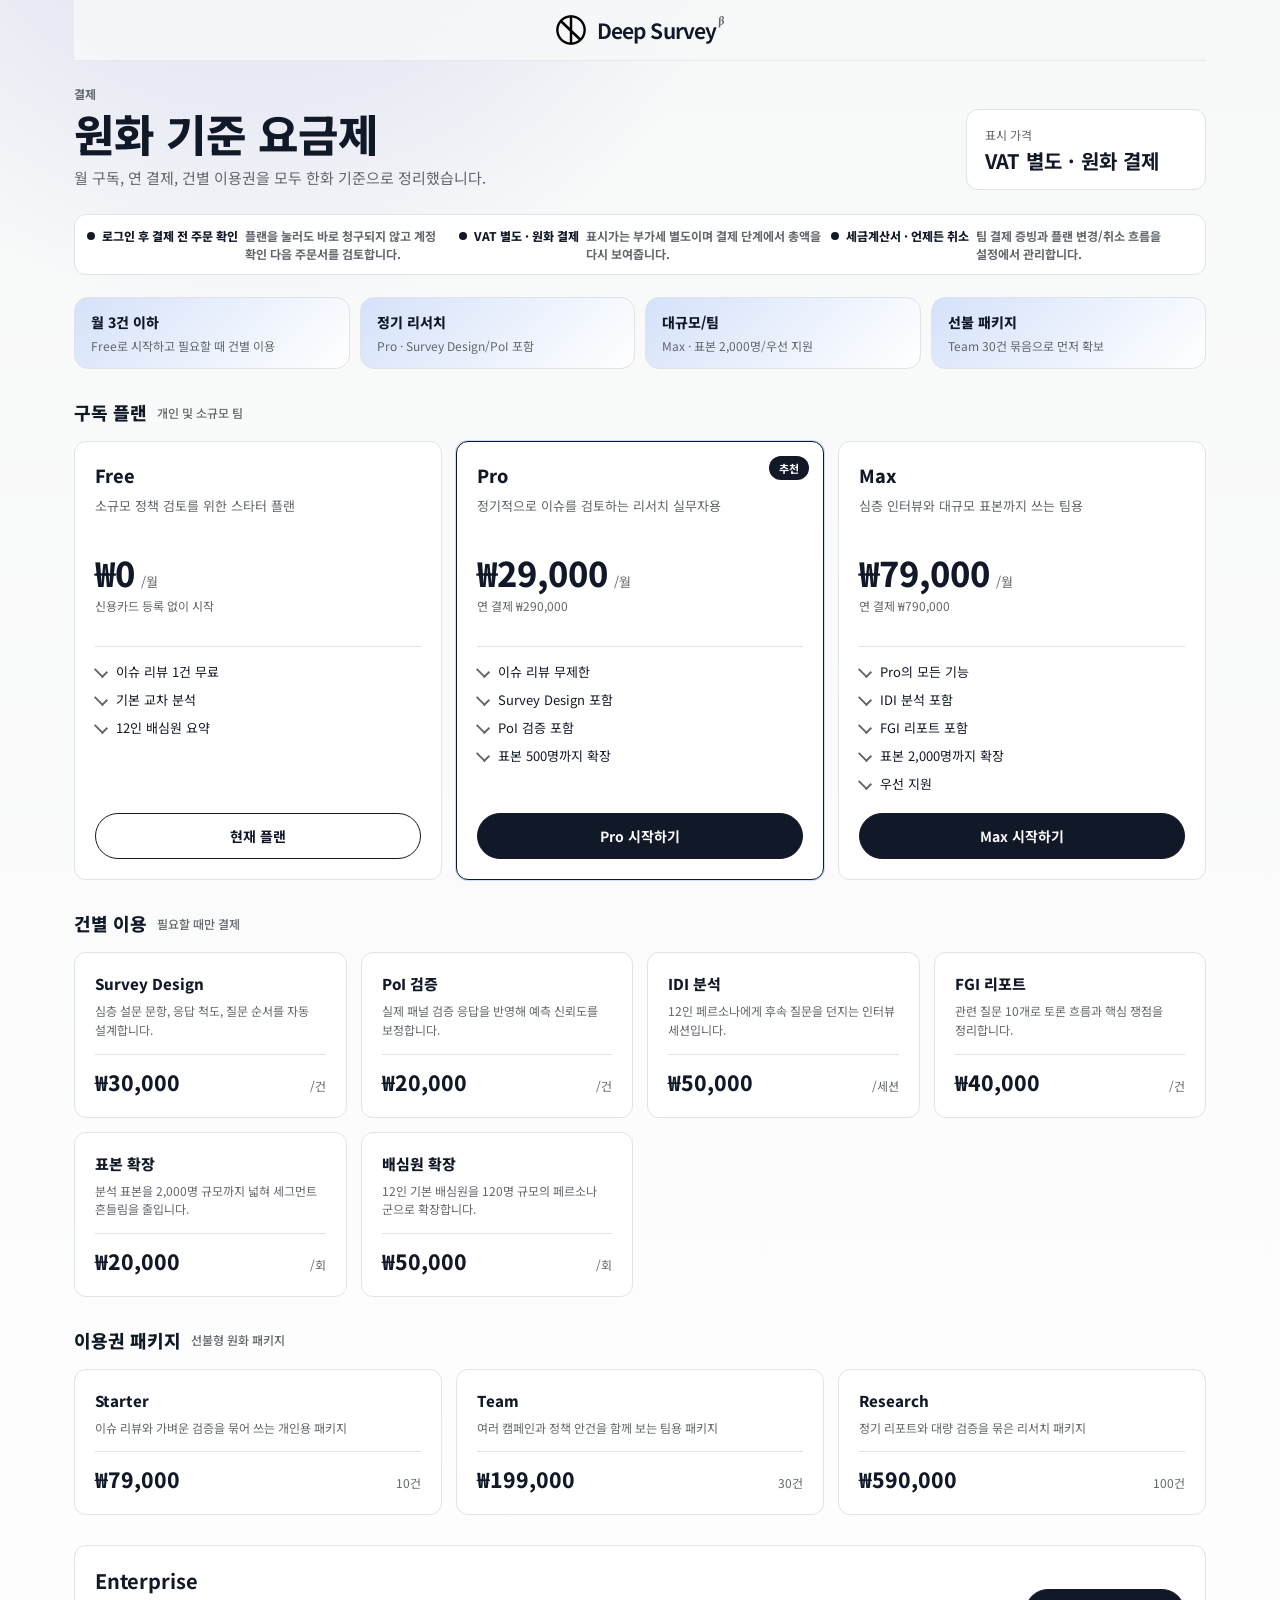
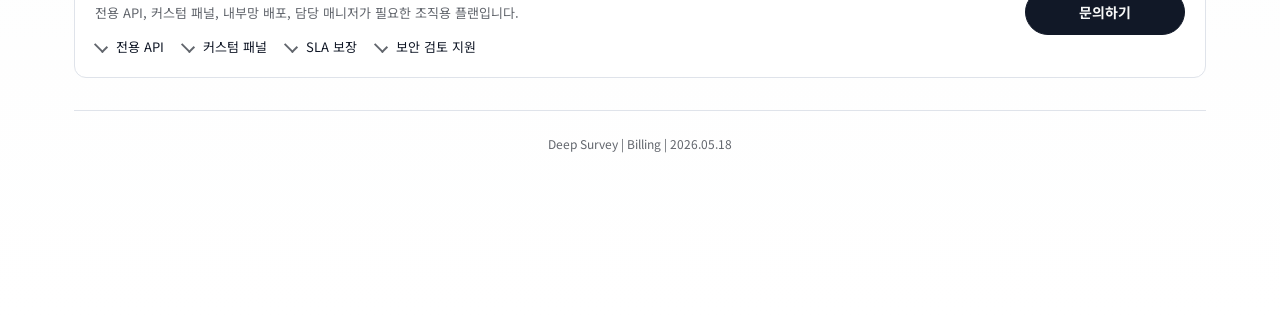
<file: pricing.html>
<!DOCTYPE html>
<html lang="ko" data-theme="light">

<head>
    <meta charset="UTF-8">
    <meta name="viewport" content="width=device-width, initial-scale=1.0">
    <title>Deep Survey - 결제</title>
    <meta name="description" content="로그인 후 주문 확인, 원화/VAT, 세금계산서, 취소 기준을 결제 전 확인하는 Deep Survey 요금제.">
    <meta name="theme-color" content="#ffffff">
    <link rel="icon" href="favicon.ico" sizes="any">
    <link rel="icon" href="favicon.svg" type="image/svg+xml">
    <link rel="icon" href="favicon-32.png" type="image/png" sizes="32x32">
    <link rel="apple-touch-icon" href="apple-touch-icon.png" sizes="180x180">
    <link rel="manifest" href="site.webmanifest">
    <link rel="canonical" href="https://dinoanko.github.io/deep-survey-monitor/pricing.html">
    <meta property="og:type" content="website">
    <meta property="og:site_name" content="Deep Survey">
    <meta property="og:title" content="Deep Survey 요금제 | 원화 결제">
    <meta property="og:description" content="로그인 후 주문 확인, 원화/VAT, 세금계산서, 취소 기준을 결제 전 확인하는 Deep Survey 요금제.">
    <meta property="og:url" content="https://dinoanko.github.io/deep-survey-monitor/pricing.html">
    <meta property="og:image" content="https://dinoanko.github.io/deep-survey-monitor/issue-bg-city.png">
    <meta property="og:image:secure_url" content="https://dinoanko.github.io/deep-survey-monitor/issue-bg-city.png">
    <meta property="og:image:type" content="image/png">
    <meta property="og:image:width" content="1280">
    <meta property="og:image:height" content="720">
    <meta property="og:image:alt" content="Deep Survey 요금제와 결제 전 확인 안내 미리보기">
    <meta name="twitter:card" content="summary_large_image">
    <meta name="twitter:title" content="Deep Survey 요금제 | 원화 결제">
    <meta name="twitter:description" content="플랜 선택 전 주문 확인·원화/VAT·세금계산서·취소 기준을 먼저 확인합니다.">
    <meta name="twitter:image" content="https://dinoanko.github.io/deep-survey-monitor/issue-bg-city.png">
    <link href="https://fonts.googleapis.com/css2?family=Google+Sans:wght@400;500;700&family=Noto+Sans+KR:wght@300;400;500;600;700;800&display=swap" rel="stylesheet">
    <link rel="stylesheet" href="styles.css?v=20260520bb">
    <style>
        .pricing-page {
            padding-bottom: 48px;
        }

        .pricing-overview {
            display: grid;
            grid-template-columns: 1fr auto;
            gap: 20px;
            align-items: end;
            margin-bottom: 24px;
        }

        .pricing-eyebrow {
            font-size: 12px;
            font-weight: 700;
            color: var(--text-secondary);
            margin-bottom: 8px;
        }

        .pricing-overview h1 {
            font-size: clamp(28px, 5vw, 44px);
            line-height: 1.05;
            font-weight: 800;
            margin-bottom: 10px;
            letter-spacing: 0;
        }

        .pricing-overview p {
            color: var(--text-secondary);
            font-size: 15px;
            line-height: 1.6;
        }

        .billing-summary {
            min-width: 240px;
            background: var(--bg-secondary);
            border: 1px solid var(--border-color);
            border-radius: 12px;
            padding: 16px 18px;
        }

        .billing-summary span {
            display: block;
            color: var(--text-secondary);
            font-size: 12px;
            margin-bottom: 6px;
        }

        .billing-summary strong {
            display: block;
            font-size: 20px;
            line-height: 1.2;
        }

        .pricing-checkout-trust {
            display: grid;
            grid-template-columns: repeat(3, minmax(0, 1fr));
            gap: 10px;
            margin: 0 0 22px;
            padding: 12px;
            border: 1px solid var(--border-color);
            border-radius: 12px;
            background: var(--bg-secondary);
        }

        .pricing-checkout-trust span {
            display: flex;
            align-items: flex-start;
            gap: 7px;
            min-width: 0;
            color: var(--text-secondary);
            font-size: 12px;
            font-weight: 700;
            line-height: 1.45;
        }

        .pricing-checkout-trust strong {
            display: block;
            color: var(--text-primary);
            font-size: 12px;
            font-weight: 800;
            white-space: nowrap;
        }

        .pricing-checkout-trust span::before {
            content: '';
            flex: 0 0 8px;
            width: 8px;
            height: 8px;
            margin-top: 5px;
            border-radius: 9999px;
            background: var(--brand-blue);
        }

        .pricing-decision-panel {
            display: grid;
            grid-template-columns: repeat(4, minmax(0, 1fr));
            gap: 10px;
            margin: 0 0 26px;
        }

        .decision-chip {
            min-height: 72px;
            border: 1px solid var(--border-color);
            border-radius: 14px;
            background: linear-gradient(135deg, rgba(0, 82, 255, .14), var(--bg-secondary));
            color: var(--text-primary);
            display: flex;
            flex-direction: column;
            justify-content: center;
            gap: 6px;
            padding: 14px 16px;
            text-decoration: none;
            min-width: 0;
            transition: border-color .15s, transform .15s, background .15s;
        }

        .decision-chip:hover,
        .decision-chip:focus-visible {
            border-color: var(--brand-blue);
            transform: translateY(-1px);
            outline: none;
            background: linear-gradient(135deg, rgba(0, 82, 255, .24), var(--bg-secondary));
        }

        .decision-chip strong {
            font-size: 14px;
            font-weight: 800;
        }

        .decision-chip span {
            color: var(--text-secondary);
            font-size: 12px;
            line-height: 1.35;
        }

        .section-title {
            display: flex;
            align-items: center;
            gap: 10px;
            font-size: 18px;
            font-weight: 800;
            margin: 30px 0 16px;
        }

        .section-title span {
            color: var(--text-secondary);
            font-size: 12px;
            font-weight: 500;
        }

        .plans-grid,
        .feature-grid,
        .package-grid {
            display: grid;
            gap: 14px;
        }

        .plans-grid {
            grid-template-columns: repeat(3, 1fr);
        }

        .feature-grid {
            grid-template-columns: repeat(auto-fit, minmax(260px, 1fr));
        }

        .package-grid {
            grid-template-columns: repeat(3, 1fr);
        }

        .plan-card,
        .feature-card,
        .package-card,
        .enterprise-card {
            background: var(--bg-secondary);
            border: 1px solid var(--border-color);
            border-radius: 12px;
            padding: 20px;
        }

        .plan-card {
            display: flex;
            flex-direction: column;
            min-height: 360px;
            position: relative;
        }

        .plan-card.featured {
            border-color: var(--brand-blue);
            box-shadow: 0 0 0 1px rgba(0, 82, 255, .18);
        }

        .plan-badge {
            position: absolute;
            top: 14px;
            right: 14px;
            background: var(--brand-blue);
            color: #fff;
            border-radius: 9999px;
            padding: 4px 10px;
            font-size: 11px;
            font-weight: 700;
        }

        .plan-name {
            font-size: 18px;
            font-weight: 800;
            margin-bottom: 8px;
        }

        .plan-desc {
            min-height: 42px;
            color: var(--text-secondary);
            font-size: 13px;
            line-height: 1.5;
            margin-bottom: 18px;
        }

        .plan-price {
            display: flex;
            align-items: baseline;
            gap: 6px;
            margin-bottom: 6px;
        }

        .plan-price strong {
            font-size: 34px;
            line-height: 1;
            font-weight: 800;
        }

        .plan-price span {
            color: var(--text-secondary);
            font-size: 13px;
        }

        .annual-price {
            color: var(--text-secondary);
            font-size: 12px;
            margin-bottom: 16px;
        }

        .plan-features {
            display: flex;
            flex-direction: column;
            gap: 9px;
            margin: 16px 0 20px;
            padding-top: 16px;
            border-top: 1px solid var(--border-color);
            flex: 1;
        }

        .plan-feature,
        .enterprise-feature {
            color: var(--text-primary);
            font-size: 13px;
            line-height: 1.45;
        }

        .plan-feature::before,
        .enterprise-feature::before {
            content: '';
            display: inline-block;
            width: 10px;
            height: 6px;
            border-right: 2px solid var(--text-secondary);
            border-bottom: 2px solid var(--text-secondary);
            margin-right: 9px;
            transform: translateY(-2px) rotate(45deg);
        }

        .plan-cta,
        .enterprise-cta {
            width: 100%;
            border: 1px solid var(--text-primary);
            border-radius: 9999px;
            background: var(--text-primary);
            color: var(--bg-primary);
            cursor: pointer;
            font: inherit;
            font-size: 14px;
            font-weight: 700;
            padding: 12px 18px;
            transition: opacity .15s, transform .15s;
        }

        .plan-cta.secondary {
            background: transparent;
            color: var(--text-primary);
        }

        .plan-cta:hover,
        .enterprise-cta:hover {
            opacity: .82;
            transform: translateY(-1px);
        }

        .feature-card h3,
        .package-card h3 {
            font-size: 15px;
            font-weight: 800;
            margin-bottom: 8px;
        }

        .feature-card p,
        .package-card p {
            color: var(--text-secondary);
            font-size: 12px;
            line-height: 1.55;
            margin-bottom: 14px;
        }

        .item-price {
            display: flex;
            align-items: baseline;
            justify-content: space-between;
            gap: 12px;
            border-top: 1px solid var(--border-color);
            padding-top: 12px;
        }

        .item-price strong {
            font-size: 21px;
            font-weight: 800;
        }

        .item-price span {
            color: var(--text-secondary);
            font-size: 12px;
            white-space: nowrap;
        }

        .package-card {
            display: flex;
            flex-direction: column;
        }

        .package-card .item-price {
            margin-top: auto;
        }

        .enterprise-card {
            display: grid;
            grid-template-columns: 1fr auto;
            gap: 20px;
            align-items: center;
            margin-top: 30px;
        }

        .enterprise-card h2 {
            font-size: 20px;
            margin-bottom: 8px;
        }

        .enterprise-card p {
            color: var(--text-secondary);
            font-size: 13px;
            line-height: 1.6;
            margin-bottom: 14px;
        }

        .enterprise-features {
            display: flex;
            flex-wrap: wrap;
            gap: 8px 18px;
        }

        .enterprise-cta {
            min-width: 160px;
        }

        @media (max-width: 900px) {
            .pricing-overview,
            .enterprise-card {
                grid-template-columns: 1fr;
            }

            .pricing-decision-panel {
                grid-template-columns: repeat(2, minmax(0, 1fr));
            }

            .plans-grid,
            .package-grid {
                grid-template-columns: 1fr;
            }
        }

        @media (max-width: 640px) {
            .pricing-checkout-trust,
            .pricing-decision-panel {
                grid-template-columns: 1fr;
                padding: 10px;
            }

            .pricing-checkout-trust strong {
                white-space: normal;
            }
        }
    </style>
</head>

<body>
    <div class="container pricing-page">
        <header class="header">
            <div class="logo">
                <a href="index.html" class="logo-link" aria-label="Deep Survey beta 홈">
                    <img class="brand-logo-icon brand-logo-light" src="logo-icon.png" alt="DS">
                    <img class="brand-logo-icon brand-logo-dark" src="logo-icon-dark.png" alt="DS">
                    <span class="brand-logo-lockup"><span class="brand-logo-name">Deep Survey</span><sup class="brand-beta-mark" aria-label="beta">β</sup></span>
                </a>
            </div>
            <div class="header-actions">
                <a href="index.html" class="nav-tab">← 메인</a>
                <button class="auth-pill account-entry" type="button" id="my-page-button" onclick="openMyPage()" hidden aria-label="내 계정"></button>
                <button class="auth-pill" type="button" id="login-button" onclick="openLogin()">로그인</button>
            </div>
        </header>

        <section class="pricing-overview">
            <div>
                <div class="pricing-eyebrow">결제</div>
                <h1>원화 기준 요금제</h1>
                <p>월 구독, 연 결제, 건별 이용권을 모두 한화 기준으로 정리했습니다.</p>
            </div>
            <div class="billing-summary">
                <span>표시 가격</span>
                <strong>VAT 별도 · 원화 결제</strong>
            </div>
        </section>

        <section class="pricing-checkout-trust" id="pricing-checkout-trust" aria-label="결제 전 확인 안내">
            <span><strong>로그인 후 결제 전 주문 확인</strong>플랜을 눌러도 바로 청구되지 않고 계정 확인 다음 주문서를 검토합니다.</span>
            <span><strong>VAT 별도 · 원화 결제</strong>표시가는 부가세 별도이며 결제 단계에서 총액을 다시 보여줍니다.</span>
            <span><strong>세금계산서 · 언제든 취소</strong>팀 결제 증빙과 플랜 변경/취소 흐름을 설정에서 관리합니다.</span>
        </section>

        <nav class="pricing-decision-panel" aria-label="요금제 빠른 선택">
            <a class="decision-chip" href="#plan-free"><strong>월 3건 이하</strong><span>Free로 시작하고 필요할 때 건별 이용</span></a>
            <a class="decision-chip" href="#plan-pro"><strong>정기 리서치</strong><span>Pro · Survey Design/PoI 포함</span></a>
            <a class="decision-chip" href="#plan-max"><strong>대규모/팀</strong><span>Max · 표본 2,000명/우선 지원</span></a>
            <a class="decision-chip" href="#package-team"><strong>선불 패키지</strong><span>Team 30건 묶음으로 먼저 확보</span></a>
        </nav>

        <section>
            <h2 class="section-title">구독 플랜 <span>개인 및 소규모 팀</span></h2>
            <div class="plans-grid">
                <article class="plan-card" id="plan-free">
                    <div class="plan-name">Free</div>
                    <p class="plan-desc">소규모 정책 검토를 위한 스타터 플랜</p>
                    <div class="plan-price"><strong>₩0</strong><span>/월</span></div>
                    <div class="annual-price">신용카드 등록 없이 시작</div>
                    <div class="plan-features">
                        <div class="plan-feature">이슈 리뷰 1건 무료</div>
                        <div class="plan-feature">기본 교차 분석</div>
                        <div class="plan-feature">12인 배심원 요약</div>
                    </div>
                    <button class="plan-cta secondary">현재 플랜</button>
                </article>

                <article class="plan-card featured" id="plan-pro">
                    <span class="plan-badge">추천</span>
                    <div class="plan-name">Pro</div>
                    <p class="plan-desc">정기적으로 이슈를 검토하는 리서치 실무자용</p>
                    <div class="plan-price"><strong>₩29,000</strong><span>/월</span></div>
                    <div class="annual-price">연 결제 ₩290,000</div>
                    <div class="plan-features">
                        <div class="plan-feature">이슈 리뷰 무제한</div>
                        <div class="plan-feature">Survey Design 포함</div>
                        <div class="plan-feature">PoI 검증 포함</div>
                        <div class="plan-feature">표본 500명까지 확장</div>
                    </div>
                    <button class="plan-cta" aria-describedby="pricing-checkout-trust">Pro 시작하기</button>
                </article>

                <article class="plan-card" id="plan-max">
                    <div class="plan-name">Max</div>
                    <p class="plan-desc">심층 인터뷰와 대규모 표본까지 쓰는 팀용</p>
                    <div class="plan-price"><strong>₩79,000</strong><span>/월</span></div>
                    <div class="annual-price">연 결제 ₩790,000</div>
                    <div class="plan-features">
                        <div class="plan-feature">Pro의 모든 기능</div>
                        <div class="plan-feature">IDI 분석 포함</div>
                        <div class="plan-feature">FGI 리포트 포함</div>
                        <div class="plan-feature">표본 2,000명까지 확장</div>
                        <div class="plan-feature">우선 지원</div>
                    </div>
                    <button class="plan-cta" aria-describedby="pricing-checkout-trust">Max 시작하기</button>
                </article>
            </div>
        </section>

        <section>
            <h2 class="section-title">건별 이용 <span>필요할 때만 결제</span></h2>
            <div class="feature-grid">
                <article class="feature-card">
                    <h3>Survey Design</h3>
                    <p>심층 설문 문항, 응답 척도, 질문 순서를 자동 설계합니다.</p>
                    <div class="item-price"><strong>₩30,000</strong><span>/건</span></div>
                </article>
                <article class="feature-card">
                    <h3>PoI 검증</h3>
                    <p>실제 패널 검증 응답을 반영해 예측 신뢰도를 보정합니다.</p>
                    <div class="item-price"><strong>₩20,000</strong><span>/건</span></div>
                </article>
                <article class="feature-card">
                    <h3>IDI 분석</h3>
                    <p>12인 페르소나에게 후속 질문을 던지는 인터뷰 세션입니다.</p>
                    <div class="item-price"><strong>₩50,000</strong><span>/세션</span></div>
                </article>
                <article class="feature-card">
                    <h3>FGI 리포트</h3>
                    <p>관련 질문 10개로 토론 흐름과 핵심 쟁점을 정리합니다.</p>
                    <div class="item-price"><strong>₩40,000</strong><span>/건</span></div>
                </article>
                <article class="feature-card">
                    <h3>표본 확장</h3>
                    <p>분석 표본을 2,000명 규모까지 넓혀 세그먼트 흔들림을 줄입니다.</p>
                    <div class="item-price"><strong>₩20,000</strong><span>/회</span></div>
                </article>
                <article class="feature-card">
                    <h3>배심원 확장</h3>
                    <p>12인 기본 배심원을 120명 규모의 페르소나 군으로 확장합니다.</p>
                    <div class="item-price"><strong>₩50,000</strong><span>/회</span></div>
                </article>
            </div>
        </section>

        <section>
            <h2 class="section-title">이용권 패키지 <span>선불형 원화 패키지</span></h2>
            <div class="package-grid">
                <article class="package-card">
                    <h3>Starter</h3>
                    <p>이슈 리뷰와 가벼운 검증을 묶어 쓰는 개인용 패키지</p>
                    <div class="item-price"><strong>₩79,000</strong><span>10건</span></div>
                </article>
                <article class="package-card" id="package-team">
                    <h3>Team</h3>
                    <p>여러 캠페인과 정책 안건을 함께 보는 팀용 패키지</p>
                    <div class="item-price"><strong>₩199,000</strong><span>30건</span></div>
                </article>
                <article class="package-card">
                    <h3>Research</h3>
                    <p>정기 리포트와 대량 검증을 묶은 리서치 패키지</p>
                    <div class="item-price"><strong>₩590,000</strong><span>100건</span></div>
                </article>
            </div>
        </section>

        <section class="enterprise-card">
            <div>
                <h2>Enterprise</h2>
                <p>전용 API, 커스텀 패널, 내부망 배포, 담당 매니저가 필요한 조직용 플랜입니다.</p>
                <div class="enterprise-features">
                    <span class="enterprise-feature">전용 API</span>
                    <span class="enterprise-feature">커스텀 패널</span>
                    <span class="enterprise-feature">SLA 보장</span>
                    <span class="enterprise-feature">보안 검토 지원</span>
                </div>
            </div>
            <button class="enterprise-cta">문의하기</button>
        </section>

        <footer class="footer">Deep Survey | Billing | 2026.05.18</footer>
    </div>

    <script src="common-ui.js?v=20260522c"></script>
</body>

</html>
</file>
<file: styles.css>
/* ═══ Coinbase Design System — Deep Survey ═══ */
:root {
  --brand-blue:var(--opinion-agree-strong);
  --bg-primary:#FFFFFF; --bg-secondary:#F9FAFB; --bg-card:#FFFFFF;
  --text-primary:#111827; --text-secondary:#6B7280;
  --opinion-agree:#1597D4; --opinion-agree-strong:#0578B8;
  --opinion-disagree:#D45C4C; --opinion-disagree-strong:#B84C40; --opinion-neutral:#C5CCD6;
  --opinion-agree-soft:rgba(21,151,212,.14); --opinion-agree-glow:rgba(21,151,212,.18); --opinion-disagree-soft:rgba(212,92,76,.15);
  --accent-blue:#111827; --accent-purple:#4B5563; --accent-green:var(--opinion-agree);
  --accent-light-green:var(--opinion-agree); --accent-red:var(--opinion-disagree); --accent-light-red:var(--opinion-disagree);
  --accent-yellow:#4B5563; --accent-orange:#374151; --accent-gray:#D1D5DB;
  --border-color:#E5E7EB;
}
[data-theme="dark"]{
  --bg-primary:#090B0F; --bg-secondary:#11161D; --bg-card:#171F2A;
  --text-primary:#F8FAFC; --text-secondary:#AAB3C0; --border-color:#2B3543;
  --opinion-agree-soft:rgba(21,151,212,.20); --opinion-agree-glow:rgba(21,151,212,.24); --opinion-disagree-soft:rgba(212,92,76,.20);
  --accent-blue:#FFFFFF;
}

*{margin:0;padding:0;box-sizing:border-box}
body{font-family:'Google Sans','Noto Sans KR',-apple-system,sans-serif;background:var(--bg-primary);color:var(--text-primary);min-height:100vh;transition:background .2s,color .2s;word-break:keep-all}
html.audience-b2c{scroll-snap-type:y proximity}

/* Issue detail modal: responsive chart primitives */
.net-opinion-chart,.modal-content,.modal-body,.poll-briefing-card,.detail-analysis-tabs,.analysis-content.active{transition:grid-template-columns .22s ease,width .22s ease,max-width .22s ease,padding .22s ease,border-radius .22s ease,transform .22s ease,opacity .18s ease}
.net-opinion-track{max-width:100%;min-width:0;overflow:hidden}

.mono-icon{--icon-size:1em;--icon-stroke:2px;position:relative;display:inline-block;width:var(--icon-size);height:var(--icon-size);flex:0 0 var(--icon-size);color:var(--text-secondary);vertical-align:-.14em}
.mono-icon::before,.mono-icon::after{content:'';position:absolute;box-sizing:border-box}
.mono-icon-sun::before{inset:18%;border:var(--icon-stroke) solid currentColor;border-radius:50%}
.mono-icon-sun::after{left:50%;top:0;width:var(--icon-stroke);height:100%;background:currentColor;transform:translateX(-50%);box-shadow:calc(var(--icon-size)*.35) 0 0 currentColor,calc(var(--icon-size)*-.35) 0 0 currentColor;opacity:.45}
.mono-icon-moon::before{inset:10%;border-radius:50%;box-shadow:inset calc(var(--icon-size)*-.22) 0 0 currentColor}
.mono-icon-card::before{inset:18% 8%;border:var(--icon-stroke) solid currentColor;border-radius:3px}
.mono-icon-card::after{left:16%;right:16%;top:42%;height:var(--icon-stroke);background:currentColor}
.mono-icon-home::before{left:18%;right:18%;bottom:14%;height:48%;border:var(--icon-stroke) solid currentColor;border-top:0;border-radius:2px}
.mono-icon-home::after{left:22%;top:18%;width:56%;height:56%;border-left:var(--icon-stroke) solid currentColor;border-top:var(--icon-stroke) solid currentColor;transform:rotate(45deg);transform-origin:center}
.mono-icon-hot::before{inset:24%;border-radius:50%;background:currentColor}
.mono-icon-bolt::before{left:36%;top:5%;width:32%;height:90%;background:currentColor;clip-path:polygon(56% 0,100% 0,62% 42%,96% 42%,31% 100%,43% 57%,0 57%)}
.mono-icon-eye::before{inset:24% 4%;border:var(--icon-stroke) solid currentColor;border-radius:50% 50% 46% 46%;transform:rotate(-8deg)}
.mono-icon-eye::after{inset:38%;border-radius:50%;background:currentColor}
.mono-icon-comment::before{inset:16% 8% 24%;border:var(--icon-stroke) solid currentColor;border-radius:4px}
.mono-icon-comment::after{left:28%;bottom:10%;border-style:solid;border-width:calc(var(--icon-size)*.14) calc(var(--icon-size)*.12) 0 0;border-color:currentColor transparent transparent transparent}
.mono-icon-heart::before,.mono-icon-heart::after{top:18%;width:50%;height:70%;border:var(--icon-stroke) solid currentColor;border-bottom:0;border-radius:999px 999px 0 0}
.mono-icon-heart::before{left:9%;transform:rotate(-45deg);transform-origin:50% 70%}
.mono-icon-heart::after{right:9%;transform:rotate(45deg);transform-origin:50% 70%}
.mono-icon-bookmark::before{inset:8% 18%;border:var(--icon-stroke) solid currentColor;border-bottom:0;border-radius:3px 3px 0 0}
.mono-icon-bookmark::after{left:18%;right:18%;bottom:10%;height:35%;background:currentColor;clip-path:polygon(0 0,100% 0,100% 100%,50% 62%,0 100%)}
.mono-icon-share::before{left:18%;bottom:16%;width:54%;height:54%;border-left:var(--icon-stroke) solid currentColor;border-bottom:var(--icon-stroke) solid currentColor}
.mono-icon-share::after{right:10%;top:10%;width:48%;height:48%;border-top:var(--icon-stroke) solid currentColor;border-right:var(--icon-stroke) solid currentColor;transform:rotate(0deg)}
.mono-icon-bars::before{left:14%;bottom:12%;width:10%;height:42%;background:currentColor;box-shadow:calc(var(--icon-size)*.23) calc(var(--icon-size)*-.18) 0 currentColor,calc(var(--icon-size)*.46) calc(var(--icon-size)*-.32) 0 currentColor}
.mono-icon-users::before{left:12%;top:18%;width:34%;height:34%;border:var(--icon-stroke) solid currentColor;border-radius:50%;box-shadow:calc(var(--icon-size)*.36) 0 0 calc(var(--icon-stroke)*-.2) currentColor}
.mono-icon-users::after{left:8%;right:8%;bottom:15%;height:28%;border:var(--icon-stroke) solid currentColor;border-top-left-radius:999px;border-top-right-radius:999px;border-bottom:0}
.mono-icon-clock::before{inset:8%;border:var(--icon-stroke) solid currentColor;border-radius:50%}
.mono-icon-clock::after{left:50%;top:24%;width:var(--icon-stroke);height:32%;background:currentColor;transform-origin:bottom;transform:translateX(-50%) rotate(35deg);box-shadow:calc(var(--icon-size)*.09) calc(var(--icon-size)*.25) 0 currentColor}
.mono-icon-agree::before{left:16%;top:48%;width:28%;height:46%;border:var(--icon-stroke) solid currentColor;border-top:0;border-left:0;transform:rotate(45deg)}
.mono-icon-disagree::before,.mono-icon-disagree::after{left:16%;right:16%;top:48%;height:var(--icon-stroke);background:currentColor;transform:rotate(45deg)}
.mono-icon-disagree::after{transform:rotate(-45deg)}
.mono-icon-neutral::before{left:16%;right:16%;top:48%;height:var(--icon-stroke);background:currentColor}
.mono-icon-target::before{inset:8%;border:var(--icon-stroke) solid currentColor;border-radius:50%;box-shadow:inset 0 0 0 calc(var(--icon-size)*.18) var(--bg-card)}
.mono-icon-target::after{inset:42%;border-radius:50%;background:currentColor}
.mono-icon-risk::before{left:50%;top:6%;transform:translateX(-50%);border-left:calc(var(--icon-size)*.43) solid transparent;border-right:calc(var(--icon-size)*.43) solid transparent;border-bottom:calc(var(--icon-size)*.78) solid currentColor;opacity:.82}
.mono-icon-risk::after{left:50%;top:35%;width:var(--icon-stroke);height:28%;background:var(--bg-card);transform:translateX(-50%);box-shadow:0 calc(var(--icon-size)*.26) 0 var(--bg-card)}
.mono-icon-alert::before{inset:10%;border:var(--icon-stroke) solid currentColor;border-radius:50%}
.mono-icon-alert::after{left:50%;top:25%;width:var(--icon-stroke);height:34%;background:currentColor;transform:translateX(-50%);box-shadow:0 calc(var(--icon-size)*.42) 0 currentColor}
.mono-icon-map::before{inset:12% 28% 30%;border:var(--icon-stroke) solid currentColor;border-radius:50% 50% 50% 0;transform:rotate(-45deg)}
.mono-icon-map::after{left:39%;top:24%;width:22%;height:22%;border-radius:50%;background:currentColor}
.mono-icon-chart::before{left:12%;right:12%;bottom:14%;height:var(--icon-stroke);background:currentColor}
.mono-icon-chart::after{left:20%;bottom:22%;width:12%;height:34%;background:currentColor;box-shadow:calc(var(--icon-size)*.24) calc(var(--icon-size)*-.12) 0 currentColor,calc(var(--icon-size)*.48) calc(var(--icon-size)*-.28) 0 currentColor}
.mono-icon-lock::before{left:22%;right:22%;bottom:12%;height:46%;border:var(--icon-stroke) solid currentColor;border-radius:3px}
.mono-icon-lock::after{left:31%;right:31%;top:8%;height:44%;border:var(--icon-stroke) solid currentColor;border-bottom:0;border-radius:999px 999px 0 0}
.mono-icon-person::before{left:33%;top:14%;width:34%;height:34%;border:var(--icon-stroke) solid currentColor;border-radius:50%}
.mono-icon-person::after{left:20%;right:20%;bottom:12%;height:34%;border:var(--icon-stroke) solid currentColor;border-bottom:0;border-radius:999px 999px 0 0}
.mono-icon-ruler::before{inset:20% 6%;border:var(--icon-stroke) solid currentColor;border-radius:2px;transform:rotate(-22deg)}
.mono-icon-ruler::after{left:26%;top:43%;width:5%;height:var(--icon-stroke);background:currentColor;box-shadow:calc(var(--icon-size)*.14) 0 0 currentColor,calc(var(--icon-size)*.28) 0 0 currentColor,calc(var(--icon-size)*.42) 0 0 currentColor}
.mono-icon-down::before{left:16%;top:20%;width:68%;height:48%;border-left:var(--icon-stroke) solid currentColor;border-bottom:var(--icon-stroke) solid currentColor;transform:rotate(-45deg)}
.mono-icon-refresh::before{inset:14%;border:var(--icon-stroke) solid currentColor;border-left-color:transparent;border-radius:50%}
.mono-icon-refresh::after{right:8%;top:20%;border-left:calc(var(--icon-size)*.16) solid currentColor;border-top:calc(var(--icon-size)*.1) solid transparent;border-bottom:calc(var(--icon-size)*.1) solid transparent}
.mono-icon-bot::before{left:18%;right:18%;bottom:16%;height:54%;border:var(--icon-stroke) solid currentColor;border-radius:5px}
.mono-icon-bot::after{left:30%;top:34%;width:10%;height:10%;border-radius:50%;background:currentColor;box-shadow:calc(var(--icon-size)*.3) 0 0 currentColor}
.mono-icon-idea::before{left:26%;top:10%;width:48%;height:48%;border:var(--icon-stroke) solid currentColor;border-radius:50%}
.mono-icon-idea::after{left:34%;right:34%;bottom:14%;height:22%;border-top:var(--icon-stroke) solid currentColor;border-bottom:var(--icon-stroke) solid currentColor}
.mono-icon-check::before{left:15%;top:46%;width:28%;height:45%;border:var(--icon-stroke) solid currentColor;border-top:0;border-left:0;transform:rotate(45deg)}
.mono-icon-gear::before{inset:14%;border:var(--icon-stroke) solid currentColor;border-radius:50%;box-shadow:0 calc(var(--icon-size)*-.22) 0 calc(var(--icon-stroke)*-.2) currentColor,0 calc(var(--icon-size)*.22) 0 calc(var(--icon-stroke)*-.2) currentColor,calc(var(--icon-size)*.22) 0 0 calc(var(--icon-stroke)*-.2) currentColor,calc(var(--icon-size)*-.22) 0 0 calc(var(--icon-stroke)*-.2) currentColor}
.mono-icon-gear::after{inset:39%;border-radius:50%;background:currentColor}
.mono-icon-news::before{inset:10%;border:var(--icon-stroke) solid currentColor;border-radius:2px}
.mono-icon-news::after{left:24%;right:20%;top:32%;height:var(--icon-stroke);background:currentColor;box-shadow:0 calc(var(--icon-size)*.18) 0 currentColor,0 calc(var(--icon-size)*.36) 0 currentColor}
.mono-icon-tag::before{inset:16% 12% 18% 18%;border:var(--icon-stroke) solid currentColor;border-radius:3px;transform:rotate(-18deg)}
.mono-icon-tag::after{left:31%;top:28%;width:13%;height:13%;border-radius:50%;background:currentColor}
.mono-icon-inline{--icon-size:14px;margin-right:5px}
.theme-toggle .mono-icon,.nav-tab .mono-icon{--icon-size:14px}
.hot-card .fire .mono-icon{--icon-size:16px}
.stats .mono-icon,.issue-meta .mono-icon,.quick-stat .mono-icon{--icon-size:13px;margin-right:4px}
.sr-only{position:absolute;width:1px;height:1px;padding:0;margin:-1px;overflow:hidden;clip:rect(0,0,0,0);white-space:nowrap;border:0}

.container{max-width:1280px;margin:0 auto;padding:0 20px}

/* Header */
.header{position:sticky;top:0;z-index:1000;display:grid;grid-template-columns:minmax(0,1fr) auto minmax(0,1fr);align-items:center;padding:14px 0;border-bottom:1px solid var(--border-color);margin-bottom:18px;gap:10px;background:var(--bg-primary);background:color-mix(in srgb,var(--bg-primary) 94%,transparent);backdrop-filter:blur(14px);transform:translateY(0);opacity:1;transition:padding .2s ease,box-shadow .2s ease,background .2s ease,transform .22s ease,opacity .18s ease}
.header.is-compact{padding:8px 0;box-shadow:0 10px 28px rgba(17,24,39,.08)}
.header.is-hidden{transform:translateY(calc(-100% - 18px));opacity:0;pointer-events:none}
.header-user-actions{grid-column:1;display:flex;align-items:center;justify-content:flex-start;gap:10px;min-width:0}
.logo{grid-column:2;display:flex;align-items:center;justify-content:center;gap:6px}
.logo-link{display:flex;align-items:center;gap:10px;text-decoration:none;color:inherit}
.brand-logo-icon{width:42px;height:42px;object-fit:contain;display:block;transition:width .2s ease,height .2s ease}
.brand-logo-lockup{display:inline-flex;align-items:flex-start;gap:3px;white-space:nowrap}
.brand-logo-name{font-size:26px;font-weight:900;line-height:1;color:var(--text-primary);white-space:nowrap;transition:font-size .2s ease}
.brand-beta-mark{font-family:Georgia,'Times New Roman',serif;font-size:12px;font-style:italic;font-weight:850;line-height:1;color:var(--text-secondary);letter-spacing:-.02em;transform:translateY(-.42em) rotate(-8deg);transform-origin:left bottom;text-shadow:0 1px 0 color-mix(in srgb,var(--bg-primary) 82%,transparent)}
.header.is-compact .brand-logo-icon{width:34px;height:34px}
.header.is-compact .brand-logo-name{font-size:23px}
.header.is-compact .brand-beta-mark{font-size:10px}
.brand-logo-wordmark{height:32px;width:auto;display:block}
.brand-logo-dark{display:none}
[data-theme="dark"] .brand-logo-light{display:none}
[data-theme="dark"] .brand-logo-dark{display:block}
.logo-icon{width:44px;height:44px;background:var(--brand-blue);border-radius:50%;display:flex;align-items:center;justify-content:center;font-size:22px;color:#fff}
.logo-text h1{font-size:20px;font-weight:700;color:var(--brand-blue)}
.logo-text p{font-size:13px;color:var(--text-secondary)}
.header-actions{grid-column:3;display:flex;align-items:center;justify-content:flex-end;gap:12px;min-width:0;opacity:1;visibility:visible;pointer-events:auto;transform:none}
.header-action-pill{background:transparent;border:1px solid var(--border-color);padding:8px 16px;border-radius:9999px;display:flex;align-items:center;gap:6px;font-size:13px;height:40px;color:var(--text-primary)}
.header-action-pill strong{font-weight:600}
.header-action-pill span{color:var(--text-secondary)}
.audience-switcher{display:flex;align-items:center;gap:4px;border:1px solid var(--border-color);border-radius:9999px;padding:4px;background:var(--bg-card)}
.audience-mode{min-height:36px;border:0;background:transparent;color:var(--text-secondary);border-radius:9999px;padding:7px 12px;font-family:inherit;font-size:13px;font-weight:800;cursor:pointer;display:inline-flex;align-items:center;justify-content:center;gap:7px;transition:background .15s,color .15s}
.audience-mode.active{background:var(--text-primary);color:var(--bg-primary)}
.audience-home{width:40px;padding-inline:0}
.audience-home .mono-icon{--icon-size:16px;--icon-stroke:2.2px;color:currentColor}
.audience-ds-logo{position:relative;width:17px;height:17px;display:inline-grid;place-items:center;flex:0 0 17px}
.audience-ds-icon{position:absolute;inset:0;width:17px;height:17px;object-fit:contain}
.audience-ds-icon-dark{display:none}
.audience-mode.active .audience-ds-icon-light{display:none}
.audience-mode.active .audience-ds-icon-dark{display:block}
[data-theme="dark"] .audience-mode:not(.active) .audience-ds-icon-light{display:none}
[data-theme="dark"] .audience-mode:not(.active) .audience-ds-icon-dark{display:block}
[data-theme="dark"] .audience-mode.active .audience-ds-icon-light{display:block}
[data-theme="dark"] .audience-mode.active .audience-ds-icon-dark{display:none}
.theme-toggle{background:transparent;border:1px solid var(--text-primary);border-radius:9999px;padding:8px 16px;cursor:pointer;display:flex;align-items:center;gap:6px;font-size:13px;font-weight:600;color:var(--text-primary);transition:all .15s}
.theme-toggle:hover{background:var(--bg-secondary)}

.nav-tabs{display:flex;gap:8px;margin-bottom:24px;flex-wrap:wrap}
.nav-tab{padding:8px 24px;background:var(--bg-primary);border:1px solid var(--text-primary);border-radius:9999px;cursor:pointer;display:flex;align-items:center;gap:6px;color:var(--text-primary);font-size:14px;font-weight:600;transition:all .15s;text-decoration:none;height:40px;line-height:1.43}
.nav-tab[hidden]{display:none}
.nav-tab.active{background:var(--text-primary);border-color:var(--text-primary);color:var(--bg-primary)}
.auth-pill{height:40px;padding:8px 16px;border:1px solid var(--text-primary);border-radius:9999px;background:var(--bg-primary);color:var(--text-primary);font-family:inherit;font-size:14px;font-weight:700;line-height:1;cursor:pointer;transition:background .15s,color .15s,transform .15s}
.auth-pill[hidden]{display:none}
.auth-pill:hover{background:var(--bg-secondary);transform:translateY(-1px)}
.auth-pill.signed-in{background:var(--text-primary);color:var(--bg-primary)}
.auth-pill.signed-in{display:inline-flex;align-items:center;gap:7px;padding:6px 10px 6px 6px}
.auth-context-note{max-width:150px;color:var(--text-secondary);font-size:11px;font-weight:850;line-height:1.25;letter-spacing:-.02em}
.account-avatar-button{width:28px;height:28px;border-radius:9999px;background:var(--text-primary);color:var(--bg-primary);display:inline-flex;align-items:center;justify-content:center;font-size:12px;font-weight:950;line-height:1}
.auth-pill.signed-in .account-avatar-button{background:var(--bg-primary);color:var(--text-primary)}
.account-plan-badge{display:inline-flex;align-items:center;justify-content:center;min-width:34px;min-height:20px;padding:3px 7px;border-radius:9999px;border:1px solid color-mix(in srgb,var(--text-primary) 22%,transparent);background:var(--bg-secondary);color:var(--text-secondary);font-size:10px;font-weight:950;letter-spacing:.04em;line-height:1}
.account-plan-pro{color:var(--opinion-agree-strong);background:var(--opinion-agree-soft)}
.account-plan-max{color:var(--opinion-disagree-strong);background:var(--opinion-disagree-soft)}
.settings-wrap{position:relative}
.header-actions .settings-wrap{margin-left:auto}
.settings-toggle{width:40px;height:40px;border:1px solid var(--text-primary);border-radius:9999px;background:var(--bg-primary);color:var(--text-primary);display:flex;align-items:center;justify-content:center;cursor:pointer;transition:background .15s,transform .15s}
.settings-toggle:hover,.settings-toggle[aria-expanded="true"]{background:var(--bg-secondary);transform:translateY(-1px)}
.settings-toggle .mono-icon{--icon-size:16px}
.settings-popover{position:absolute;right:0;top:calc(100% + 8px);z-index:1200;width:min(380px,calc(100vw - 32px));max-height:min(720px,calc(100vh - 88px));overflow:auto;padding:14px;background:var(--bg-card);border:1px solid var(--border-color);border-radius:10px;box-shadow:0 18px 44px rgba(17,24,39,.16)}
.header-user-actions .settings-popover{left:0;right:auto}
.settings-popover[hidden]{display:none}
.settings-title-row{display:flex;align-items:center;justify-content:space-between;gap:10px;margin-bottom:12px}
.settings-title{font-size:13px;font-weight:900;margin-bottom:12px}
.settings-title-row .settings-title{margin-bottom:0}
.settings-badge{border:1px solid var(--border-color);border-radius:9999px;background:var(--bg-secondary);color:var(--text-secondary);font-size:10px;font-weight:900;padding:4px 7px;white-space:nowrap}
.settings-group{border-top:1px solid var(--border-color);padding-top:12px;margin-top:12px}
.settings-group:first-of-type{border-top:0;margin-top:0;padding-top:0}
.settings-group > span{display:block;color:var(--text-secondary);font-size:11px;font-weight:900;margin-bottom:8px}
.settings-subtext{display:inline-block;margin-left:6px;font-style:normal;font-weight:800;color:var(--text-secondary);opacity:.72}
.settings-segmented{display:grid;grid-template-columns:1fr 1fr;gap:4px;border:1px solid var(--border-color);border-radius:9999px;padding:4px;background:var(--bg-secondary)}
.settings-segmented-theme{grid-template-columns:1fr 1fr 1fr}
.settings-segmented button{border:0;border-radius:9999px;background:transparent;color:var(--text-secondary);font-family:inherit;font-size:12px;font-weight:900;padding:8px;cursor:pointer}
.settings-segmented button.active{background:var(--text-primary);color:var(--bg-primary)}
.settings-account-stats{display:grid;grid-template-columns:1fr 1fr;gap:7px;margin-top:10px}
.settings-account-stats span{border:1px solid var(--border-color);border-radius:8px;background:var(--bg-primary);padding:8px;color:var(--text-secondary);font-size:11px;font-weight:850;text-align:center}
.settings-account-stats strong{display:block;color:var(--text-primary);font-size:15px}
.settings-actions{display:flex;gap:8px;margin-top:10px;flex-wrap:wrap}
.settings-actions button,.settings-login-btn{border:1px solid var(--text-primary);border-radius:9999px;background:var(--bg-primary);color:var(--text-primary);font-family:inherit;font-size:12px;font-weight:900;padding:9px 12px;cursor:pointer}
.settings-actions button:first-child,.settings-login-btn{background:var(--text-primary);color:var(--bg-primary)}
@media(max-width:720px){.auth-context-note{display:none}}

.change-up{color:#05B16C}
.change-down{color:#FA3737}

/* Pulse */
.pulse{position:relative;display:inline-flex;align-items:center;justify-content:center;width:13px;height:13px;flex:0 0 13px;border-radius:999px;background:transparent}
.pulse::before{content:'';width:7px;height:7px;border-radius:999px;background:#ef4444;box-shadow:0 0 0 2px rgba(239,68,68,.16),0 0 12px rgba(239,68,68,.75);animation:radarLightBlink 1.08s ease-in-out infinite}
.pulse::after{content:'';position:absolute;inset:0;border:1px solid rgba(239,68,68,.52);border-radius:999px;animation:radarLightRing 1.08s ease-out infinite}
@keyframes radarLightBlink{0%,100%{opacity:1;transform:scale(1)}50%{opacity:.42;transform:scale(.78)}}
@keyframes radarLightRing{0%{opacity:.8;transform:scale(.72)}100%{opacity:0;transform:scale(1.7)}}

/* Trending */
.trending-section{--ticker-row-height:44px;order:-2;display:grid;grid-template-columns:minmax(148px,auto) minmax(0,1fr);align-items:stretch;background:var(--bg-secondary);border:1px solid var(--border-color);border-radius:10px;margin:0 0 14px;overflow:hidden;transition:border-color .15s,box-shadow .15s}
.trending-section:hover,.trending-section:focus-within{border-color:var(--text-primary);box-shadow:0 8px 24px rgba(0,0,0,.08)}
.trending-header{display:flex;justify-content:flex-start;align-items:center;min-height:var(--ticker-row-height);padding:0 14px;border-right:1px solid var(--border-color);cursor:pointer;gap:10px}
.trending-header h3{font-size:13px;display:flex;align-items:center;gap:8px;white-space:nowrap}
.trend-refresh-status{display:flex;align-items:center;justify-content:flex-start;gap:7px;flex:1 1 auto;min-width:0;color:var(--text-secondary);font-size:10px;font-weight:800;white-space:nowrap}
.trend-refresh-status #trend-refresh-status{display:block;overflow:hidden;text-overflow:ellipsis}
.trend-powered{color:color-mix(in srgb,var(--text-secondary) 72%,var(--bg-card));font-weight:800;letter-spacing:0;text-transform:none}
.trend-powered-header{display:inline-flex;flex:0 0 auto;margin-left:auto;font-size:10.5px;white-space:nowrap}
.trend-refresh-control{width:44px;height:44px;flex:0 0 44px;display:inline-flex;align-items:center;justify-content:center;border:1px solid var(--border-color);border-radius:999px;background:var(--bg-card);color:var(--text-primary);font-family:inherit;line-height:1;padding:0;cursor:pointer;white-space:nowrap}
.trend-refresh-control:hover,.trend-refresh-control:focus-visible{border-color:var(--text-primary);outline:0;box-shadow:0 0 0 2px color-mix(in srgb,var(--text-primary) 14%,transparent)}
.trend-control-icon{position:relative;display:block;width:14px;height:14px;color:currentColor}
.trend-control-icon.is-pause::before,.trend-control-icon.is-pause::after{content:'';position:absolute;top:2px;bottom:2px;width:3px;border-radius:2px;background:currentColor}
.trend-control-icon.is-pause::before{left:3px}
.trend-control-icon.is-pause::after{right:3px}
.trend-control-icon.is-play::before{content:'';position:absolute;left:4px;top:2px;border-left:9px solid currentColor;border-top:5px solid transparent;border-bottom:5px solid transparent}
.trending-header::after{display:none}
.trending-list{display:block;height:var(--ticker-row-height);overflow:hidden;background:var(--bg-card);scrollbar-width:none}
.trending-list::-webkit-scrollbar{display:none}
.trending-track{display:flex;flex-direction:column;will-change:transform;transition:transform .42s cubic-bezier(.2,.8,.2,1)}
.trending-list.is-paused .trending-track{transition:none}
.trending-item{height:var(--ticker-row-height);padding:0 12px;display:flex;align-items:center;gap:7px;cursor:pointer;transition:background .15s,color .15s;border-top:1px solid var(--border-color);background:transparent;min-width:0}
.trending-item:first-child{border-top:0}
.trending-item:nth-child(n+12){display:none}
.trending-item:hover{background:var(--bg-secondary)}
.trending-item:focus-visible{outline:2px solid var(--text-primary);outline-offset:-3px;background:var(--bg-secondary);box-shadow:inset 0 0 0 2px color-mix(in srgb,var(--text-primary) 18%,transparent)}
.trending-section.is-vertical{grid-template-columns:1fr;align-items:stretch}
.trending-section.is-vertical .trending-header{border-right:0;border-bottom:1px solid var(--border-color)}
.trending-section.is-vertical .trending-list{height:auto;overflow:visible}
.trending-section.is-vertical .trending-track{transform:none!important;transition:none}
.trending-section.is-vertical .trending-item{display:grid;grid-template-columns:34px minmax(0,1fr) max-content;width:100%;height:auto;min-height:var(--ticker-row-height);padding:8px 12px;align-items:center}
.trending-section.is-vertical .trending-item[aria-hidden="true"]{display:none}

@media(max-width:760px){.trending-section{grid-template-columns:1fr}.trending-header{flex-wrap:nowrap;border-right:0;border-bottom:1px solid var(--border-color);padding-block:0}.trend-refresh-status{width:auto;justify-content:flex-start}.trend-refresh-status #trend-refresh-status{white-space:nowrap}}
@keyframes issueTicker{to{transform:translateY(var(--ticker-offset))}}
.trend-rank{font-size:13px;font-weight:900;width:30px;flex:0 0 30px;color:var(--text-primary)}
.trend-rank.gold{color:#fbbf24}.trend-rank.silver{color:#94a3b8}.trend-rank.bronze{color:#f97316}
.trend-info{display:flex;flex:1;flex-direction:column;align-items:flex-start;justify-content:center;gap:1px;min-width:0}
.trend-name{font-size:12px;font-weight:900;line-height:1.15;max-width:100%;min-width:0;overflow:hidden;text-overflow:ellipsis;white-space:nowrap}
.trending-section.is-vertical .trend-info{width:100%;min-width:0}
.trending-section.is-vertical .trend-name{display:block;max-width:none;overflow:visible;text-overflow:clip;white-space:normal;line-height:1.3;overflow-wrap:anywhere;word-break:keep-all}

.trend-change{font-size:11px;font-weight:900;padding:2px 6px;border-radius:9999px;margin-left:auto;white-space:nowrap}
.trending-section.is-vertical .trend-change{justify-self:end;margin-left:0}
.trend-up{color:#05B16C;background:rgba(5,177,108,.12)}
.trend-new{color:var(--opinion-agree-strong);background:var(--opinion-agree-soft)}
.trend-score{color:var(--text-secondary);background:var(--bg-secondary);border:1px solid var(--border-color)}

/* Hot Section */
.hot-section{margin-bottom:24px}
.hot-header{display:flex;justify-content:space-between;align-items:center;margin-bottom:14px}
.hot-header h3{font-size:16px;display:flex;align-items:center;gap:8px}
.live-feed-meta{font-size:11px;color:var(--text-secondary);white-space:nowrap}
.hot-badge{background:#FA3737;color:#fff;padding:3px 8px;border-radius:9999px;font-size:10px;font-weight:700}
@keyframes glow{0%,100%{box-shadow:0 0 5px rgba(250,55,55,.3)}50%{box-shadow:0 0 12px rgba(250,55,55,.5)}}
.hot-carousel{display:grid;grid-template-columns:repeat(auto-fill,minmax(240px,1fr));gap:12px}
.hot-card{background:var(--bg-card);border:1px solid var(--border-color);border-radius:12px;padding:16px;cursor:pointer;transition:all .15s}
.hot-card:hover{transform:translateY(-3px);border-color:var(--opinion-agree)}
.hot-card:focus-visible{outline:2px solid var(--text-primary);outline-offset:3px;border-color:var(--text-primary);box-shadow:0 0 0 4px color-mix(in srgb,var(--text-primary) 18%,transparent)}
.hot-card-header{display:flex;justify-content:space-between;align-items:flex-start;margin-bottom:10px}
.hot-card .cat{font-size:10px;padding:3px 8px;border-radius:9999px;background:var(--opinion-agree-soft);color:var(--opinion-agree-strong)}
.hot-card .fire{display:inline-flex;align-items:center;color:var(--text-secondary)}
.hot-card h4{font-size:15px;font-weight:600;margin-bottom:8px;line-height:1.4}
.hot-card .stats{display:flex;gap:12px;font-size:13px;color:var(--text-secondary)}
.hot-card-trust{display:inline-flex;align-items:center;gap:6px;width:max-content;max-width:100%;margin:0 0 9px;padding:4px 8px;border:1px solid var(--border-color);border-radius:999px;background:var(--bg-secondary);color:var(--text-secondary);font-size:11px;font-weight:850;line-height:1.25;letter-spacing:-.01em}
.hot-card-trust::before{content:'출처';flex:0 0 auto;border-radius:999px;background:var(--opinion-agree-soft);color:var(--opinion-agree-strong);padding:2px 6px;font-size:9px;font-weight:950;letter-spacing:.04em}
@media(max-width:640px){.hot-card-trust{display:flex;width:100%;white-space:normal;align-items:flex-start}.hot-card-trust::before{margin-top:-1px}}

/* Issue Grid */
.issue-section{margin-bottom:24px}
.issue-grid{display:grid;grid-template-columns:repeat(auto-fill,minmax(300px,1fr));gap:16px;margin-bottom:32px}
@media(max-width:640px){.issue-grid{grid-template-columns:1fr}}
.issue-card{background:var(--bg-secondary);border:1px solid var(--border-color);border-radius:12px;overflow:hidden;transition:all .15s;cursor:pointer;position:relative;min-width:0}
.issue-card:hover{border-color:var(--opinion-agree);transform:translateY(-2px)}
.issue-card:focus-visible{outline:3px solid color-mix(in srgb,var(--opinion-agree) 70%,#fff);outline-offset:3px;border-color:var(--opinion-agree)}
.issue-card.hot::before,.issue-card.new::before{display:none}
.issue-card-header{position:relative;isolation:isolate;overflow:hidden;padding:16px;border-bottom:1px solid var(--border-color);background:#111827;background-image:linear-gradient(90deg,rgba(9,14,24,.9) 0%,rgba(9,14,24,.72) 45%,rgba(9,14,24,.38) 100%),var(--issue-bg-image,linear-gradient(135deg,#111827,#374151));background-size:cover;background-position:center;color:#fff}
.issue-card-header::after{content:'';position:absolute;inset:0;z-index:-1;background:linear-gradient(180deg,rgba(255,255,255,.06),rgba(0,0,0,.18));pointer-events:none}
.issue-card-header > *{position:relative;z-index:1}

.issue-card.is-previewing .issue-category,
.issue-card.is-previewing .issue-meta,
.issue-card.is-previewing .issue-share-actions{display:none}
.issue-category{display:inline-block;padding:3px 8px;font-size:10px;font-weight:800;border-radius:9999px;margin-bottom:8px;background:rgba(255,255,255,.16);border:1px solid rgba(255,255,255,.28);color:rgba(255,255,255,.92);backdrop-filter:blur(8px)}
.cat-economy,.cat-welfare,.cat-politics,.cat-industry{background:rgba(255,255,255,.16);color:rgba(255,255,255,.92)}
.issue-title{font-size:16px;font-weight:600;line-height:1.4;margin-bottom:6px;color:#fff;text-shadow:0 2px 14px rgba(0,0,0,.42)}
.issue-meta{font-size:13px;color:rgba(255,255,255,.82);display:flex;gap:10px;text-shadow:0 1px 10px rgba(0,0,0,.34)}




.issue-meta .mono-icon{color:currentColor}
.issue-card-body{padding:16px}
.issue-card-preview{position:relative;display:flex;align-items:center;justify-content:center;min-height:170px;background:#111827;background-image:linear-gradient(120deg,rgba(8,12,20,.88),rgba(8,12,20,.38)),var(--issue-preview-image,linear-gradient(135deg,#111827,#374151));background-size:cover;background-position:center;overflow:hidden}
.issue-card-preview::after{content:'';position:absolute;inset:18%;border:1px solid rgba(255,255,255,.14);transform:skewX(-12deg);pointer-events:none}
[data-theme="dark"] .issue-card-preview{background-color:var(--bg-primary)}
.issue-card-preview-mark{width:84px;height:84px;border:2px solid rgba(255,255,255,.66);border-radius:50%;position:relative;box-shadow:0 0 32px rgba(34,134,165,.28)}
.issue-card-preview-mark::before,.issue-card-preview-mark::after{content:'';position:absolute;background:rgba(255,255,255,.66);left:50%;top:14%;bottom:14%;width:2px;transform:translateX(-50%)}
.issue-card-preview-mark::after{top:23%;bottom:23%;transform:translateX(-50%) rotate(-45deg)}
.issue-card.show-chart .issue-card-poll{animation:card-chart-in .24s ease-out both}
@keyframes card-chart-in{from{opacity:0;transform:translateY(6px)}to{opacity:1;transform:translateY(0)}}
.scale-bar{display:flex;height:8px;border-radius:9999px;overflow:hidden;margin-bottom:10px}
.scale-strongly-agree{background:var(--opinion-agree-strong)}
.scale-agree{background:var(--opinion-agree)}
.scale-disagree{background:var(--opinion-disagree)}
.scale-strongly-disagree{background:var(--opinion-disagree-strong)}
.scale-unsure{background:var(--opinion-neutral)}
.quick-stats{display:flex;justify-content:space-between;font-size:13px}
.quick-stat{display:flex;align-items:center;gap:4px}
.issue-share-actions{display:flex;align-items:center;justify-content:flex-end;gap:10px;margin-top:14px;padding-top:12px;border-top:1px solid var(--border-color);flex-wrap:wrap;position:relative}
.issue-share-btn{border:1px solid var(--border-color);background:var(--bg-card);color:var(--text-primary);border-radius:9999px;padding:7px 10px;font-family:inherit;font-size:12px;font-weight:700;line-height:1;cursor:pointer;transition:border-color .15s,background .15s,transform .15s}
.issue-share-btn:hover{border-color:var(--text-primary);background:var(--bg-secondary);transform:translateY(-1px)}
.issue-share-btn.primary{background:var(--text-primary);border-color:var(--text-primary);color:var(--bg-primary)}
.issue-action-btn,.issue-action-stat{border:0;background:transparent;color:var(--text-secondary);font-family:inherit;font-size:14px;font-weight:800;line-height:1;display:inline-flex;align-items:center;gap:6px;min-height:36px;padding:4px 3px}
.issue-action-btn{cursor:pointer;transition:color .15s,transform .15s}
.issue-action-btn:hover{color:var(--text-primary);transform:translateY(-1px)}
.issue-action-btn.active{color:var(--text-primary)}
.issue-vote-surface{display:flex;align-items:center;flex:1 1 420px;min-width:280px;max-width:560px;margin-right:auto}
.issue-vote-scale{display:flex;align-items:center;gap:10px;flex:1 1 340px;min-width:280px;max-width:460px;margin-right:auto}
.issue-vote-scale-label{flex:0 0 auto;color:var(--text-secondary);font-size:13px;font-weight:900;line-height:1;letter-spacing:0;white-space:nowrap}
.issue-vote-scale-label.agree{color:var(--opinion-agree-strong)}
.issue-vote-scale-label.disagree{color:var(--opinion-disagree-strong)}
.issue-vote-options{--vote-dot-max:44px;--vote-dot-mid:26.4px;--vote-dot-min:15.84px;display:flex;align-items:center;justify-content:space-between;gap:10px;flex:1;min-width:0}
.issue-vote-dot{--dot-size:var(--vote-dot-max);--dot-hit-size:44px;--vote-color:var(--opinion-agree);--vote-color-strong:var(--opinion-agree-strong);position:relative;display:inline-grid;place-items:center;width:var(--dot-hit-size);height:var(--dot-hit-size);min-width:var(--dot-hit-size);min-height:var(--dot-hit-size);padding:0;border:0;border-radius:50%;background:transparent;color:var(--vote-color-strong);box-shadow:none;transition:color .15s,transform .15s}
.issue-vote-dot::before{content:'';width:var(--dot-size);height:var(--dot-size);border:2.5px solid var(--vote-color);border-radius:50%;background:var(--bg-card);box-shadow:0 0 0 1px color-mix(in srgb,var(--text-primary) 16%,transparent),0 7px 18px rgba(15,23,42,.12),inset 0 0 0 2px color-mix(in srgb,var(--bg-card) 72%,transparent);transition:background .15s,border-color .15s,box-shadow .15s,transform .15s}
.issue-vote-dot:hover::before{border-color:var(--vote-color-strong);background:var(--bg-secondary);box-shadow:0 0 0 2px color-mix(in srgb,var(--vote-color-strong) 24%,transparent),0 9px 22px rgba(15,23,42,.16),inset 0 0 0 2px color-mix(in srgb,var(--bg-card) 64%,transparent)}
.issue-vote-dot-strong-agree{--dot-size:var(--vote-dot-max);--vote-color:var(--opinion-agree-strong);--vote-color-strong:var(--opinion-agree-strong)}
.issue-vote-dot-agreeish{--dot-size:var(--vote-dot-mid);--vote-color:var(--opinion-agree);--vote-color-strong:var(--opinion-agree-strong)}
.issue-vote-dot-unsure{--dot-size:var(--vote-dot-min);--vote-color:#8b95a1;--vote-color-strong:#4b5563;color:#4b5563}
.issue-vote-dot-disagreeish{--dot-size:var(--vote-dot-mid);--vote-color:var(--opinion-disagree);--vote-color-strong:var(--opinion-disagree-strong)}
.issue-vote-dot-strong-disagree{--dot-size:var(--vote-dot-max);--vote-color:var(--opinion-disagree-strong);--vote-color-strong:var(--opinion-disagree-strong)}
.issue-vote-dot.active,.issue-vote-dot.is-selected{background:transparent;color:#fff;box-shadow:none}
.issue-vote-dot.active::before,.issue-vote-dot.is-selected::before{border-color:var(--vote-color);background:var(--vote-color);box-shadow:0 0 0 4px color-mix(in srgb,var(--vote-color) 18%,transparent)}
.issue-vote-dot.active::after,.issue-vote-dot.is-selected::after{content:'';position:absolute;left:50%;top:50%;width:calc(var(--dot-size) * .22);height:calc(var(--dot-size) * .34);border:solid #fff;border-width:0 2px 2px 0;transform:translate(-50%,-56%) rotate(45deg)}
.issue-vote-dot-unsure.active::after,.issue-vote-dot-unsure.is-selected::after{content:'?';width:auto;height:auto;border:0;color:#fff;font-size:clamp(9px,calc(var(--dot-size) * .55),18px);font-weight:950;line-height:1;transform:translate(-50%,-50%)}
.issue-vote-result{display:grid;grid-template-columns:minmax(120px,1fr);align-items:center;gap:7px 10px;width:100%;min-width:0}
.issue-result-bars{grid-column:1/-1;display:flex;width:100%;height:13px;overflow:hidden;border:1px solid var(--border-color);border-radius:999px;background:var(--bg-secondary)}
.issue-result-bars span{display:block;height:100%}
.issue-result-bar-agree{background:var(--opinion-agree)}
.issue-result-bar-disagree{background:var(--opinion-disagree)}
.issue-result-bar-unsure{background:var(--opinion-neutral)}
.issue-result-metrics{display:flex;align-items:center;gap:6px;min-width:0;overflow-x:auto;scrollbar-width:none;color:var(--text-secondary);font-size:11px;font-weight:900;white-space:nowrap}
.issue-result-metrics::-webkit-scrollbar{display:none}
.issue-result-metrics span{display:inline-flex;align-items:center;gap:3px}
.issue-result-metrics strong{color:var(--text-primary);font-weight:950}
.issue-vote-complete{display:flex;align-items:center;justify-content:space-between;gap:10px;width:100%;min-height:44px;color:var(--text-primary);font-size:12px;font-weight:950;animation:issueVoteCompleteIn .28s ease both}
.issue-vote-complete-mark{display:inline-grid;place-items:center;width:30px;height:30px;border-radius:50%;background:var(--text-primary);color:var(--bg-primary);font-size:17px;font-weight:950;line-height:1;box-shadow:0 0 0 5px color-mix(in srgb,var(--text-primary) 10%,transparent)}
.issue-vote-complete-actions{display:inline-flex;align-items:center;justify-content:flex-end;gap:6px;min-width:0}
.issue-vote-retry-btn,.issue-vote-result-btn{flex:0 0 auto;min-height:36px;padding:0 12px;border:1px solid var(--text-primary);border-radius:999px;font-family:inherit;font-size:12px;font-weight:950;line-height:1;cursor:pointer}
.issue-vote-retry-btn{background:transparent;color:var(--text-primary)}
.issue-vote-result-btn{background:var(--text-primary);color:var(--bg-primary)}
@keyframes issueVoteCompleteIn{0%{opacity:0;transform:scale(.82)}60%{opacity:1;transform:scale(1.06)}100%{opacity:1;transform:scale(1)}}
.issue-action-btn .mono-icon,.issue-action-stat .mono-icon{--icon-size:1em;--icon-stroke:2px;color:currentColor;opacity:.92}
.issue-action-glyph{width:1em;height:1em;display:inline-flex;align-items:center;justify-content:center;color:currentColor;font-family:'Google Sans','Noto Sans KR',sans-serif;font-size:1em;font-weight:900;line-height:1;opacity:.92}

.issue-action-share::before{content:'↗';font-size:1em;transform:none}
.issue-action-like::before{content:'♡';font-size:1em;font-weight:800}
.issue-action-btn.active .issue-action-like::before{content:'♥'}
.issue-action-btn.icon-only{min-width:28px;justify-content:center}
.issue-more-wrap{position:relative;margin-left:0}
.issue-more-trigger{min-width:28px;font-size:inherit;letter-spacing:0;line-height:1}
.issue-more-menu{position:absolute;right:0;bottom:calc(100% + 8px);z-index:40;display:none;min-width:144px;padding:6px;background:var(--bg-card);border:1px solid var(--border-color);border-radius:8px;box-shadow:0 16px 34px rgba(17,24,39,.14)}
.issue-more-wrap.open .issue-more-menu{display:flex;flex-direction:column;gap:4px}
.issue-more-menu button{width:100%;border:0;background:transparent;color:var(--text-primary);font-family:inherit;font-size:13px;font-weight:700;text-align:left;border-radius:6px;padding:9px 10px;cursor:pointer}
.issue-more-menu button:hover{background:var(--bg-secondary)}
.issue-card.is-shared-target{box-shadow:0 0 0 2px var(--opinion-agree),0 16px 34px var(--opinion-agree-glow)}
.share-toast{position:fixed;left:50%;bottom:22px;z-index:2000;transform:translate(-50%,18px);background:var(--text-primary);color:var(--bg-primary);border-radius:9999px;padding:10px 16px;font-size:13px;font-weight:700;opacity:0;pointer-events:none;transition:opacity .18s,transform .18s}
.share-toast.show{opacity:1;transform:translate(-50%,0)}
.account-overlay{position:fixed;inset:0;z-index:2400;display:flex;align-items:center;justify-content:center;padding:20px;background:rgba(15,23,42,.62);backdrop-filter:blur(18px) saturate(.78);-webkit-backdrop-filter:blur(18px) saturate(.78)}
.account-overlay[hidden]{display:none}
.account-modal{width:min(520px,100%);max-height:calc(100vh - 40px);overflow:auto;background:#fff;color:#111827;border:1px solid rgba(15,23,42,.18);border-radius:8px;box-shadow:0 30px 90px rgba(0,0,0,.36),0 0 0 1px rgba(255,255,255,.46)}
.account-modal-header{display:flex;align-items:center;justify-content:space-between;gap:12px;padding:18px 20px;border-bottom:1px solid var(--border-color)}
.account-modal-title{font-size:18px;font-weight:900;letter-spacing:0}
.account-modal-title-profile{display:flex;align-items:center;gap:10px;min-width:0}
.account-title-avatar{width:42px;height:42px;border:1px solid var(--text-primary);border-radius:50%;display:inline-flex;align-items:center;justify-content:center;background:var(--bg-card);color:var(--text-primary);font-size:16px;font-weight:950;line-height:1;flex:0 0 auto}
.account-title-copy{display:flex;flex-direction:column;gap:2px;min-width:0}
.account-title-copy span{color:var(--text-secondary);font-size:12px;font-weight:850;line-height:1.2}
.account-title-copy strong{color:var(--text-primary);font-size:16px;font-weight:950;line-height:1.25;white-space:nowrap;overflow:hidden;text-overflow:ellipsis}
.account-modal-close{width:44px;height:44px;flex:0 0 44px;border:1px solid var(--border-color);border-radius:9999px;background:var(--bg-card);color:var(--text-primary);font-family:inherit;font-size:20px;font-weight:800;line-height:1;cursor:pointer}
.account-modal-body{padding:18px 20px 20px}
.auth-message{margin-bottom:14px;color:var(--text-secondary);font-size:13px;line-height:1.5}
.auth-provider-list{display:flex;flex-direction:column;gap:10px}
.auth-provider-btn{--brand-soft:var(--bg-primary);--brand-border:var(--text-primary);width:100%;min-height:52px;border:1px solid var(--brand-border);border-radius:8px;background:linear-gradient(0deg,var(--brand-soft),var(--brand-soft)),var(--bg-primary);color:var(--text-primary);font-family:inherit;font-size:15px;font-weight:900;cursor:pointer;transition:background .15s,transform .15s,border-color .15s;display:grid;grid-template-columns:34px 1fr 34px;align-items:center;gap:10px;padding:8px 14px;text-align:center}
.auth-provider-btn.google{--brand-soft:rgba(66,133,244,.08);--brand-border:rgba(66,133,244,.38)}
.auth-provider-btn.kakao{--brand-soft:rgba(254,229,0,.18);--brand-border:rgba(60,30,30,.28)}
.auth-provider-btn.naver{--brand-soft:rgba(3,199,90,.1);--brand-border:rgba(3,199,90,.36)}
.auth-provider-btn:hover{background:linear-gradient(0deg,var(--brand-soft),var(--brand-soft)),var(--bg-secondary);transform:translateY(-1px);border-color:var(--text-primary)}
.auth-provider-icon{width:28px;height:28px;border:1.8px solid currentColor;border-radius:50%;display:inline-flex;align-items:center;justify-content:center;color:var(--text-primary);font-size:13px;font-weight:900;line-height:1;justify-self:start;background:rgba(255,255,255,.35)}
.auth-provider-icon.kakao{border-radius:45% 45% 45% 18%;font-size:12px}
.auth-provider-icon.naver{border-radius:4px}
[data-theme="dark"] .account-overlay{background:rgba(0,0,0,.78)}
[data-theme="dark"] .account-modal{background:#111827;color:#f8fafc;border-color:#334155;box-shadow:0 34px 100px rgba(0,0,0,.62),0 0 0 1px rgba(148,163,184,.10)}
[data-theme="dark"] .account-modal-close{background:#172033;color:#f8fafc;border-color:#334155}
[data-theme="dark"] .auth-provider-btn{background:linear-gradient(0deg,var(--brand-soft),var(--brand-soft)),#0f172a;color:#f8fafc}
.account-user-line{display:flex;align-items:center;justify-content:space-between;gap:12px;margin-bottom:16px;padding-bottom:14px;border-bottom:1px solid var(--border-color)}
.account-user-line span{color:var(--text-secondary);font-size:12px;font-weight:700}
.account-user-line strong{font-size:14px}
.persona-profile{display:grid;grid-template-columns:46px minmax(0,1fr);gap:12px;border:1px solid var(--border-color);border-radius:10px;background:var(--bg-secondary);padding:12px;margin-bottom:14px}
.persona-profile.compact{grid-template-columns:38px minmax(0,1fr);padding:10px;margin-bottom:0;background:var(--bg-primary)}
.persona-avatar{width:46px;height:46px;border:1px solid var(--text-primary);border-radius:50%;display:flex;align-items:center;justify-content:center;font-size:18px;font-weight:900;color:var(--text-primary);background:var(--bg-card)}
.persona-profile.compact .persona-avatar{width:38px;height:38px;font-size:15px}
.persona-profile-body{min-width:0}
.persona-profile-body span{display:block;color:var(--text-secondary);font-size:11px;font-weight:900;margin-bottom:3px}
.persona-profile-body strong{display:block;font-size:16px;line-height:1.25;margin-bottom:5px}
.persona-profile.compact .persona-profile-body strong{font-size:13px}
.persona-profile-body p{color:var(--text-secondary);font-size:12px;line-height:1.45;margin-bottom:8px}
.persona-profile.compact .persona-profile-body p{display:none}
.persona-tags{display:flex;flex-wrap:wrap;gap:5px}
.persona-tags em{font-style:normal;border:1px solid var(--border-color);border-radius:9999px;background:var(--bg-card);color:var(--text-secondary);font-size:10px;font-weight:900;padding:4px 7px}
.saved-issue-list{display:flex;flex-direction:column;gap:10px}
.saved-issue-card{border:1px solid var(--border-color);border-radius:8px;padding:12px;background:var(--bg-secondary)}
.saved-issue-card span{display:inline-block;color:var(--opinion-agree-strong);font-size:11px;font-weight:900;margin-bottom:6px}
.saved-issue-card strong{display:block;font-size:15px;line-height:1.35;margin-bottom:8px}
.saved-issue-card small{display:block;color:var(--text-secondary);font-size:11px;margin-bottom:10px}
.saved-issue-actions{display:flex;gap:8px}
.saved-issue-actions button,.logout-btn{border:1px solid var(--text-primary);border-radius:9999px;background:var(--bg-primary);color:var(--text-primary);font-family:inherit;font-size:12px;font-weight:800;padding:8px 12px;cursor:pointer}
.saved-issue-actions button.primary{background:var(--text-primary);color:var(--bg-primary)}
.saved-empty{border:1px dashed var(--border-color);border-radius:8px;padding:22px;text-align:center;color:var(--text-secondary);font-size:13px}
.account-tabs{display:grid;grid-template-columns:repeat(auto-fit,minmax(72px,1fr));gap:6px;margin-bottom:14px;border:1px solid var(--border-color);border-radius:8px;background:var(--bg-secondary);padding:5px}
.account-tabs button{border:0;border-radius:6px;background:transparent;color:var(--text-secondary);font-family:inherit;font-size:12px;font-weight:900;padding:9px 6px;cursor:pointer}
.account-tabs button.active{background:var(--text-primary);color:var(--bg-primary)}
.account-view{display:flex;flex-direction:column;gap:14px}
.account-metrics{display:grid;grid-template-columns:repeat(4,1fr);gap:8px}
.account-metric{border:1px solid var(--border-color);border-radius:8px;background:var(--bg-secondary);padding:11px;min-width:0}
.account-metric span,.account-metric small{display:block;color:var(--text-secondary);font-size:11px;font-weight:800;line-height:1.35}
.account-metric strong{display:block;margin:6px 0 3px;font-size:18px;font-weight:950;color:var(--text-primary);white-space:nowrap;overflow:hidden;text-overflow:ellipsis}
.account-rank-card{display:flex;flex-direction:column;gap:8px;border:1px solid var(--text-primary);border-radius:10px;background:var(--text-primary);color:var(--bg-primary);padding:17px 16px;box-shadow:0 16px 34px rgba(15,23,42,.14);order:-1}
.account-rank-card span{font-size:11px;font-weight:900;opacity:.72}
.account-rank-card strong{font-size:24px;font-weight:950;line-height:1.15}
.account-rank-card small{font-size:11px;font-weight:800;line-height:1.45;opacity:.76}
.taste-hero{display:grid;gap:9px;border:1px solid var(--text-primary);border-radius:10px;background:var(--bg-primary);color:var(--text-primary);padding:18px}
.taste-hero span{font-size:11px;font-weight:950;color:var(--text-secondary);letter-spacing:.06em;text-transform:uppercase}
.taste-hero strong{font-size:24px;font-weight:950;line-height:1.16;letter-spacing:0}
.taste-hero p{margin:0;color:var(--text-secondary);font-size:12px;font-weight:850;line-height:1.45}
.taste-hero button{justify-self:start;border:1px solid var(--text-primary);border-radius:9999px;background:var(--text-primary);color:var(--bg-primary);font-family:inherit;font-size:12px;font-weight:950;padding:9px 13px;cursor:pointer}
.taste-axis-grid{display:grid;grid-template-columns:repeat(2,minmax(0,1fr));gap:9px}
.taste-axis-card{border:1px solid var(--border-color);border-radius:8px;background:var(--bg-secondary);padding:12px;min-width:0}
.taste-axis-label{display:flex;align-items:center;justify-content:space-between;gap:8px;margin-bottom:10px;color:var(--text-secondary);font-size:11px;font-weight:950}
.taste-axis-label em{font-style:normal;border:1px solid var(--border-color);border-radius:9999px;background:var(--bg-primary);padding:3px 7px;white-space:nowrap}
.taste-axis-card strong{display:block;font-size:15px;font-weight:950;line-height:1.25;margin-bottom:7px}
.taste-axis-card p,.taste-growth-card p{margin:0;color:var(--text-secondary);font-size:12px;font-weight:750;line-height:1.48}
.taste-growth-card > strong{display:block;font-size:18px;font-weight:950;margin-bottom:7px}
.taste-scorebar{height:8px;border-radius:9999px;background:var(--border-color);overflow:hidden;margin:12px 0 8px}
.taste-scorebar span{display:block;height:100%;border-radius:9999px;background:var(--text-primary)}
.taste-growth-card small{display:block;color:var(--text-secondary);font-size:11px;font-weight:850}
.taste-evidence-grid{display:grid;grid-template-columns:repeat(3,minmax(0,1fr));gap:7px}
.taste-evidence-grid span{border:1px solid var(--border-color);border-radius:8px;background:var(--bg-secondary);padding:9px;color:var(--text-secondary);font-size:11px;font-weight:850;line-height:1.35}
.taste-evidence-grid strong{display:block;color:var(--text-primary);font-size:16px;font-weight:950;margin-top:3px}
.account-section{border:1px solid var(--border-color);border-radius:8px;background:var(--bg-primary);padding:12px}
.account-section-head,.account-section-head-top{display:flex;align-items:center;justify-content:space-between;gap:10px;margin-bottom:10px}
.account-section-head strong,.account-section-head-top strong{font-size:14px;font-weight:950}
.account-section-head span{color:var(--text-secondary);font-size:12px;font-weight:850}
.account-section-head button,.account-section-head-top button{border:1px solid var(--border-color);border-radius:9999px;background:var(--bg-card);color:var(--text-primary);font-family:inherit;font-size:11px;font-weight:900;padding:7px 10px;cursor:pointer}
.account-checklist{display:flex;flex-direction:column;gap:7px}
.account-check-row{display:grid;grid-template-columns:24px minmax(82px,.45fr) minmax(0,1fr);gap:9px;align-items:center;border:1px solid var(--border-color);border-radius:8px;background:var(--bg-secondary);padding:9px}
.account-check-row > span{width:22px;height:22px;border-radius:50%;display:inline-flex;align-items:center;justify-content:center;background:rgba(212,92,76,.14);color:#b42318;font-size:12px;font-weight:950}
.account-check-row.ok > span{background:var(--opinion-agree-soft);color:var(--opinion-agree-strong)}
.account-check-row strong{font-size:12px;font-weight:950}
.account-check-row small{color:var(--text-secondary);font-size:11px;font-weight:750;line-height:1.4}
.account-activity-list{display:flex;flex-direction:column;gap:7px}
.account-activity-item{display:grid;grid-template-columns:70px minmax(0,1fr) minmax(72px,96px);gap:8px;align-items:center;border-bottom:1px solid var(--border-color);padding:8px 0;min-width:0}
.account-activity-item:last-child{border-bottom:0}
.account-activity-item span{color:var(--opinion-agree-strong);font-size:11px;font-weight:950}
.account-activity-item strong{font-size:12px;font-weight:850;white-space:nowrap;overflow:hidden;text-overflow:ellipsis}
.account-activity-item small{min-width:0;color:var(--text-secondary);font-size:11px;text-align:right;white-space:nowrap;overflow:hidden;text-overflow:ellipsis}
.account-pref-grid{display:grid;grid-template-columns:repeat(2,1fr);gap:8px}
.account-pref-button{border:1px solid var(--border-color);border-radius:8px;background:var(--bg-secondary);color:var(--text-primary);font-family:inherit;text-align:left;padding:12px;cursor:pointer;min-height:74px}
.account-pref-button span,.account-pref-button strong{display:block}
.account-pref-button span{font-size:12px;font-weight:950;margin-bottom:9px}
.account-pref-button strong{color:var(--text-secondary);font-size:11px;font-weight:900}
.account-pref-button.active{border-color:var(--text-primary);background:var(--text-primary);color:var(--bg-primary)}
.account-pref-button.active strong{color:var(--bg-primary);opacity:.78}
.account-segmented{display:grid;grid-template-columns:1fr 1fr;gap:5px;border:1px solid var(--border-color);border-radius:8px;background:var(--bg-secondary);padding:5px}
.account-segmented-quad{grid-template-columns:repeat(4,minmax(0,1fr))}
.account-segmented-trio{grid-template-columns:repeat(3,minmax(0,1fr))}
.account-segmented button{border:0;border-radius:6px;background:transparent;color:var(--text-secondary);font-family:inherit;font-size:12px;font-weight:950;padding:10px;cursor:pointer}
.account-segmented button.active{background:var(--text-primary);color:var(--bg-primary)}
.account-data-table{border:1px solid var(--border-color);border-radius:8px;overflow:hidden}
.account-data-row{display:grid;grid-template-columns:minmax(0,1fr) 64px minmax(0,1.4fr);gap:10px;align-items:center;padding:11px 12px;border-bottom:1px solid var(--border-color);background:var(--bg-secondary);min-width:0}
.account-data-row:last-child{border-bottom:0}
.account-data-row span{font-size:12px;font-weight:950}
.account-data-row strong{font-size:15px;font-weight:950;text-align:right}
.account-data-row small{min-width:0;color:var(--text-secondary);font-size:11px;text-align:right;white-space:nowrap;overflow:hidden;text-overflow:ellipsis}
.account-vote-row{grid-template-columns:minmax(0,1fr) minmax(64px,90px) auto}
.account-vote-row button{border:1px solid var(--text-primary);border-radius:9999px;background:var(--bg-primary);color:var(--text-primary);font-family:inherit;font-size:11px;font-weight:900;padding:7px 10px;cursor:pointer;white-space:nowrap}
.account-data-actions{display:flex;flex-wrap:wrap;gap:8px}
.account-data-actions button{border:1px solid var(--text-primary);border-radius:9999px;background:var(--bg-primary);color:var(--text-primary);font-family:inherit;font-size:12px;font-weight:900;padding:9px 12px;cursor:pointer}
.account-data-actions button.primary{background:var(--text-primary);color:var(--bg-primary)}
.account-data-actions button.danger{border-color:#b42318;color:#b42318;background:rgba(180,35,24,.05)}
.account-billing-card{border:1px solid var(--text-primary);border-radius:10px;background:var(--bg-secondary);padding:16px;display:grid;grid-template-columns:minmax(0,1fr) auto;gap:7px 12px;align-items:center}
.account-billing-card span{grid-column:1/-1;color:var(--text-secondary);font-size:11px;font-weight:900}
.account-billing-card strong{font-size:24px;font-weight:950;color:var(--text-primary)}
.account-billing-card p{grid-column:1;color:var(--text-secondary);font-size:12px;line-height:1.45;margin:0}
.account-billing-card button{grid-column:2;grid-row:2/4;align-self:center;border:1px solid var(--text-primary);border-radius:9999px;background:var(--text-primary);color:var(--bg-primary);font-family:inherit;font-size:12px;font-weight:900;padding:10px 13px;cursor:pointer;white-space:nowrap}
html.account-evidence-first .custom-sampling-audit{order:-1}
html.account-compact-ui body.audience-b2c .issue-card{min-height:min(560px,calc(100vh - 132px))}
html.account-compact-ui body.audience-b2c .issue-card-header{padding-top:48px}
html.account-compact-ui body.audience-b2c .issue-card-body{padding-top:16px;padding-bottom:16px}
html.account-compact-ui body.audience-b2c .quick-stats{font-size:15px}
html.account-reduce-motion *,html.account-reduce-motion *::before,html.account-reduce-motion *::after{animation-duration:.001ms!important;animation-iteration-count:1!important;scroll-behavior:auto!important;transition-duration:.001ms!important}
@media(max-width:640px){.account-metrics,.account-pref-grid,.taste-axis-grid{grid-template-columns:1fr 1fr}.account-segmented-quad{grid-template-columns:repeat(2,minmax(0,1fr))}.account-segmented-trio{grid-template-columns:1fr}.account-check-row{grid-template-columns:24px minmax(0,1fr)}.account-check-row small{grid-column:2}.account-data-row{grid-template-columns:1fr 44px}.account-data-row small{grid-column:1/-1;text-align:left}.account-tabs button{font-size:11px;padding-inline:3px}.taste-evidence-grid{grid-template-columns:repeat(2,minmax(0,1fr))}}
@media(max-width:430px){.account-metrics,.account-pref-grid,.taste-axis-grid,.taste-evidence-grid{grid-template-columns:1fr}.account-tabs{grid-template-columns:repeat(2,1fr)}.account-activity-item{grid-template-columns:60px minmax(0,1fr)}.account-activity-item small{grid-column:2;text-align:left}}
.comment-thread{display:flex;flex-direction:column;gap:12px}
.comment-thread-title{font-size:14px;font-weight:900;line-height:1.35;color:var(--text-primary)}
 .comment-list{display:flex;flex-direction:column;gap:10px;max-height:260px;overflow:auto}
.comment-item{border:1px solid var(--border-color);border-radius:12px;background:var(--bg-secondary);padding:12px;display:grid;grid-template-columns:38px minmax(0,1fr) auto;gap:12px;align-items:start}
.comment-avatar{width:38px;height:38px;border-radius:9999px;border:1px solid var(--border-color);background:var(--bg-primary);display:flex;align-items:center;justify-content:center;overflow:hidden;flex:0 0 auto}
.comment-avatar-img{width:100%;height:100%;object-fit:cover;display:block}
.comment-avatar-blank{width:16px;height:16px;border-radius:9999px;border:2px solid var(--text-secondary);opacity:.55;display:block}
.comment-body{min-width:0}
.comment-meta{display:flex;justify-content:space-between;gap:10px;margin-bottom:6px;font-size:11px;color:var(--text-secondary)}
.comment-meta strong{color:var(--text-primary);font-size:13px}
.comment-item p{font-size:13px;line-height:1.5;color:var(--text-primary);margin:0;word-break:break-word}
.comment-empty{border:1px dashed var(--border-color);border-radius:8px;padding:18px;text-align:center;color:var(--text-secondary);font-size:13px}
.comment-form{display:flex;flex-direction:column;gap:10px;border:1px solid var(--border-color);border-radius:12px;background:var(--bg-primary);padding:12px}
.comment-form textarea,.comment-form input{border:1px solid var(--border-color);border-radius:8px;background:var(--bg-primary);color:var(--text-primary);font-family:inherit;font-size:13px;line-height:1.5;padding:10px}
.comment-form textarea{width:100%;resize:vertical;min-height:92px}
.comment-form button{align-self:flex-end;min-height:44px;height:48px;min-width:88px;width:96px;border:1px solid var(--text-primary);border-radius:9999px;background:var(--text-primary);color:var(--bg-primary);font-family:inherit;font-size:12px;font-weight:900;padding:10px 16px;cursor:pointer}
.comment-form-note{font-size:11px;line-height:1.45;color:var(--text-secondary);margin:0}
.modal-comment-footer{display:flex;align-items:center;justify-content:space-between;gap:10px;min-width:0}
.modal-comment-count{flex:0 0 auto;font-size:11px;font-weight:900;color:var(--text-secondary);white-space:nowrap}
.modal-comment-count.is-limit-near{color:#b42318}
.modal-comment-status{min-height:16px;color:var(--text-secondary);font-size:11px;font-weight:800;line-height:1.35}
.modal-comment-status.is-error{color:#b42318}
.modal-comment-topline{display:flex;align-items:center;justify-content:space-between;gap:10px}
.modal-comment-author{display:flex;align-items:center;gap:8px;font-size:13px;font-weight:900;color:var(--text-primary);white-space:nowrap}
.modal-comment-author em{font-style:normal;border:1px solid var(--border-color);border-radius:9999px;padding:5px 9px;color:var(--text-secondary);font-size:11px;background:var(--bg-secondary)}
.modal-comment-password-inline{width:min(260px,52%)}
.comment-actions{display:flex;flex-direction:column;align-items:flex-end;justify-content:space-between;gap:12px;min-height:74px;margin-left:4px}
.comment-actions-top{display:flex;align-items:center;justify-content:flex-end;gap:6px}
.comment-action-btn{min-height:44px;height:48px;min-width:44px;border:1px solid var(--border-color);border-radius:9999px;background:var(--bg-primary);color:var(--text-secondary);font-family:inherit;font-size:11px;font-weight:800;padding:10px 12px;cursor:pointer;white-space:nowrap}
.comment-action-btn.recommend{border-color:var(--text-primary);color:var(--text-primary)}
.comment-action-btn.active{border-color:var(--text-primary);color:var(--text-primary);background:var(--bg-secondary)}
.comment-action-btn:focus-visible{outline:2px solid var(--accent-blue);outline-offset:2px}
.comment-action-btn.danger{color:#b42318}
.comment-edited{margin-left:6px;color:var(--text-secondary);font-size:10px}
.modal-comment-edit-form{grid-column:1/-1;display:flex;flex-direction:column;gap:8px;border-top:1px solid var(--border-color);padding-top:10px;min-width:0}
.modal-comment-edit-form textarea{width:100%;min-height:88px;resize:vertical;border:1px solid var(--border-color);border-radius:10px;background:var(--bg-primary);color:var(--text-primary);font-family:inherit;font-size:13px;line-height:1.5;padding:10px}
.modal-comment-edit-actions{display:flex;justify-content:flex-end;gap:8px;flex-wrap:wrap}
.modal-comment-delete-confirm{grid-column:1/-1;display:flex;align-items:center;justify-content:space-between;gap:10px;border-top:1px solid var(--border-color);padding-top:10px;min-width:0;color:var(--text-secondary);font-size:12px;font-weight:850}
.modal-comment-delete-actions{display:flex;justify-content:flex-end;gap:8px;flex-wrap:wrap}
@media (max-width:560px){.modal-comment-topline{align-items:stretch;flex-direction:column}.modal-comment-footer{align-items:flex-start;flex-direction:column}.modal-comment-password-inline{width:100%}.comment-item{grid-template-columns:34px minmax(0,1fr);position:relative}.comment-actions{grid-column:2;min-height:auto;flex-direction:row-reverse;flex-wrap:wrap;gap:8px;align-items:center;justify-content:flex-start;margin-left:0}.comment-actions-top{margin-left:auto;gap:8px}.comment-avatar{width:34px;height:34px}.modal-comment-delete-confirm{align-items:flex-start;flex-direction:column}.modal-comment-delete-actions{justify-content:flex-start}}

body.audience-b2c .custom-sim-section,
body.audience-b2c .hot-section,
body.audience-b2c .forecast-vote-section{display:none}
body.audience-b2c .issue-section{order:-1;width:100%;min-width:0;max-width:640px;margin:0 auto 36px}
body.audience-b2c .issue-grid{display:flex;flex-direction:column;gap:16px;width:100%;min-width:0;margin-bottom:40px;counter-reset:issue-brief}
body.audience-b2c .issue-card{counter-increment:issue-brief;min-height:min(640px,calc(100vh - 132px));display:flex;flex-direction:column;justify-content:space-between;background:linear-gradient(180deg,#fff 0%,#fff 66%,#f8fafc 66%,#f8fafc 100%);border:1px solid #111827;border-radius:2px;box-shadow:none}
body.audience-b2c .issue-card.is-previewing{background:#fff}
html.audience-b2c body.audience-b2c .issue-card{scroll-snap-align:start;scroll-margin-top:58px}
body.audience-b2c .issue-card::after{display:none}
body.audience-b2c .issue-card:hover{transform:none}
body.audience-b2c .issue-card-header{padding:64px 28px 18px;border-bottom:0;display:flex;flex:1;flex-direction:column;justify-content:center;gap:12px;min-width:0;background-image:linear-gradient(90deg,rgba(7,12,22,.92) 0%,rgba(7,12,22,.72) 48%,rgba(7,12,22,.32) 100%),var(--issue-bg-image,linear-gradient(135deg,#111827,#374151))}
body.audience-b2c .issue-category{display:none}
body.audience-b2c .issue-title{font-size:clamp(30px,4.8vw,48px);font-weight:900;line-height:1.06;margin:0;letter-spacing:0;color:#fff;text-shadow:0 3px 22px rgba(0,0,0,.48)}
body.audience-b2c .issue-card.is-previewing .issue-title{width:100%;min-width:0;max-width:100%;white-space:nowrap;overflow:hidden;text-overflow:clip;font-size:42px}
body.audience-b2c .issue-meta{font-size:13px;gap:14px;flex-wrap:wrap;color:rgba(255,255,255,.84);text-shadow:0 1px 10px rgba(0,0,0,.36)}
body.audience-b2c .issue-meta span{font-weight:800}
body.audience-b2c .issue-card-body{padding:20px 28px 22px;border-top:1px solid #111827;background:#fff}
body.audience-b2c .issue-card.is-previewing .issue-card-body{flex:1;display:flex;align-items:center;justify-content:center;border-top:0;padding-top:0}
body.audience-b2c .issue-card.is-previewing .issue-card-preview{width:100%;min-height:260px}
body.audience-b2c .scale-bar{height:12px;margin-bottom:18px;border-radius:0;background:#e5e7eb}
body.audience-b2c .quick-stats{display:grid;grid-template-columns:repeat(3,1fr);gap:10px;font-size:18px}
body.audience-b2c .quick-stat{justify-content:center;min-height:52px;padding:10px;border:1px solid #d1d5db;background:#f9fafb;font-weight:900}
body.audience-b2c .issue-card-poll{gap:10px}
body.audience-b2c .issue-card-poll-lead{font-size:18px;color:#111827}
body.audience-b2c .issue-card-poll .net-opinion-chart{grid-template-columns:minmax(92px,auto) 82px minmax(170px,1fr)}
body.audience-b2c .issue-card-poll .net-opinion-value{font-size:20px}
body.audience-b2c .issue-card-poll .net-opinion-track{height:18px}
body.audience-b2c .poll-sample-note{align-self:flex-start;margin-top:2px;font-family:'Google Sans','Noto Sans KR',sans-serif;font-size:10px;font-weight:800;color:#9ca3af}
body.audience-b2c .issue-card-poll .poll-mini-grid{grid-template-columns:repeat(3,1fr);gap:9px}
body.audience-b2c .issue-card-poll .poll-mini-section{border-top-color:#111827}
body.audience-b2c .issue-card-poll .poll-mini-head h4{color:#111827}
body.audience-b2c .issue-card-poll .poll-mini-insight{color:#4b5563}
body.audience-b2c .issue-card-poll .poll-mini-label{color:#111827}
body.audience-b2c .issue-card-poll .poll-mini-value{color:#4b5563}
body.audience-b2c .issue-share-actions{justify-content:flex-end;gap:12px;margin-top:12px;padding-top:12px;border-top:1px solid #111827;flex-wrap:nowrap}
body.audience-b2c .issue-share-btn{font-size:12px;padding:9px 11px;border-radius:2px}
body.audience-b2c .issue-action-btn,body.audience-b2c .issue-action-stat{font-size:13px;color:#6b7280}
body.audience-b2c .issue-action-btn:hover,body.audience-b2c .issue-action-btn.active{color:#111827}
body.audience-b2c .issue-action-btn .mono-icon,body.audience-b2c .issue-action-stat .mono-icon{--icon-size:1em}
body.audience-b2c .issue-action-glyph{width:1em;height:1em}
body.audience-b2c .issue-more-menu{border-color:#111827;border-radius:2px}
body.audience-b2c .issue-more-menu button{border-radius:2px}
body.audience-b2b .issue-section{max-width:none}
[data-theme="dark"] body.audience-b2c .issue-card{background:linear-gradient(180deg,var(--bg-card) 0%,var(--bg-card) 66%,var(--bg-secondary) 66%,var(--bg-secondary) 100%);border-color:var(--border-color)}
[data-theme="dark"] body.audience-b2c .issue-card.is-previewing{background:var(--bg-card)}
[data-theme="dark"] body.audience-b2c .issue-card-body{background:var(--bg-card);border-top-color:var(--border-color)}
[data-theme="dark"] body.audience-b2c .issue-card-preview{background-color:var(--bg-card)}
[data-theme="dark"] body.audience-b2c .scale-bar{background:var(--bg-secondary)}
[data-theme="dark"] body.audience-b2c .quick-stat{background:var(--bg-secondary);border-color:var(--border-color);color:var(--text-primary)}
[data-theme="dark"] body.audience-b2c .issue-card-poll-lead,
[data-theme="dark"] body.audience-b2c .issue-card-poll .poll-mini-head h4,
[data-theme="dark"] body.audience-b2c .issue-card-poll .poll-mini-label{color:var(--text-primary)}
[data-theme="dark"] body.audience-b2c .issue-card-poll .poll-mini-insight,
[data-theme="dark"] body.audience-b2c .issue-card-poll .poll-mini-value,
[data-theme="dark"] body.audience-b2c .issue-action-btn,
[data-theme="dark"] body.audience-b2c .issue-action-stat{color:var(--text-secondary)}
[data-theme="dark"] body.audience-b2c .issue-card-poll .poll-mini-section,
[data-theme="dark"] body.audience-b2c .issue-share-actions{border-top-color:var(--border-color)}
[data-theme="dark"] body.audience-b2c .issue-action-btn:hover,
[data-theme="dark"] body.audience-b2c .issue-action-btn.active{color:var(--text-primary)}
[data-theme="dark"] body.audience-b2c .issue-more-menu{background:var(--bg-card);border-color:var(--border-color)}
@media(max-width:1040px){.header{grid-template-columns:minmax(0,1fr) auto}.logo{grid-column:1}.header-user-actions{grid-column:1/-1;justify-content:flex-start;min-width:0}.header-actions{grid-column:2;min-width:0}.audience-switcher{min-width:0;overflow-x:auto}.settings-wrap{flex:0 0 auto}}
@media(max-width:760px){.header{grid-template-columns:1fr;row-gap:12px}.logo,.header-actions,.header-user-actions{grid-column:1}.logo{grid-row:1}.header-actions{grid-row:2}.header-user-actions{grid-row:3}.brand-logo-icon{width:38px;height:38px}.brand-logo-name{font-size:23px}.header-actions,.header-user-actions{width:100%;justify-content:center;flex-wrap:wrap}.audience-switcher{order:0;margin-right:0}.audience-mode{padding:7px 10px;font-size:12px}.audience-home{width:38px;padding-inline:0}.header-user-actions .settings-popover{left:50%;right:auto;transform:translateX(-50%)}}
@media(max-width:560px){html.audience-b2c,body.audience-b2c{padding-inline:0}body.audience-b2c .container{width:100%;max-width:none;margin-inline:0;padding-inline:6px}body.audience-b2c .trending-section,body.audience-b2c .hot-section,body.audience-b2c .forecast-vote-section{margin-left:0;margin-right:0}body.audience-b2c .issue-section{max-width:none}body.audience-b2c .issue-card{min-height:calc(100vh - 118px)}body.audience-b2c .issue-card-header{padding:54px 18px 16px}body.audience-b2c .issue-card-body{padding:16px 18px 18px}body.audience-b2c .issue-card.is-previewing .issue-card-body{padding:0 18px 22px}body.audience-b2c .issue-card.is-previewing .issue-card-preview{min-height:220px}body.audience-b2c .issue-title{font-size:clamp(26px,8vw,38px)}body.audience-b2c .quick-stats{font-size:15px}body.audience-b2c .issue-share-actions{justify-content:flex-end;gap:8px;overflow-x:visible;padding-bottom:2px;flex-wrap:wrap}body.audience-b2c .issue-action-btn,body.audience-b2c .issue-action-stat{font-size:12px;min-width:max-content;min-height:40px}body.audience-b2c .issue-action-btn .mono-icon,body.audience-b2c .issue-action-stat .mono-icon{--icon-size:1em}body.audience-b2c .issue-action-glyph{width:1em;height:1em}.auth-pill,.nav-tab{padding-inline:12px}.settings-toggle{width:38px;height:38px}}
@media(max-width:700px){body.audience-b2c .issue-card-poll .poll-mini-grid{grid-template-columns:1fr}}

/* B2C issue library board */
.issue-board-head{display:none}
html.audience-b2c{scroll-snap-type:none}
body.audience-b2c .issue-section{order:-1;width:min(100%,1040px);min-width:0;max-width:1040px;margin:0 auto 30px;padding:0}
body.audience-b2c .issue-board-head{display:grid;grid-template-columns:minmax(0,auto) minmax(280px,430px);align-items:end;justify-content:space-between;gap:4px 16px;margin:2px 0 10px;padding:0 2px}
body.audience-b2c .issue-board-head span{display:block;margin-bottom:4px;color:var(--text-secondary);font-size:10px;font-weight:900;letter-spacing:.12em;text-transform:uppercase}
body.audience-b2c .issue-board-head strong{display:block;color:var(--text-primary);font-size:22px;font-weight:900;line-height:1.15;letter-spacing:0}
body.audience-b2c .issue-board-head p{max-width:430px;margin:0;color:var(--text-secondary);font-size:12px;font-weight:700;line-height:1.45;text-align:right}
body.audience-b2c .issue-board-head .issue-board-breakdown-note{grid-column:2;justify-self:end;width:100%;margin-top:2px;padding:7px 10px;border:1px solid var(--border-color);border-radius:8px;background:var(--bg-secondary);color:var(--text-primary);font-size:11px;font-weight:900;line-height:1.35}
body.audience-b2c .issue-board-breakdown-note::before{content:'상세 근거';display:inline-block;margin-right:6px;border-radius:999px;background:var(--opinion-agree-soft);color:var(--opinion-agree-strong);padding:2px 6px;font-size:9px;font-weight:950;letter-spacing:.04em}
body.audience-b2b .issue-board-head{display:none!important}
body.audience-b2c .issue-grid{display:flex;flex-direction:column;gap:0;width:100%;min-width:0;margin:0 0 28px;border:1px solid var(--border-color);border-radius:10px;background:var(--bg-card);box-shadow:0 10px 28px rgba(15,23,42,.04);overflow:hidden;counter-reset:issue-brief}
body.audience-b2c .issue-card{counter-increment:issue-brief;min-height:0;display:grid;grid-template-columns:minmax(0,1fr) minmax(250px,auto);align-items:center;gap:0;background:transparent!important;border:0;border-bottom:1px solid var(--border-color);border-radius:0;box-shadow:none;overflow:visible}
body.audience-b2c .issue-card:last-child{border-bottom:0}
body.audience-b2c .issue-card:hover{background:var(--bg-secondary)!important;border-color:var(--border-color);transform:none}
html.audience-b2c body.audience-b2c .issue-card{scroll-snap-align:none;scroll-margin-top:0}
body.audience-b2c .issue-card::after,
body.audience-b2c .issue-card.hot::before,
body.audience-b2c .issue-card.new::before{display:none}
body.audience-b2c .issue-card-header{position:relative;display:grid;grid-template-columns:minmax(44px,auto) minmax(0,1fr);grid-template-areas:"rank category" "rank title";align-items:center;column-gap:12px;row-gap:5px;min-height:0;padding:14px 16px;border-bottom:0;background:none!important;color:var(--text-primary)!important;isolation:auto;overflow:visible}
body.audience-b2c .issue-card-header::before{content:counter(issue-brief);grid-area:rank;display:flex;align-items:center;justify-content:center;width:34px;height:34px;border:1px solid var(--border-color);border-radius:8px;background:var(--bg-secondary);color:var(--text-secondary);font-size:13px;font-weight:900}
body.audience-b2c .issue-card-header::after{display:none}
body.audience-b2c .issue-card-header > *{position:static;z-index:auto}
body.audience-b2c .issue-category{grid-area:category;display:inline-flex!important;align-self:start;justify-self:start;margin:0;padding:4px 8px;border:1px solid var(--border-color);border-radius:999px;background:var(--bg-secondary);color:var(--text-secondary);font-size:11px;font-weight:800;line-height:1;backdrop-filter:none}
body.audience-b2c .issue-title,
body.audience-b2c .issue-card.is-previewing .issue-title{grid-area:title;display:-webkit-box;width:100%;min-width:0;max-width:100%;margin:0;color:var(--text-primary)!important;text-shadow:none;font-size:17px;font-weight:900;line-height:1.32;letter-spacing:0;white-space:normal;overflow:hidden;text-overflow:ellipsis;-webkit-line-clamp:1;-webkit-box-orient:vertical}
body.audience-b2c .issue-meta{grid-area:meta;display:none!important;gap:10px;flex-wrap:wrap;margin:0;color:var(--text-secondary)!important;text-shadow:none;font-size:12px;line-height:1.2}
body.audience-b2c .issue-card.is-previewing .issue-meta{display:none!important}
body.audience-b2c .issue-meta span{display:inline-flex;align-items:center;gap:4px;font-weight:700}
body.audience-b2c .issue-row-metrics{display:none!important}
body.audience-b2b .issue-row-metrics{grid-area:agreement;display:flex;flex-direction:column;justify-content:center;gap:4px;width:100%;min-width:150px}
body.audience-b2c .issue-row-bar,body.audience-b2b .issue-row-bar{display:flex;width:100%;height:10px;overflow:hidden;border:1px solid var(--border-color);border-radius:999px;background:var(--bg-secondary)}
body.audience-b2c .issue-row-bar span,body.audience-b2b .issue-row-bar span{display:block;height:100%}
body.audience-b2c .issue-row-bar-agree,body.audience-b2b .issue-row-bar-agree{background:var(--opinion-agree)}
body.audience-b2c .issue-row-bar-disagree,body.audience-b2b .issue-row-bar-disagree{background:var(--opinion-disagree)}
body.audience-b2c .issue-row-bar-unsure,body.audience-b2b .issue-row-bar-unsure{background:var(--accent-gray)}
body.audience-b2c .issue-row-bar-labels,body.audience-b2b .issue-row-bar-labels{display:flex;align-items:center;justify-content:space-between;gap:6px;color:var(--text-secondary);font-size:10px;font-weight:900;line-height:1;white-space:nowrap}
body.audience-b2c .issue-card-body,
body.audience-b2c .issue-card.is-previewing .issue-card-body{display:flex;align-items:center;justify-content:flex-end;min-width:0;padding:12px 14px;border-top:0;background:transparent;flex:0 0 auto}
body.audience-b2c .issue-card .issue-card-preview,
body.audience-b2c .issue-card .scale-bar,
body.audience-b2c .issue-card .quick-stats,
body.audience-b2c .issue-card .issue-card-poll{display:none!important}
body.audience-b2c .issue-share-actions,
body.audience-b2c .issue-card.is-previewing .issue-share-actions{display:flex!important;align-items:center;justify-content:flex-end;gap:8px;margin:0;padding:0;border-top:0;flex-wrap:nowrap}
body.audience-b2c .issue-action-btn,
body.audience-b2c .issue-action-stat{min-width:44px;min-height:44px;padding:8px 8px;border:0;background:transparent;color:var(--text-secondary);font-size:12px;font-weight:800;gap:4px;justify-content:center}
body.audience-b2c .issue-vote-btn{min-width:60px;min-height:44px}

body.audience-b2c .issue-vote-surface{flex:1 1 390px;min-width:300px;max-width:470px}
body.audience-b2c .issue-vote-scale{flex:1 1 360px;min-width:300px;max-width:430px;gap:8px;display:grid;grid-template-columns:42px minmax(244px,1fr) 42px;align-items:center}
body.audience-b2c .issue-vote-options{display:grid;grid-template-columns:repeat(5,44px);justify-content:center;justify-items:center;align-items:center;gap:8px}
body.audience-b2c .issue-vote-scale-label{display:flex;align-items:center;justify-content:center;min-width:0;width:100%;text-align:center;overflow:hidden;text-overflow:ellipsis;font-size:12px}
body.audience-b2c .issue-vote-dot{--dot-hit-size:44px;width:var(--dot-hit-size);height:var(--dot-hit-size);min-width:var(--dot-hit-size);min-height:var(--dot-hit-size);padding:0;background:transparent}
body.audience-b2c .issue-vote-dot::before{border-width:2.5px;background:var(--bg-primary);box-shadow:0 0 0 1px color-mix(in srgb,var(--text-primary) 20%,transparent),0 8px 20px rgba(15,23,42,.14),inset 0 0 0 2px color-mix(in srgb,var(--bg-card) 70%,transparent)}
body.audience-b2c .issue-card.show-chart .issue-share-actions{display:none!important}
body.audience-b2c .issue-vote-result{gap:6px 8px}
body.audience-b2c .issue-result-bars{height:11px}
body.audience-b2c .issue-result-metrics{font-size:10.5px}
body.audience-b2c .issue-action-btn:hover,
body.audience-b2c .issue-action-btn.active{color:var(--text-primary);background:var(--bg-secondary)}
body.audience-b2c .issue-vote-dot:hover{color:var(--vote-color-strong)}
body.audience-b2c .issue-vote-dot:hover::before{border-color:var(--vote-color-strong);background:var(--bg-secondary)}
body.audience-b2c .issue-vote-dot.active,body.audience-b2c .issue-vote-dot.is-selected{background:transparent;color:#fff}
body.audience-b2c .issue-vote-dot.active::before,body.audience-b2c .issue-vote-dot.is-selected::before{border-color:var(--vote-color);background:var(--vote-color)}
body.audience-b2c .issue-action-btn .mono-icon,
body.audience-b2c .issue-action-stat .mono-icon{--icon-size:1em}
body.audience-b2c .issue-action-glyph{width:1em;height:1em}
body.audience-b2c .issue-more-menu{border-color:var(--border-color);border-radius:8px}
body.audience-b2c .issue-more-menu button{border-radius:6px}
[data-theme="dark"] body.audience-b2c .issue-grid{box-shadow:none}
[data-theme="dark"] body.audience-b2c .issue-card:hover{background:rgba(255,255,255,.035)!important}
@media(max-width:840px){body.audience-b2c .issue-board-head{align-items:start;grid-template-columns:1fr;gap:4px}body.audience-b2c .issue-board-head p{max-width:none;text-align:left}body.audience-b2c .issue-board-head .issue-board-breakdown-note{grid-column:1;justify-self:stretch}body.audience-b2c .issue-card{grid-template-columns:1fr}body.audience-b2c .issue-card-header{grid-template-columns:minmax(44px,auto) minmax(0,1fr);grid-template-areas:"rank category" "rank title"}body.audience-b2c .issue-card-body,body.audience-b2c .issue-card.is-previewing .issue-card-body{justify-content:flex-start;padding:0 16px 12px}body.audience-b2c .issue-share-actions,body.audience-b2c .issue-card.is-previewing .issue-share-actions{justify-content:flex-start;max-width:100%;min-width:0;overflow-x:hidden}}
@media(max-width:640px){body.audience-b2c .issue-board-breakdown-note{font-size:10.5px;padding:8px 9px}}
@media(max-width:560px){body.audience-b2c .issue-section{width:100%;max-width:100%;margin-bottom:24px}body.audience-b2c .issue-grid{border-radius:8px}body.audience-b2c .issue-card{min-height:0}body.audience-b2c .issue-card-header{padding:13px 12px;grid-template-columns:minmax(38px,auto) minmax(0,1fr);column-gap:10px}body.audience-b2c .issue-card-header::before{width:30px;height:30px;border-radius:7px;font-size:12px}body.audience-b2c .issue-title,body.audience-b2c .issue-card.is-previewing .issue-title{font-size:15px;-webkit-line-clamp:2}body.audience-b2c .issue-meta{font-size:11px}body.audience-b2c .issue-row-metrics{min-width:0}body.audience-b2c .issue-card-body,body.audience-b2c .issue-card.is-previewing .issue-card-body{padding:0 12px 12px}body.audience-b2c .issue-action-btn,body.audience-b2c .issue-action-stat{font-size:11px}body.audience-b2c .issue-vote-surface,body.audience-b2c .issue-vote-scale{flex:1 1 100%;min-width:0;max-width:100%;gap:4px}body.audience-b2c .issue-vote-options{--vote-dot-max:34px;--vote-dot-mid:22px;--vote-dot-min:12px;gap:4px;min-width:0}}
@media(max-width:520px){body.audience-b2c .issue-share-actions{gap:4px;flex-wrap:wrap}body.audience-b2c .issue-vote-scale-label{font-size:11px}}

/* Panel Info */
.panel-content{display:none}
.panel-content.active{display:block}
#survey-content.panel-content.active{display:flex;flex-direction:column}
.forecast-vote-section{margin:0 0 24px;border:1px solid var(--border-color);border-radius:16px;background:linear-gradient(180deg,var(--bg-card),color-mix(in srgb,var(--bg-secondary) 82%,transparent));box-shadow:0 16px 52px rgba(0,0,0,.08);overflow:hidden}
.forecast-vote-header{display:flex;align-items:center;justify-content:space-between;gap:12px;padding:16px 18px;border-bottom:1px solid var(--border-color)}
.forecast-vote-kicker{display:block;margin-bottom:4px;color:var(--opinion-agree-strong);font:900 10px/1 'JetBrains Mono',monospace;letter-spacing:.08em}
.forecast-vote-header h3{margin:0;color:var(--text-primary);font-size:18px;font-weight:900;letter-spacing:-.01em}
.forecast-vote-badge{border:1px solid color-mix(in srgb,var(--opinion-agree) 36%,var(--border-color));border-radius:999px;background:var(--opinion-agree-soft);color:var(--opinion-agree-strong);padding:7px 10px;font-size:11px;font-weight:900;white-space:nowrap}
.forecast-vote-shell{display:grid;grid-template-columns:minmax(220px,.72fr) minmax(0,1.28fr);min-height:420px}
.forecast-market-list{border-right:1px solid var(--border-color);background:color-mix(in srgb,var(--bg-secondary) 88%,transparent);padding:10px;display:flex;flex-direction:column;gap:8px}
.forecast-market-item{width:100%;border:1px solid var(--border-color);border-radius:12px;background:var(--bg-card);color:var(--text-primary);font-family:inherit;text-align:left;padding:11px;cursor:pointer;display:grid;gap:7px;transition:border-color .16s,background .16s,transform .16s}
.forecast-market-item:hover,.forecast-market-item.active{border-color:var(--opinion-agree);background:linear-gradient(135deg,var(--bg-card),rgba(20,184,166,.08));transform:translateY(-1px)}
.forecast-market-item-top{display:flex;align-items:center;justify-content:space-between;gap:8px}
.forecast-market-item-top span{color:var(--text-secondary);font-size:10px;font-weight:900}
.forecast-market-item-top strong{color:var(--opinion-agree-strong);font-size:12px;font-weight:950}
.forecast-market-item h4{margin:0;font-size:13px;line-height:1.35;font-weight:850;color:var(--text-primary)}
.forecast-market-item small{color:var(--text-secondary);font-size:11px;line-height:1.35}
.forecast-market-detail{padding:16px;display:flex;flex-direction:column;gap:14px}
.forecast-detail-head{display:flex;justify-content:space-between;gap:14px;align-items:flex-start}
.forecast-detail-head h4{margin:0;color:var(--text-primary);font-size:20px;line-height:1.25;font-weight:950;letter-spacing:-.015em}
.forecast-detail-meta{display:flex;gap:7px;flex-wrap:wrap;margin-top:8px}
.forecast-detail-meta span{border:1px solid var(--border-color);border-radius:999px;background:var(--bg-secondary);color:var(--text-secondary);font-size:10px;font-weight:900;padding:5px 8px}
.forecast-leading-pill{min-width:120px;border:1px solid rgba(20,184,166,.34);border-radius:14px;background:linear-gradient(180deg,rgba(20,184,166,.14),rgba(14,165,233,.06));padding:10px;text-align:right}
.forecast-leading-pill span{display:block;color:var(--text-secondary);font-size:10px;font-weight:900}
.forecast-leading-pill strong{display:block;color:var(--opinion-agree-strong);font-size:24px;font-weight:950;line-height:1.1}
.forecast-options{display:grid;gap:8px}
.forecast-option{border:1px solid var(--border-color);border-radius:12px;background:var(--bg-card);padding:9px;display:grid;grid-template-columns:minmax(0,1fr) 68px;align-items:center;gap:10px}
.forecast-option-select{min-width:0;min-height:44px;border:0;background:transparent;color:inherit;font-family:inherit;padding:0;display:grid;grid-template-columns:minmax(84px,.38fr) minmax(0,1fr);align-items:center;gap:10px;text-align:left;cursor:pointer}
.forecast-option-select:focus-visible{outline:2px solid var(--opinion-agree);outline-offset:3px;border-radius:9px}
.forecast-option-name{min-width:0;color:var(--text-primary);font-size:12px;font-weight:900;overflow:hidden;text-overflow:ellipsis;white-space:nowrap}
.forecast-option-track{height:13px;border-radius:999px;background:color-mix(in srgb,var(--border-color) 62%,transparent);overflow:hidden}
.forecast-option-fill{display:block;height:100%;border-radius:inherit;background:linear-gradient(90deg,#0ea5a3,#28b8d6)}
.forecast-option.is-user-vote .forecast-option-fill{background:linear-gradient(90deg,#eab308,#22c55e)}
.forecast-option-action{min-height:44px;border:1px solid var(--border-color);border-radius:999px;background:var(--bg-secondary);color:var(--text-primary);font-family:inherit;font-size:11px;font-weight:950;padding:7px 8px;cursor:pointer}
.forecast-option-action:hover,.forecast-option.is-user-vote .forecast-option-action{border-color:#eab308;background:rgba(234,179,8,.16);color:var(--text-primary)}
.forecast-option-pct{font:900 11px/1 'JetBrains Mono',monospace;color:var(--text-secondary)}
.forecast-option-name em{font-style:normal;margin-left:6px}
.forecast-chart-panel{border:1px solid var(--border-color);border-radius:14px;background:var(--bg-card);padding:12px;display:grid;gap:10px}
.forecast-chart-head{display:flex;justify-content:space-between;align-items:center;gap:10px}
.forecast-chart-head strong{font-size:12px;color:var(--text-primary)}
.forecast-chart-head span{font-size:10px;color:var(--text-secondary);font-weight:800;text-align:right}
.forecast-chart-source-pill{border:1px solid color-mix(in srgb,var(--opinion-agree) 32%,var(--border-color));border-radius:999px;background:var(--opinion-agree-soft);color:var(--opinion-agree-strong);padding:5px 8px;white-space:nowrap}
.forecast-chart{width:100%;height:178px;display:block}
.forecast-chart .axis{stroke:color-mix(in srgb,var(--border-color) 82%,transparent);stroke-width:1}
.forecast-chart .grid{stroke:color-mix(in srgb,var(--border-color) 54%,transparent);stroke-width:1;stroke-dasharray:3 5}
.forecast-chart .axis-label{fill:var(--text-secondary);font-size:11px;font-weight:900;pointer-events:none}
.forecast-chart .line{fill:none;stroke:#13b7c8;stroke-width:3;stroke-linecap:round;stroke-linejoin:round}
.forecast-chart .area{fill:url(#forecastVoteArea)}
.forecast-chart .point{fill:#f1c232;stroke:var(--bg-card);stroke-width:2}
.forecast-context{display:grid;grid-template-columns:1fr 1fr;gap:10px}
.forecast-context-card{border:1px solid var(--border-color);border-radius:12px;background:var(--bg-secondary);padding:10px}
.forecast-context-card span{display:block;margin-bottom:5px;color:var(--text-secondary);font-size:10px;font-weight:900}
.forecast-context-card p{margin:0;color:var(--text-primary);font-size:12px;line-height:1.5}
[data-theme="light"] .forecast-vote-section{background:#fff;border-color:#e1e5ec}
@media(max-width:860px){.forecast-vote-shell{grid-template-columns:1fr}.forecast-market-list{border-right:0;border-bottom:1px solid var(--border-color);display:grid;grid-auto-flow:column;grid-auto-columns:minmax(220px,1fr);overflow-x:auto}.forecast-context{grid-template-columns:1fr}}
@media(max-width:560px){.forecast-vote-header,.forecast-detail-head{flex-direction:column;align-items:stretch}.forecast-vote-badge,.forecast-leading-pill{text-align:left;width:max-content;max-width:100%}.forecast-option{grid-template-columns:1fr;gap:7px}.forecast-option-name{white-space:normal}.forecast-option-action{width:100%}.forecast-chart-head{align-items:flex-start}.forecast-chart-head{flex-direction:column}.forecast-chart-source-pill{white-space:normal;text-align:left}}
.panel-grid{display:grid;grid-template-columns:repeat(auto-fill,minmax(280px,1fr));gap:16px}
.panel-card{background:var(--bg-card);border:1px solid var(--border-color);border-radius:12px;padding:18px}
.panel-card h4{font-size:13px;font-weight:600;margin-bottom:14px;display:flex;align-items:center;gap:8px}
.panel-stat-row{display:flex;justify-content:space-between;padding:8px 0;border-bottom:1px solid var(--border-color);font-size:14px}
.panel-stat-row:last-child{border-bottom:none}
.panel-stat-row .label{color:var(--text-secondary)}
.panel-stat-row .value{font-weight:600}
.panel-bar{height:6px;background:var(--bg-secondary);border-radius:9999px;margin-top:6px;overflow:hidden}
.panel-bar-fill{height:100%;border-radius:9999px}

/* Custom Sim */
.custom-sim-section{background:var(--bg-secondary);border:1px solid var(--border-color);border-radius:16px;padding:20px;margin-bottom:24px;box-shadow:0 18px 60px rgba(0,0,0,.08)}
.custom-sim-header{display:flex;justify-content:space-between;align-items:center;margin-bottom:14px;flex-wrap:wrap;gap:8px}
.custom-sim-header h3{font-size:14px;letter-spacing:-.01em}
.design-method-link{border:1px solid var(--border-color);border-radius:999px;padding:6px 10px;color:var(--text-secondary);background:var(--bg-card);font-size:11px;font-weight:800;letter-spacing:.01em}
.design-doctrine-strip{display:grid;grid-template-columns:repeat(4,minmax(0,1fr));gap:8px;margin:0 0 12px}
.design-doctrine-card{position:relative;overflow:hidden;background:var(--bg-card);border:1px solid var(--border-color);border-radius:14px;padding:12px;min-height:116px;display:flex;flex-direction:column;gap:7px;transition:transform .16s ease,border-color .16s ease,box-shadow .16s ease}
.design-doctrine-card::after{content:'';position:absolute;inset:auto -20% -55% -20%;height:74%;background:radial-gradient(circle at 30% 0,rgba(21,151,212,.14),transparent 58%);pointer-events:none}
.design-doctrine-card:hover{transform:translateY(-1px);border-color:rgba(21,151,212,.35);box-shadow:0 14px 36px rgba(0,0,0,.10)}
.design-doctrine-card.primary{border-color:rgba(21,151,212,.44);background:linear-gradient(145deg,var(--bg-card),rgba(21,151,212,.10))}
.design-doctrine-card span{width:max-content;border-radius:999px;padding:3px 7px;background:var(--opinion-agree-soft);color:var(--opinion-agree-strong);font-size:10px;font-weight:900;font-family:'JetBrains Mono',monospace;letter-spacing:.04em}
.design-doctrine-card strong{font-size:13px;color:var(--text-primary);letter-spacing:-.01em}
.design-doctrine-card p{margin:0;color:var(--text-secondary);font-size:11px;line-height:1.45}
@media(max-width:980px){.design-doctrine-strip{grid-template-columns:repeat(2,minmax(0,1fr))}}
@media(max-width:560px){.design-doctrine-strip{grid-template-columns:1fr}.design-doctrine-card{min-height:auto}}
.custom-sim-tabs{display:flex;gap:6px;margin-bottom:0;flex-wrap:wrap}
.custom-sim-tab{border:1px solid var(--border-color);background:var(--bg-card);color:var(--text-secondary);border-radius:8px;padding:8px 12px;font-size:12px;font-weight:600;cursor:pointer;font-family:inherit;transition:all .15s}
.custom-sim-tab:hover{border-color:color-mix(in srgb,var(--text-primary) 32%,var(--border-color));color:var(--text-primary)}
.custom-sim-tab.active{background:var(--text-primary);border-color:var(--text-primary);color:var(--bg-primary)}
.custom-sim-form{display:flex;flex-direction:column;gap:10px}
.document-intake-panel{display:grid;grid-template-columns:minmax(220px,.75fr) minmax(280px,1.25fr);gap:12px;align-items:stretch;background:linear-gradient(135deg,rgba(21,151,212,.13),rgba(34,197,94,.07));border:1px solid rgba(21,151,212,.28);border-radius:16px;padding:14px;box-shadow:inset 0 1px 0 rgba(255,255,255,.04)}
.document-intake-panel.simple-intake{grid-template-columns:1fr;background:linear-gradient(180deg,rgba(21,151,212,.08),rgba(34,197,94,.04));gap:10px}
.document-intake-copy{display:flex;flex-direction:column;gap:6px;justify-content:center}
.document-intake-kicker{width:max-content;border-radius:999px;padding:4px 8px;background:var(--opinion-agree-soft);color:var(--opinion-agree-strong);font-size:10px;font-weight:900;text-transform:uppercase;letter-spacing:.04em}
.document-intake-copy strong{font-size:15px;line-height:1.35;color:var(--text-primary)}
.document-intake-copy p{margin:0;color:var(--text-secondary);font-size:12px;line-height:1.5}
.document-intake-box{background:var(--bg-card);border:1px solid var(--border-color);border-radius:14px;padding:12px;display:flex;flex-direction:column;gap:8px;box-shadow:0 10px 28px rgba(0,0,0,.08)}
.document-intake-box.prompt-like-box{position:relative;border:2px solid rgba(21,151,212,.42);border-radius:22px;padding:18px 16px 12px;background:linear-gradient(180deg,var(--bg-primary),rgba(21,151,212,.035));box-shadow:0 16px 42px rgba(21,151,212,.13),0 2px 0 rgba(255,255,255,.8) inset}
.document-intake-box.prompt-like-box::before{content:"기사·질문 입력";position:absolute;top:-11px;left:18px;border:1px solid rgba(21,151,212,.32);border-radius:999px;background:var(--bg-primary);color:var(--opinion-agree-strong);font-size:11px;font-weight:900;padding:3px 9px;letter-spacing:-.01em}
.document-intake-box:focus-within{border-color:var(--opinion-agree);box-shadow:0 0 0 4px var(--opinion-agree-glow),0 20px 46px rgba(21,151,212,.18)}
.document-intake-text{width:100%;min-height:108px;max-height:260px;resize:vertical;border:0;outline:none;background:transparent;color:var(--text-primary);font-family:inherit;font-size:15px;font-weight:650;line-height:1.65;letter-spacing:-.015em}
.document-intake-text::placeholder{color:color-mix(in srgb,var(--text-secondary) 72%,transparent);font-weight:800}
.document-intake-text.has-preset-placeholder::placeholder{color:color-mix(in srgb,var(--text-secondary) 88%,transparent);font-weight:850}
.document-intake-text:focus::placeholder,.document-intake-text.is-preset-hidden::placeholder{color:transparent}
.document-intake-actions{display:flex;align-items:center;justify-content:flex-end;gap:8px;flex-wrap:wrap;border-top:1px dashed var(--border-color);padding-top:8px}
.document-intake-actions.prompt-actions{justify-content:flex-end;border-top:0;padding-top:0}.prompt-actions .document-intake-feedback{margin-right:auto}.sim-settings-btn{border:2px solid color-mix(in srgb,var(--opinion-agree-strong) 34%,var(--border-color));border-radius:12px;background:linear-gradient(180deg,var(--bg-card),rgba(21,151,212,.06));color:var(--opinion-agree-strong);font-family:inherit;font-size:12px;font-weight:900;min-height:44px;padding:11px 13px;cursor:pointer;display:inline-flex;align-items:center;gap:6px;box-shadow:0 8px 22px rgba(21,151,212,.12)}.sim-settings-btn[aria-expanded="true"],.sim-settings-btn:hover{border-color:color-mix(in srgb,var(--opinion-agree-strong) 62%,var(--border-color));background:color-mix(in srgb,var(--opinion-agree-strong) 10%,var(--bg-card));box-shadow:0 12px 28px rgba(21,151,212,.18);transform:translateY(-1px)}
.document-file-pill,.document-ghost-btn,.document-primary-btn{border:1px solid var(--border-color);border-radius:999px;padding:8px 12px;font-size:12px;font-weight:800;font-family:inherit;cursor:pointer;white-space:nowrap}
.document-file-pill{position:relative;overflow:hidden;background:var(--bg-secondary);color:var(--text-primary)}
.document-file-pill input{position:absolute;inset:0;opacity:0;cursor:pointer}
.document-ghost-btn{background:var(--bg-secondary);color:var(--text-primary)}
.document-primary-btn{border-color:var(--text-primary);background:var(--text-primary);color:var(--bg-primary);min-height:38px;box-shadow:0 8px 20px rgba(0,0,0,.12)}
.document-primary-btn:not(:disabled):hover{transform:translateY(-1px);box-shadow:0 12px 28px rgba(0,0,0,.16)}
.document-primary-btn:focus-visible,.document-file-pill:focus-within,.document-ghost-btn:focus-visible{outline:3px solid color-mix(in srgb,var(--text-primary) 22%,transparent);outline-offset:2px}
.document-primary-btn:disabled{opacity:.42;cursor:not-allowed;box-shadow:none}
.document-intake-feedback{grid-column:1/-1;display:flex;gap:6px;flex-wrap:wrap}
.prompt-actions .document-intake-feedback{grid-column:auto;align-items:center}
.document-intake-feedback span{border:1px solid var(--border-color);border-radius:999px;background:var(--bg-card);color:var(--text-secondary);font-size:10px;font-weight:800;padding:5px 8px}
.document-intake-feedback.is-ready span:first-child,.document-intake-feedback.is-applied span{border-color:var(--opinion-agree);color:var(--opinion-agree-strong);background:var(--opinion-agree-soft)}
.document-intake-insights{grid-column:1/-1;display:grid;grid-template-columns:1.1fr .9fr;gap:8px}
.simulation-detail-options{border:1px solid var(--border-color);border-radius:14px;background:var(--bg-card);overflow:hidden}
.simulation-detail-options summary{list-style:none;cursor:pointer;display:flex;align-items:center;justify-content:space-between;gap:10px;padding:11px 12px;font-size:12px;font-weight:900;color:var(--text-primary)}
.simulation-detail-options summary::-webkit-details-marker{display:none}
.simulation-detail-options summary::after{content:'';display:none}
.simulation-detail-options[open] summary::after{content:''}
.simulation-detail-options summary small{font-size:10px;color:var(--text-secondary);font-weight:700;text-align:right}
.merged-sim-options{grid-column:1/-1;background:var(--bg-card)}
.merged-sim-grid{display:grid;grid-template-columns:minmax(240px,.9fr) minmax(300px,1.1fr);gap:10px;padding:0 12px 12px}
.sampling-options-popout{grid-column:1/-1;background:var(--bg-secondary);border:1px solid var(--border-color);border-radius:14px;padding:12px;box-shadow:0 18px 44px rgba(15,23,42,.12);animation:settings-pop .18s ease-out both}
.sampling-options-head{display:flex;align-items:center;justify-content:space-between;margin-bottom:10px;font-size:12px}.sampling-options-head strong{font-size:13px}.sampling-options-head span{color:var(--text-secondary);font-size:10px;font-weight:800}
.sampling-options-popout .custom-sim-controls{padding:0}
@keyframes settings-pop{from{opacity:0;transform:translateY(-6px)}to{opacity:1;transform:translateY(0)}}
.document-insight-card{background:var(--bg-card);border:1px solid var(--border-color);border-radius:10px;padding:10px;display:flex;flex-direction:column;gap:6px}
.document-insight-card span{font-size:10px;font-weight:900;color:var(--opinion-agree-strong);text-transform:uppercase;letter-spacing:.03em}
.document-insight-card strong{font-size:13px;line-height:1.35;color:var(--text-primary)}
.document-insight-card p{margin:0;font-size:11px;line-height:1.45;color:var(--text-secondary)}
.document-chip-row{display:flex;gap:6px;flex-wrap:wrap}
.document-chip{border:1px solid var(--border-color);border-radius:999px;padding:5px 8px;font-size:10px;font-weight:800;color:var(--text-secondary);background:var(--bg-secondary)}
.document-chip.warn{border-color:#f59e0b;color:#b45309;background:rgba(245,158,11,.10)}
@media(max-width:860px){.document-intake-panel,.document-intake-insights,.merged-sim-grid{grid-template-columns:1fr}.document-intake-actions{justify-content:stretch}.document-file-pill,.document-ghost-btn,.document-primary-btn{flex:1;text-align:center}}
.issue-briefing-panel{background:var(--bg-card);border:1px solid var(--border-color);border-radius:8px;padding:10px}
.issue-briefing-header{display:flex;justify-content:space-between;align-items:center;gap:8px;margin-bottom:8px}
.issue-briefing-header.compact{margin-bottom:7px}
.issue-briefing-header.ranking-topbar{align-items:center;margin-bottom:10px}
.issue-briefing-header h4{font-size:12px;font-weight:800}
.issue-briefing-header.ranking-topbar h4{margin:0;color:var(--text-primary);font-size:15px;font-weight:950;letter-spacing:-.01em}
.issue-briefing-header span{font-size:10px;color:var(--text-secondary);text-align:right}
.ranking-topbar-actions{display:inline-flex;align-items:center;justify-content:flex-end;gap:8px;margin-left:auto;min-width:0}
.issue-briefing-header .feed-sync-status{display:inline-flex;align-items:center;gap:6px;white-space:nowrap;color:var(--text-secondary)}
.issue-briefing-header .feed-sync-status::before{content:"";width:7px;height:7px;border-radius:999px;background:var(--text-primary);box-shadow:0 0 0 0 color-mix(in srgb,var(--text-primary) 30%,transparent);animation:feed-live-blink 1.05s ease-in-out infinite}
@keyframes feed-live-blink{0%,100%{opacity:.34;box-shadow:0 0 0 0 color-mix(in srgb,var(--text-primary) 16%,transparent)}50%{opacity:1;box-shadow:0 0 0 4px color-mix(in srgb,var(--text-primary) 14%,transparent)}}
.article-list{display:block;max-height:none;max-width:100%;min-width:0;overflow:visible;scrollbar-width:thin}
.top-ranking-panel{grid-column:1/-1;min-width:0;max-width:100%;padding:12px;background:linear-gradient(135deg,rgba(21,151,212,.08),rgba(255,255,255,.02));border-radius:14px;overflow:hidden}
.ranking-shell{display:flex;flex-direction:column;gap:10px;width:100%;max-width:100%;min-width:0}.ranking-shell.expanded .ranking-viewport{display:none}.ranking-compact-head,.ranking-expanded-head{display:flex;align-items:center;justify-content:space-between;gap:8px;min-width:0}.ranking-expanded-head{justify-content:flex-end}.ranking-compact-head span{font-size:11px;font-weight:900;color:var(--text-secondary)}.ranking-expand-btn,.ranking-expanded-head button{border:1px solid var(--border-color);border-radius:999px;background:var(--bg-card);color:var(--text-primary);font-family:inherit;font-size:11px;font-weight:900;padding:6px 10px;cursor:pointer;white-space:nowrap}.ranking-expand-btn:hover,.ranking-expanded-head button:hover{border-color:color-mix(in srgb,var(--text-primary) 38%,var(--border-color));background:color-mix(in srgb,var(--text-primary) 8%,transparent)}.ranking-viewport{height:auto;max-width:100%;min-width:0;overflow:visible;position:relative;border-radius:12px}.ranking-track{display:grid;gap:5px;animation:none;will-change:opacity,transform;transition:opacity .16s ease,transform .16s ease}.ranking-track.is-switching{opacity:.24;transform:translateY(-4px)}
.ranking-expanded-panel[hidden],.sampling-options-popout[hidden]{display:none!important}.ranking-expanded-panel{display:flex;flex-direction:column;gap:10px;width:100%;max-width:100%;min-width:0}.ranking-carousel{display:flex;width:100%;max-width:100%;min-width:0;overflow-x:auto;overflow-y:hidden;scroll-snap-type:x mandatory;scrollbar-width:none;border-radius:14px}.ranking-carousel::-webkit-scrollbar{display:none}.ranking-page{flex:0 0 100%;min-width:0;max-width:100%;scroll-snap-align:start;display:grid;grid-template-columns:repeat(2,minmax(0,1fr));grid-auto-rows:minmax(34px,auto);gap:6px;background:var(--bg-card);border:1px solid var(--border-color);border-radius:14px;padding:8px}.ranking-dots{display:flex;justify-content:center;gap:6px}.ranking-dot{width:7px;height:7px;border:0;border-radius:999px;background:var(--border-color);cursor:pointer;padding:0}.ranking-dot.active{width:18px;background:var(--text-primary)}
.article-brief{min-width:0;background:var(--bg-secondary);border:1px solid var(--border-color);border-radius:9px;padding:7px 8px;text-align:left;cursor:pointer;color:var(--text-primary);font-family:inherit;display:grid;grid-template-columns:28px minmax(0,1fr) auto;align-items:center;gap:7px;min-height:34px;transition:transform .16s,border-color .16s,background .16s}
.article-brief:hover,.article-brief.active{border-color:color-mix(in srgb,var(--text-primary) 36%,var(--border-color));background:color-mix(in srgb,var(--text-primary) 8%,transparent);transform:translateX(2px)}
.ranking-rank{font:900 12px 'JetBrains Mono',monospace;color:var(--opinion-agree-strong)}
.article-brief-category{display:none}
.article-brief strong{font-size:12px;line-height:1.25;white-space:nowrap;overflow:hidden;text-overflow:ellipsis}
.article-brief em{color:var(--text-secondary);font-size:11px;font-style:normal;font-weight:850;white-space:nowrap}
.empty-article-state{font-size:12px;color:var(--text-secondary);padding:12px;border:1px dashed var(--border-color);border-radius:8px}
@media(max-width:460px){.issue-briefing-header.ranking-topbar{align-items:flex-start;flex-direction:column}.ranking-topbar-actions{width:100%;justify-content:space-between}.issue-briefing-header.ranking-topbar h4{font-size:14px}}
.custom-input,.custom-textarea{background:var(--bg-primary);border:1px solid var(--border-color);border-radius:8px;padding:10px 14px;font-size:14px;color:var(--text-primary);font-family:inherit;width:100%}
.custom-input:focus,.custom-textarea:focus{outline:none;border-color:var(--opinion-agree);box-shadow:0 0 0 2px var(--opinion-agree-glow)}
.custom-textarea{resize:vertical}
.custom-sim-controls{display:flex;gap:14px;flex-wrap:wrap;align-items:stretch}
.sampling-control-panel{align-items:stretch}
.sampling-option-section{min-width:280px;display:flex;flex-direction:column;gap:10px;background:var(--bg-card);border:1px solid var(--border-color);border-radius:10px;padding:12px}
.sampling-execution-section{flex:1.25 1 420px}
.sampling-precision-section{flex:1 1 340px}
.sampling-section-title{display:flex;align-items:baseline;justify-content:space-between;gap:10px;padding-bottom:8px;border-bottom:1px solid var(--border-color)}
.sampling-section-title strong{font-size:13px;font-weight:900;color:var(--text-primary)}
.sampling-section-title span{font-size:10px;font-weight:800;color:var(--text-secondary);text-align:right}
.sample-size-control,.sampling-frame-card,.sampling-mode-card{min-width:260px;flex:1 1 300px;background:var(--bg-card);border:1px solid var(--border-color);border-radius:8px;padding:10px 12px}
.sampling-mode-card{flex:1 1 100%;display:flex;align-items:center;justify-content:space-between;gap:10px;flex-wrap:wrap}
.sampling-option-section .sample-size-control,.sampling-option-section .sampling-mode-card,.sampling-option-section .sampling-frame-card{min-width:0;flex:0 0 auto;background:var(--bg-secondary)}
.sampling-mode-card>span{color:var(--text-secondary);font-size:12px;font-weight:900}
.sampling-mode-card small{font-size:10px;opacity:.82}
.sampling-frame-card-wide{flex:2 1 520px}
.sampling-confidence-card{max-width:360px}
.sampling-precision-section .sampling-confidence-card{max-width:none}
.sampling-audit-preview{max-width:420px}
.sample-size-header{display:flex;justify-content:space-between;align-items:center;font-size:12px;margin-bottom:8px;gap:10px}
.sample-size-header span{color:var(--text-secondary)}
.sample-size-header strong{font-size:14px;text-align:right}
.sample-size-control input[type="range"],.sampling-frame-card input[type="range"]{width:100%;accent-color:var(--opinion-agree)}
.sample-size-ticks{display:flex;justify-content:space-between;font-size:10px;color:var(--text-secondary)}
.sample-range-control input[type="range"]{margin:2px 0 3px}
.sample-size-ticks-wide span{min-width:34px;text-align:center}
.sample-size-presets{display:grid;grid-template-columns:repeat(4,minmax(0,1fr));gap:6px}
.sample-size-preset{border:1px solid var(--border-color);background:var(--bg-primary);color:var(--text-primary);border-radius:8px;min-height:38px;font-family:inherit;font-size:12px;font-weight:900;cursor:pointer;transition:background .15s,border-color .15s,transform .15s}
.sample-size-preset:hover{border-color:var(--text-primary);transform:translateY(-1px)}
.sample-size-preset.active{background:var(--text-primary);border-color:var(--text-primary);color:var(--bg-primary)}
.sampling-frame-grid{display:grid;grid-template-columns:repeat(2,minmax(0,1fr));gap:10px;margin-bottom:12px}
.sampling-frame-grid.single{grid-template-columns:minmax(180px,320px)}
.sampling-field{display:flex;flex-direction:column;gap:5px;color:var(--text-secondary);font-size:11px;font-weight:800}
.sampling-field input,.sampling-field select{width:100%;background:var(--bg-primary);border:1px solid var(--border-color);color:var(--text-primary);border-radius:8px;padding:8px 10px;font-family:inherit}
.sampling-chip-group{margin-top:10px}
.sampling-chip-label{display:flex;align-items:baseline;gap:6px;color:var(--text-primary);font-size:12px;font-weight:900;margin-bottom:6px}
.sampling-chip-label small{color:var(--text-secondary);font-weight:700}
.sampling-chips{display:flex;flex-wrap:wrap;gap:6px}
.sampling-chip{border:1px solid var(--border-color);background:var(--bg-primary);color:var(--text-secondary);border-radius:999px;padding:6px 9px;font-size:11px;font-weight:800;cursor:pointer}
.sampling-chip.active{border-color:var(--text-primary);background:var(--text-primary);color:var(--bg-primary)}
.sampling-helper,.sampling-summary{margin:8px 0 0;color:var(--text-secondary);font-size:11px;line-height:1.45}
.sampling-sub-control{margin-top:12px;padding-top:12px;border-top:1px dashed var(--border-color)}
.sampling-metric-list{display:grid;gap:7px;margin-top:10px}
.sampling-metric-list div{display:flex;justify-content:space-between;gap:10px;border-bottom:1px dashed var(--border-color);padding-bottom:6px;font-size:11px}
.sampling-metric-list span{color:var(--text-secondary)}
.sampling-metric-list strong{font-size:12px;text-align:right}
.custom-select{background:var(--bg-primary);border:1px solid var(--border-color);border-radius:8px;padding:8px 12px;font-size:13px;color:var(--text-primary);font-family:inherit}
.custom-sim-action-row{display:flex;align-items:center;justify-content:flex-end;gap:10px;flex-wrap:wrap;margin-left:auto}
.custom-sim-btn{background:var(--text-primary);color:var(--bg-primary);border:0;border-radius:9999px;padding:12px 24px;min-height:48px;font-size:14px;font-weight:800;cursor:pointer;font-family:inherit;transition:all .15s;white-space:nowrap}
.custom-sim-btn:hover{opacity:0.8}
@media(max-width:760px){.custom-sim-action-row{width:100%;margin-left:0;justify-content:flex-end}.custom-sim-tabs{justify-content:flex-end}.custom-sim-btn{padding-inline:20px}}
@media(max-width:520px){.document-intake-box.prompt-like-box{padding:14px 12px 10px}.document-intake-actions.prompt-actions{gap:6px}.sim-settings-btn{padding:9px 11px;font-size:11px}.custom-sim-action-row{justify-content:stretch}.custom-sim-tabs{width:100%;display:grid;grid-template-columns:1fr 1fr}.custom-sim-tab{padding-inline:8px}.custom-sim-btn{width:100%;justify-content:center}}
.custom-sim-result{margin-top:16px;border:1px solid var(--border-color);border-radius:18px;padding:14px;background:var(--bg-primary);box-shadow:0 18px 50px rgba(15,23,42,.08);cursor:grab;touch-action:pan-y}
.custom-sim-result.reveal-card{animation:resultCardReveal .42s cubic-bezier(.2,.8,.2,1) both}
@keyframes resultCardReveal{from{opacity:0;transform:translateY(26px) scale(.985) rotateX(4deg)}to{opacity:1;transform:translateY(0) scale(1) rotateX(0)}}
.custom-result-header{display:flex;justify-content:space-between;align-items:center;margin-bottom:12px;flex-wrap:wrap;gap:8px}
.custom-result-header span:first-child{font-size:14px;font-weight:600}
.source-badge{font-size:10px;padding:3px 8px;border-radius:9999px;background:var(--opinion-agree-soft);color:var(--opinion-agree-strong)}
.custom-insights{margin-top:12px}
.custom-jury-section{margin-top:12px}
.custom-method-note{background:var(--bg-card);border:1px solid var(--border-color);border-radius:8px;padding:10px 12px;margin-bottom:12px;font-size:12px;color:var(--text-secondary);line-height:1.5}
.custom-response-pool-section{margin-top:12px}
.custom-response-pool-section h5{font-size:13px;margin-bottom:10px}
.score-estimate-panel{display:grid;grid-template-columns:repeat(4,1fr);gap:8px;margin-bottom:12px}
@media(max-width:760px){.score-estimate-panel{grid-template-columns:repeat(2,1fr)}}
@media(max-width:480px){.score-estimate-panel{grid-template-columns:1fr}}
.score-estimate-card{background:var(--bg-card);border:1px solid var(--border-color);border-radius:8px;padding:12px}
.score-estimate-card.primary{border-color:var(--opinion-agree);box-shadow:0 0 0 1px rgba(21,151,212,.14)}
.score-estimate-value{font-size:20px;font-weight:800;line-height:1;color:var(--text-primary);margin-bottom:5px}
.score-estimate-label{font-size:11px;font-weight:700;color:var(--text-primary);margin-bottom:4px}
.score-estimate-note{font-size:10px;color:var(--text-secondary);line-height:1.35}
.sample-response-grid{display:grid;grid-template-columns:repeat(auto-fill,minmax(260px,1fr));gap:10px}
.sample-response-card{background:var(--bg-card);border:1px solid var(--border-color);border-radius:8px;padding:12px;display:flex;flex-direction:column;gap:7px}
.sample-response-meta{display:flex;align-items:center;justify-content:space-between;gap:8px;font-size:10px;color:var(--text-secondary)}
.sample-response-persona{font-size:11px;font-weight:600;color:var(--text-primary);line-height:1.35}
.sample-response-text{font-size:12px;line-height:1.5;color:var(--text-secondary)}
.simulation-progress{display:flex;align-items:center;justify-content:center;gap:14px}
.progress-donut{--progress:0;width:58px;height:58px;border-radius:50%;background:conic-gradient(var(--opinion-agree) calc(var(--progress) * 1%),var(--border-color) 0);display:grid;place-items:center;position:relative;flex-shrink:0}
.progress-donut::before{content:'';position:absolute;inset:7px;background:var(--bg-secondary);border-radius:50%}
.progress-donut span{position:relative;font-size:12px;font-weight:800;color:var(--text-primary)}
.progress-donut.completed{background:conic-gradient(#05B16C calc(var(--progress) * 1%),var(--border-color) 0)}
.progress-donut.failed{background:conic-gradient(#FA3737 calc(var(--progress) * 1%),var(--border-color) 0)}
.progress-donut.cancelled{background:conic-gradient(#F59E0B calc(var(--progress) * 1%),var(--border-color) 0)}
.simulation-progress-copy{display:flex;flex-direction:column;gap:3px;text-align:left}
.simulation-progress-copy strong{font-size:13px;color:var(--text-primary)}
.simulation-progress-copy span{font-size:11px;color:var(--text-secondary)}
.sampling-progress-timeline{margin:12px auto 0;padding:10px 12px;max-width:520px;border:1px solid var(--border-color);border-radius:14px;background:rgba(21,151,212,.06);display:grid;gap:8px;list-style:none}
.sampling-progress-timeline li{display:grid;grid-template-columns:12px minmax(0,1fr);gap:8px;align-items:start;font-size:11px;color:var(--text-secondary)}
.sampling-stage-dot{width:9px;height:9px;border-radius:999px;background:var(--opinion-agree);box-shadow:0 0 0 3px rgba(5,177,108,.12);margin-top:4px}
.sampling-progress-timeline strong{display:block;color:var(--text-primary);font-size:12px;line-height:1.35}
.sampling-progress-timeline em{display:block;margin-top:2px;font-style:normal;font-size:10px;line-height:1.35;color:var(--text-secondary);word-break:break-word}
.multi-result-section{margin-top:12px}
.multi-result-section h5{font-size:13px;margin-bottom:8px}
.multi-result-summary{display:flex;flex-wrap:wrap;gap:6px;margin:0 0 8px;min-width:0}
.multi-result-summary-chip{display:inline-flex;align-items:center;min-height:36px;padding:0 10px;border:1px solid var(--border-color);border-radius:999px;background:rgba(21,151,212,.08);font-size:11px;font-weight:700;color:var(--text-secondary);white-space:nowrap}
.multi-result-summary-chip.strong{color:var(--text-primary);background:rgba(21,151,212,.14)}
.multi-result-card{background:var(--bg-card);border:1px solid var(--border-color);border-radius:8px;padding:12px;margin-bottom:8px;display:flex;justify-content:space-between;gap:12px;align-items:flex-start;min-width:0}
.multi-result-card div:first-child{display:flex;flex-direction:column;gap:4px;min-width:0}
.multi-result-card span{font-size:10px;color:var(--text-secondary)}
.multi-result-card strong{font-size:13px;line-height:1.35;word-break:keep-all;overflow-wrap:anywhere}
.multi-result-metrics{display:flex;gap:8px;flex-wrap:wrap;justify-content:flex-end;min-width:0;word-break:keep-all}
@media(max-width:860px){.multi-result-card{flex-direction:column}.multi-result-metrics{justify-content:flex-start}}

/* Footer */
.footer{text-align:center;padding:24px;color:var(--text-secondary);font-size:14px;border-top:1px solid var(--border-color);margin-top:32px}

/* Modal */
.modal-overlay{display:none;position:fixed;top:0;left:0;right:0;bottom:0;background:rgba(10,11,13,.85);backdrop-filter:blur(10px);z-index:1000;overflow-y:auto;overflow-x:hidden;padding:20px 12px}
.modal-overlay.active{display:flex;justify-content:center;align-items:flex-start;padding-bottom:calc(104px + env(safe-area-inset-bottom))}
.modal-close-button{position:fixed;top:calc(12px + env(safe-area-inset-top));right:12px;z-index:1010;display:inline-grid;place-items:center;width:44px;height:44px;border:1px solid rgba(15,23,42,.14);border-radius:999px;background:#fff;color:#111827;font-family:inherit;font-size:24px;font-weight:800;line-height:1;box-shadow:0 12px 32px rgba(15,23,42,.16);cursor:pointer}
.modal-close-button:hover{background:#f8fafc;border-color:rgba(15,23,42,.24)}
.modal-close-button:focus-visible{outline:2px solid #111827;outline-offset:3px}
.modal-content{background:var(--bg-primary);border-radius:16px;max-width:1000px;width:100%;border:1px solid var(--border-color);margin:20px 0;transform:translateX(var(--modal-swipe-x,0)) rotate(var(--modal-swipe-rotate,0deg));opacity:var(--modal-swipe-opacity,1)}
.modal-header,.modal-context,.modal-context-badge{display:none}
.modal-context-title,.modal-context-subtitle{display:none}
.modal-body{padding:16px 18px 18px}

/* Scale Result Stats */
.scale-result-stats{display:grid;grid-template-columns:repeat(2,minmax(0,1fr));gap:10px;margin-bottom:20px}
@media(max-width:640px){.scale-result-stats{grid-template-columns:1fr}}
.scale-stat-card{background:var(--bg-card);padding:12px 8px;border-radius:8px;text-align:center;border:1px solid var(--border-color)}
.scale-stat-card.net{grid-column:1/-1;padding:14px 10px;background:var(--bg-secondary)}
.scale-stat-card.net.is-positive{border-color:var(--opinion-agree);background:var(--opinion-agree-soft)}
.scale-stat-card.net.is-negative{border-color:var(--opinion-disagree);background:var(--opinion-disagree-soft)}
.scale-stat-card.net.is-neutral{border-color:var(--opinion-neutral);background:var(--bg-secondary)}
.scale-stat-card.agree{border-color:var(--opinion-agree);background:var(--opinion-agree-soft)}
.scale-stat-card.disagree{border-color:var(--opinion-disagree);background:var(--opinion-disagree-soft)}
.scale-stat-card.neutral{grid-column:1/-1;background:var(--bg-secondary)}
.scale-stat-card .value{font-size:20px;font-weight:700;margin-bottom:2px}
.scale-stat-card .label{font-size:11px;color:var(--text-secondary);line-height:1.2}

/* Analysis Tabs */
.analysis-tabs{display:flex;gap:6px;margin-bottom:12px;border-bottom:1px solid var(--border-color);padding-bottom:10px;flex-wrap:wrap}
.analysis-tab{padding:8px 12px;font-size:14px;color:var(--text-secondary);cursor:pointer;border-radius:6px;transition:all .15s}
.analysis-tab.active{color:var(--text-primary);background:var(--bg-card)}
.detail-analysis-tabs{margin:10px 0 12px}
.detail-analysis-tabs .analysis-tab{display:inline-flex;align-items:center;gap:6px;font-weight:800}
.map-description,.analysis-method-note{font-size:10px;color:var(--text-secondary);margin-bottom:8px;line-height:1.45}
.map-trust-note{font-size:10px;line-height:1.45;color:var(--text-secondary);background:rgba(96,165,250,.08);border:1px solid rgba(96,165,250,.22);border-radius:10px;padding:8px 10px;margin:0 0 10px}
.analysis-content{display:none;position:relative}
.analysis-content.active{display:block}
.analysis-content.is-login-locked > :not(.analysis-login-lock){filter:blur(12px);opacity:.50;pointer-events:none;user-select:none;-webkit-user-select:none}
.analysis-login-lock{position:absolute;inset:0;z-index:5;display:flex;align-items:flex-start;justify-content:center;padding:42px 16px;background:linear-gradient(180deg,rgba(255,255,255,.10),rgba(255,255,255,.28));cursor:default}
[data-theme="dark"] .analysis-login-lock{background:linear-gradient(180deg,rgba(9,11,15,.12),rgba(9,11,15,.34))}
.analysis-login-card{width:min(320px,100%);padding:20px 18px;border:1px solid var(--border-color);border-radius:14px;background:var(--bg-card);box-shadow:0 18px 44px rgba(17,24,39,.16);text-align:center;display:flex;flex-direction:column;gap:13px}
.analysis-login-card strong{font-size:16px;font-weight:900;color:var(--text-primary)}
.analysis-login-card span{font-size:12px;line-height:1.45;color:var(--text-secondary)}
.analysis-login-card button{align-self:center;border:1px solid var(--text-primary);border-radius:9999px;background:var(--text-primary);color:var(--bg-primary);font-family:inherit;font-size:12px;font-weight:900;padding:9px 14px;cursor:pointer}
.analysis-tab.is-login-locked-tab::after{content:'🔒';margin-left:6px;font-size:11px;line-height:1}
.analysis-panel-head{display:flex;align-items:center;justify-content:space-between;gap:12px;margin-bottom:12px}
.analysis-panel-head h4{font-size:15px;font-weight:900;display:flex;align-items:center;gap:7px;color:var(--text-primary)}
.analysis-panel-head h4 .mono-icon{--icon-size:15px;color:var(--text-secondary)}
.analysis-panel-head span{font-size:11px;font-weight:800;color:var(--text-secondary)}
.modal-comments-panel,.related-articles-panel{display:flex;flex-direction:column;gap:12px}
.modal-support-sections{display:grid;grid-template-columns:1fr;gap:12px;margin-top:14px;padding-top:12px;border-top:1px solid var(--border-color)}
.modal-support-section{display:block;min-width:0}
.related-source-status{display:flex;align-items:center;justify-content:space-between;gap:10px;padding:10px 12px;border:1px solid color-mix(in srgb,var(--opinion-agree) 34%,var(--border-color));border-radius:10px;background:var(--opinion-agree-soft);color:var(--text-primary);line-height:1.45}
.related-source-status strong{font-size:12px;font-weight:950;white-space:nowrap}
.related-source-status span{font-size:11px;font-weight:850;color:var(--text-secondary);text-align:right}
.related-article-grid{display:grid;grid-template-columns:repeat(2,minmax(0,1fr));gap:10px}
.modal-comment-list{max-height:360px}
.modal-login-prompt{border:1px dashed var(--border-color);border-radius:10px;padding:14px;display:flex;align-items:center;justify-content:space-between;gap:12px;color:var(--text-secondary);font-size:13px}
.modal-login-prompt button{border:1px solid var(--text-primary);border-radius:9999px;background:var(--text-primary);color:var(--bg-primary);font-family:inherit;font-size:12px;font-weight:900;padding:8px 14px;cursor:pointer;white-space:nowrap}
.related-article-card{display:flex;flex-direction:column;gap:7px;min-height:126px;padding:14px;border:1px solid var(--border-color);border-radius:10px;background:var(--bg-card);color:inherit;text-decoration:none}
.related-article-card span{font-size:10px;font-weight:900;color:var(--text-secondary)}
.related-article-card strong{font-size:14px;line-height:1.35;color:var(--text-primary)}
.related-article-card p{font-size:12px;line-height:1.55;color:var(--text-secondary)}
.source-independent-note{border:1px dashed var(--border-color);border-radius:8px;background:var(--bg-secondary);padding:10px 12px;color:var(--text-secondary);font-size:12px;line-height:1.5}
.source-independent-analysis-grid{display:grid;grid-template-columns:repeat(2,minmax(0,1fr));gap:10px}
.source-independent-analysis-card{display:flex;flex-direction:column;gap:7px;min-height:118px;padding:14px;border:1px solid var(--border-color);border-radius:10px;background:var(--bg-card)}
.source-independent-analysis-card span{width:max-content;max-width:100%;border:1px solid var(--border-color);border-radius:999px;padding:3px 7px;color:var(--text-secondary);font-size:10px;font-weight:900}
.source-independent-analysis-card strong{font-size:14px;line-height:1.35;color:var(--text-primary)}
.source-independent-analysis-card p{font-size:12px;line-height:1.55;color:var(--text-secondary)}
@media(max-width:640px){.related-article-grid,.source-independent-analysis-grid{grid-template-columns:1fr}.related-source-status{align-items:flex-start;flex-direction:column}.related-source-status span{text-align:left}.modal-login-prompt{align-items:flex-start;flex-direction:column}}
.legal-disclaimer{margin-top:18px;padding:12px 14px;border:1px solid var(--border-color);border-radius:8px;background:var(--bg-secondary);color:var(--text-secondary);font-size:11px;line-height:1.55}
.legal-disclaimer strong{display:block;color:var(--text-primary);font-size:12px;margin-bottom:4px}
.modal-analysis-disclaimer{margin:0 0 10px;border-radius:9px}
.map-selection-warning{min-height:220px;display:flex;align-items:center;justify-content:center;border:1px dashed var(--border-color);border-radius:10px;background:var(--bg-secondary);color:var(--text-secondary);font-size:14px;font-weight:900;text-align:center}

/* Chart */
.chart-container{background:var(--bg-card);border-radius:12px;padding:16px;margin-bottom:16px;border:1px solid var(--border-color)}
.chart-title{font-size:14px;font-weight:600;margin-bottom:12px}
.bar-chart{display:flex;flex-direction:column;gap:8px}
.bar-row{display:flex;align-items:center;gap:10px}
.bar-label{width:70px;font-size:13px;color:var(--text-secondary);text-align:right;flex-shrink:0}
@media(max-width:480px){.bar-label{width:55px;font-size:10px}}
.bar-track{flex:1;height:20px;background:var(--bg-secondary);border-radius:8px;overflow:hidden;display:flex}
.bar-fill{height:100%;display:flex;align-items:center;justify-content:center;font-size:11px;font-weight:600;min-width:20px;color:#fff}

.poll-briefing-card{--poll-top:var(--opinion-agree);--poll-top-strong:var(--opinion-agree-strong);--poll-bot:var(--opinion-disagree);--poll-bot-strong:var(--opinion-disagree-strong);--poll-muted:#D8D9DC;position:relative;background:#fff;color:#111827;border:0;border-radius:8px;margin-bottom:14px;padding:18px 20px;font-family:inherit}
[data-theme="dark"] .poll-briefing-card{--poll-muted:#425064;background:var(--bg-card);color:var(--text-primary);border-color:var(--border-color)}
.poll-card-inner{display:flex;flex-direction:column;gap:12px}
.poll-card-kicker{display:flex;align-items:center;gap:8px;font-family:'Google Sans','Noto Sans KR',sans-serif;font-size:10px;font-weight:900;text-transform:uppercase;letter-spacing:.08em;color:#4b5563}
.ai-estimate-label,.ai-estimate-inline{display:inline-flex;align-items:center;justify-content:center;border:1px solid var(--text-primary);border-radius:999px;padding:3px 7px;background:var(--bg-primary);color:var(--text-primary);font-size:10px;font-weight:900;line-height:1;letter-spacing:0;text-transform:none}
.issue-ai-estimate-row{display:flex;align-items:center;gap:8px;font-family:'Google Sans','Noto Sans KR',sans-serif;font-size:10px;font-weight:800;color:var(--text-secondary)}
.ai-estimate-inline{margin-top:6px;width:max-content;color:var(--text-secondary);border-color:var(--border-color)}
.poll-card-inner h3{font-size:clamp(22px,3vw,34px);line-height:1.08;font-weight:900;letter-spacing:0;max-width:760px}
.poll-card-question{font-size:14px;line-height:1.45;color:#4b5563;max-width:760px}
.poll-card-summary{display:flex;align-items:center;justify-content:space-between;gap:12px;border-top:1px solid var(--border-color);border-bottom:1px solid var(--border-color);padding:10px 0;font-family:'Google Sans','Noto Sans KR',sans-serif}
.poll-card-summary > strong{font-size:14px;font-weight:900}
.poll-card-summary > span{font-size:12px;font-weight:800;color:#6b7280}
.net-opinion-chart{display:grid;grid-template-columns:minmax(132px,auto) 78px minmax(180px,1fr);align-items:center;gap:12px;width:min(620px,100%);font-family:'Google Sans','Noto Sans KR',sans-serif}
.net-opinion-label{font-size:12px;font-weight:900;color:#4b5563;line-height:1.15}
.net-opinion-value{font-size:18px;font-weight:900;color:var(--poll-top);text-align:right;font-variant-numeric:tabular-nums}
.net-opinion-chart.is-negative .net-opinion-value{color:var(--poll-bot)}
.net-opinion-chart.is-neutral .net-opinion-value{color:#6b7280}
.net-opinion-track{height:18px;background:#f3f4f6;border:1px solid #d1d5db;position:relative;display:block;max-width:100%;min-width:0;overflow:hidden}
.net-opinion-zero{position:absolute;top:-4px;bottom:-4px;left:0;width:2px;background:#111827;transform:translateX(-50%);z-index:2}
.net-opinion-fill{position:absolute;top:3px;bottom:3px;left:0;background:var(--poll-top);z-index:1}
.net-opinion-chart.is-negative .net-opinion-zero{left:auto;right:0;transform:translateX(50%)}
.net-opinion-chart.is-negative .net-opinion-fill{left:auto;right:0;background:var(--poll-bot)}
.issue-card-poll .net-opinion-chart{grid-template-columns:minmax(72px,auto) 64px minmax(120px,1fr);gap:8px;width:100%}
.issue-card-poll .net-opinion-label{font-size:10px}
.issue-card-poll .net-opinion-value{font-size:14px}
.issue-card-poll .net-opinion-track{height:14px}
.poll-main-bars{display:flex;flex-direction:column;gap:10px}
.poll-bar-row{display:flex;flex-direction:column;gap:6px}
.poll-bar-label{display:flex;align-items:flex-end;justify-content:space-between;gap:12px;font-family:'Google Sans','Noto Sans KR',sans-serif}
.poll-bar-label span{font-size:13px;font-weight:900}
.poll-bar-label strong{font-size:20px;font-weight:900}
.poll-bar-track{height:28px;background:#E7E8EA;position:relative;display:flex;overflow:hidden}
.poll-bar-fill{display:block;height:100%;flex:0 0 auto;background:var(--poll-top)}
.poll-bar-fill-top{background:var(--poll-top)}
.poll-bar-fill-strong-top{background:var(--poll-top-strong)}
.poll-bar-fill-bot{background:var(--poll-bot)}
.poll-bar-fill-strong-bot{background:var(--poll-bot-strong)}
.poll-bar-row p{font-family:'Google Sans','Noto Sans KR',sans-serif;font-size:11px;color:#6b7280}
.poll-mini-legend{display:flex;align-items:center;gap:8px 10px;flex-wrap:wrap;font-family:'Google Sans','Noto Sans KR',sans-serif;font-size:11px;font-weight:900;color:#4b5563;margin-top:4px}
.poll-mini-legend span{width:20px;height:6px;display:inline-block}
.poll-mini-legend-top{background:var(--poll-top)}
.poll-mini-legend-bot{background:var(--poll-bot)}
.poll-mini-grid{display:grid;grid-template-columns:repeat(3,1fr);gap:12px;align-items:start}
.poll-mini-grid-detail-compact{grid-template-columns:minmax(230px,.86fr) minmax(270px,1.08fr) minmax(270px,1.08fr);gap:12px 16px}
.poll-mini-stack{display:flex;flex-direction:column;gap:14px;min-width:0}
.poll-mini-stack .poll-mini-section{margin:0}
.poll-mini-section{border-top:1px solid var(--border-color);padding-top:10px;min-width:0}
.poll-mini-head span{display:block;font-family:'Google Sans','Noto Sans KR',sans-serif;font-size:10px;font-weight:900;color:#6b7280;margin-bottom:4px}
.poll-mini-head h4{font-size:16px;line-height:1.2;font-weight:900;margin-bottom:7px}
.poll-mini-insights{display:flex;flex-direction:column;gap:3px;margin-bottom:8px}
.poll-mini-insight{min-height:0;font-family:'Google Sans','Noto Sans KR',sans-serif;font-size:11px;line-height:1.4;color:#4b5563;margin:0}
.poll-mini-insight-secondary{color:#6b7280}
.poll-mini-rows{display:flex;flex-direction:column;gap:8px}
.poll-mini-row{display:grid;grid-template-columns:minmax(64px,max-content) clamp(104px,34%,132px) minmax(58px,max-content);justify-content:center;gap:10px;align-items:center;font-family:'Google Sans','Noto Sans KR',sans-serif}
.poll-mini-label{font-size:11px;font-weight:900;color:#111827;text-align:right;white-space:nowrap;overflow:hidden;text-overflow:ellipsis}
.poll-mini-track-wrap{display:grid;gap:3px;width:100%;justify-self:center}
.poll-mini-track{height:7px;background:#E7E8EA;display:flex;position:relative;overflow:hidden}
.poll-mini-fill{display:block;height:100%;flex:0 0 auto}
.poll-mini-top{background:var(--poll-top)}
.poll-mini-top-strong{background:var(--poll-top-strong)}
.poll-mini-bot{background:var(--poll-bot)}
.poll-mini-bot-strong{background:var(--poll-bot-strong)}
.poll-mini-value{font-size:10px;font-weight:900;color:#4b5563;text-align:right;white-space:nowrap}
.poll-card-source{border-top:1px solid #d1d5db;padding-top:9px;font-family:'Google Sans','Noto Sans KR',sans-serif;font-size:10px;line-height:1.35;color:#6b7280}
.poll-segment-reveal{display:flex;flex-direction:column;gap:10px}
.poll-segment-action-row{display:flex;align-items:center;gap:10px;flex-wrap:wrap;margin-bottom:2px}
.poll-feature-tabs{flex:1 1 520px;margin:0;border-bottom:0;padding:0;gap:6px;align-items:center}
.poll-segment-reveal > .poll-feature-tabs{flex:0 0 auto;width:100%;min-height:0}
.poll-feature-tabs .analysis-tab{padding:7px 10px;border:1px solid var(--border-color);background:var(--bg-secondary);font-size:13px;white-space:nowrap}
.poll-feature-tabs .analysis-tab.active{background:var(--bg-card);border-color:var(--text-secondary);box-shadow:0 4px 12px rgba(15,23,42,.08)}
.engagement-tabs{margin-top:18px;padding-top:12px;border-top:1px solid var(--border-color);border-bottom:0}
@media(max-width:640px){
  .modal-overlay{padding:0}
  .modal-content{min-height:100vh;margin:0;border-radius:0;border-left:0;border-right:0}
  .modal-body{padding:12px 12px 18px}
  .detail-analysis-tabs{overflow-x:auto;flex-wrap:nowrap;padding-bottom:8px;margin-inline:-2px}
  .detail-analysis-tabs .analysis-tab{flex:0 0 auto;white-space:nowrap;font-size:12px;padding:8px 10px}
  .poll-briefing-card{padding:14px 14px 16px;margin-bottom:12px}
  .poll-card-summary{display:grid;grid-template-columns:1fr;gap:8px;align-items:start}
  .net-opinion-chart{grid-template-columns:minmax(0,1fr) auto;grid-template-areas:"label value" "track track";gap:6px 10px;width:100%;min-width:0}
  .net-opinion-label{grid-area:label;min-width:0;overflow-wrap:anywhere}
  .net-opinion-value{grid-area:value;text-align:right}
  .net-opinion-track{grid-area:track;width:100%;max-width:100%;min-width:0;overflow:hidden}
}
.poll-segment-toggle{align-self:flex-start;display:inline-flex;align-items:center;gap:6px;border:1px solid #111827;background:transparent;color:#111827;border-radius:2px;padding:7px 10px;font-family:'Google Sans','Noto Sans KR',sans-serif;font-size:11px;font-weight:900;line-height:1;cursor:pointer;transition:background .15s,color .15s,border-color .15s}
.poll-segment-toggle.has-countdown{position:relative;overflow:hidden}
.poll-segment-countdown{width:16px;height:16px;border:1px solid currentColor;border-radius:9999px;display:inline-flex;align-items:center;justify-content:center;opacity:.82}
.poll-segment-countdown-hand{width:1px;height:6px;background:currentColor;display:block;transform-origin:50% 100%}
.poll-segment-toggle.is-counting .poll-segment-countdown-hand{animation:poll-countdown-spin 3s linear forwards}
@keyframes poll-countdown-spin{from{transform:rotate(0deg)}to{transform:rotate(360deg)}}
.poll-segment-toggle:hover,.poll-segment-toggle:focus-visible{background:#111827;color:#fff;outline:none}
.poll-segment-toggle .mono-icon{--icon-size:10px;--icon-stroke:2px;color:currentColor;transition:transform .16s}
.poll-segment-reveal.is-open .poll-segment-toggle .mono-icon{transform:rotate(180deg)}
.poll-segment-panel{display:flex;flex-direction:column;gap:10px;animation:segment-panel-in .18s ease-out both}
.poll-segment-panel[hidden]{display:none}
[data-theme="dark"] .poll-card-kicker,
[data-theme="dark"] .poll-card-question,
[data-theme="dark"] .poll-card-summary > span,
[data-theme="dark"] .net-opinion-label,
[data-theme="dark"] .poll-bar-row p,
[data-theme="dark"] .poll-mini-legend,
[data-theme="dark"] .poll-mini-head span,
[data-theme="dark"] .poll-mini-insight,
[data-theme="dark"] .poll-mini-value,
[data-theme="dark"] .poll-card-source{color:var(--text-secondary)}
[data-theme="dark"] .poll-card-summary,
[data-theme="dark"] .poll-mini-section,
[data-theme="dark"] .poll-card-source{border-color:var(--border-color)}
[data-theme="dark"] .poll-mini-label{color:var(--text-primary)}
[data-theme="dark"] .net-opinion-chart.is-neutral .net-opinion-value{color:var(--text-secondary)}
[data-theme="dark"] .net-opinion-track,
[data-theme="dark"] .poll-bar-track,
[data-theme="dark"] .poll-mini-track,
[data-theme="dark"] .issue-card-poll .poll-bar-track{background:var(--bg-secondary);border-color:var(--border-color)}
[data-theme="dark"] .net-opinion-zero{background:var(--text-primary)}
[data-theme="dark"] .poll-segment-toggle{border-color:var(--border-color);color:var(--text-primary)}
[data-theme="dark"] .poll-segment-toggle:hover,
[data-theme="dark"] .poll-segment-toggle:focus-visible{background:var(--text-primary);color:var(--bg-primary)}
[data-theme="dark"] .modal-overlay{background:rgba(3,6,10,.9)}
[data-theme="dark"] .modal-content{background:#06080c;border-color:#2d3746;box-shadow:0 28px 90px rgba(0,0,0,.46)}
[data-theme="dark"] .modal-context-title{color:#f8fafc}
[data-theme="dark"] .modal-context-subtitle{color:#94a3b8}
[data-theme="dark"] .poll-briefing-card{--poll-muted:#252b34;background:#0b0f15;color:#f8fafc;box-shadow:inset 0 1px 0 rgba(255,255,255,.04)}
[data-theme="dark"] .poll-card-inner h3,
[data-theme="dark"] .poll-bar-label span,
[data-theme="dark"] .poll-bar-label strong,
[data-theme="dark"] .poll-mini-head h4,
[data-theme="dark"] .poll-mini-label{color:#f8fafc}
[data-theme="dark"] .poll-card-summary{border-top-color:#334155;border-bottom-color:#334155}
[data-theme="dark"] .net-opinion-track,
[data-theme="dark"] .poll-bar-track,
[data-theme="dark"] .poll-mini-track,
[data-theme="dark"] .issue-card-poll .poll-bar-track{background:#202833;border-color:#334155}
[data-theme="dark"] .net-opinion-zero{background:#cbd5e1}
[data-theme="dark"] .poll-mini-section{border-top-color:#334155}
[data-theme="dark"] .poll-card-source{border-top-color:#334155}
[data-theme="dark"] .poll-segment-toggle{border-color:#334155;color:#e5e7eb;background:#0f1722}
[data-theme="dark"] .poll-segment-toggle:hover,
[data-theme="dark"] .poll-segment-toggle:focus-visible{background:#e5e7eb;color:#0b0f15}
@keyframes segment-panel-in{from{opacity:0;transform:translateY(-4px)}to{opacity:1;transform:translateY(0)}}
.issue-card-poll{--poll-top:var(--opinion-agree);--poll-top-strong:var(--opinion-agree-strong);--poll-bot:var(--opinion-disagree);--poll-bot-strong:var(--opinion-disagree-strong);display:flex;flex-direction:column;gap:12px}
.issue-card-poll-lead{font-family:inherit;font-size:17px;font-weight:900;line-height:1.1;color:var(--text-primary)}
.poll-sample-note{align-self:flex-start;font-family:'Google Sans','Noto Sans KR',sans-serif;font-size:10px;font-weight:800;color:var(--text-secondary);opacity:.62}
.issue-card-poll .poll-main-bars{gap:9px}
.issue-card-poll .poll-bar-label span{font-size:12px}
.issue-card-poll .poll-bar-label strong{font-size:18px}
.issue-card-poll .poll-bar-track{height:18px;background:#E1E3E6}
.issue-card-poll .poll-bar-row p{display:none}
.issue-card-poll .poll-mini-legend{margin-top:0;font-size:10px}
.issue-card-poll .poll-mini-grid{grid-template-columns:1fr;gap:10px}
.issue-card-poll .poll-mini-section{border-top:1px solid var(--border-color);padding-top:9px}
.issue-card-poll .poll-mini-head span{display:none}
.issue-card-poll .poll-mini-head h4{font-family:inherit;font-size:14px;margin-bottom:4px;color:var(--text-primary)}
.issue-card-poll .poll-mini-insight{min-height:0;font-size:10px;margin-bottom:6px;color:var(--text-secondary)}
.issue-card-poll .poll-mini-rows{gap:5px}
.issue-card-poll .poll-mini-row{grid-template-columns:minmax(58px,max-content) clamp(78px,32%,108px) minmax(50px,max-content);justify-content:center;gap:8px}
.issue-card-poll .poll-mini-label{font-size:10px;color:var(--text-primary)}
.issue-card-poll .poll-mini-track{height:5px}
.issue-card-poll .poll-mini-value{font-size:9px;color:var(--text-secondary)}
.issue-card-poll .poll-card-source{font-size:9px;color:var(--text-secondary);opacity:.72}
#segment-charts .poll-mini-grid{grid-template-columns:1fr}
#segment-charts .poll-mini-section{background:var(--bg-card);border:1px solid var(--border-color);border-radius:8px;padding:14px}
#segment-charts .poll-mini-head h4,#segment-charts .poll-mini-label{color:var(--text-primary)}
#segment-charts .poll-mini-insight,#segment-charts .poll-mini-value,#segment-charts .poll-mini-head span{color:var(--text-secondary)}
@media(max-width:840px){.poll-mini-grid{grid-template-columns:1fr}.poll-card-summary{align-items:flex-start;flex-direction:column}.poll-mini-insight{min-height:0}}
@media(max-width:520px){.poll-briefing-card{padding:18px 16px}.poll-mini-row{grid-template-columns:minmax(52px,max-content) minmax(84px,1fr) minmax(52px,max-content);justify-content:stretch;gap:8px}.poll-mini-label{font-size:10px}.poll-mini-value{font-size:9px}}

.detail-dot-container{background:transparent;border:0;border-top:1px solid var(--border-color);border-radius:0;padding:18px 0 20px;margin-bottom:10px}
.detail-dot-container .chart-title{font-family:inherit;font-size:15px;font-style:normal;font-weight:800;line-height:1.28;color:var(--text-primary);margin-bottom:14px}
.detail-dot-chart{--dot-label-width:88px;--dot-primary:var(--opinion-agree);--dot-secondary:var(--opinion-disagree);color:var(--text-primary)}
.dot-chart-legend{display:flex;gap:18px;align-items:center;margin:0 0 8px var(--dot-label-width);font-size:12px;font-weight:800;line-height:1.2;flex-wrap:wrap}
.dot-legend-item{display:inline-flex;align-items:center;gap:5px}
.dot-legend-item span{width:10px;height:10px;border-radius:50%;display:inline-block}
.dot-legend-primary{color:var(--dot-primary)}
.dot-legend-primary span{background:var(--dot-primary)}
.dot-legend-secondary{color:var(--dot-secondary)}
.dot-legend-secondary span{background:var(--dot-secondary)}
.dot-chart-body{display:flex;flex-direction:column}
.dot-chart-row,.dot-chart-axis-row{display:grid;grid-template-columns:var(--dot-label-width) minmax(0,1fr);align-items:center}
.dot-chart-row{min-height:33px}
.dot-chart-label{font-size:13px;color:var(--text-secondary);text-align:right;padding-right:12px;white-space:nowrap}
.dot-chart-plot,.dot-chart-axis{position:relative;min-width:0}
.dot-chart-plot{height:33px}
.dot-chart-axis{height:18px}
.dot-chart-grid{position:absolute;inset:0}
.dot-chart-grid-line{position:absolute;top:0;bottom:0;border-left:1px dotted rgba(107,114,128,.72)}
.dot-chart-point{position:absolute;top:50%;width:11px;height:11px;transform:translate(-50%,-50%);z-index:2}
.dot-chart-mark{display:block;width:11px;height:11px;border-radius:50%;box-shadow:0 0 0 2px var(--bg-card)}
.dot-chart-primary .dot-chart-mark{background:var(--dot-primary)}
.dot-chart-secondary .dot-chart-mark{background:var(--dot-secondary)}
.dot-chart-value{position:absolute;top:50%;transform:translateY(-50%);font-size:13px;font-weight:800;line-height:1;white-space:nowrap}
.dot-chart-primary .dot-chart-value{color:var(--dot-primary)}
.dot-chart-secondary .dot-chart-value{color:var(--dot-secondary)}
.dot-chart-point.label-left .dot-chart-value{right:15px}
.dot-chart-point.label-right .dot-chart-value{left:15px}
.dot-chart-tick-label{position:absolute;top:0;transform:translateX(-50%);font-size:11px;color:#9ca3af;line-height:1}
.dot-chart-tick-label.is-start{transform:translateX(0)}
.dot-chart-tick-label.is-end{transform:translateX(-100%)}
[data-theme="dark"] .detail-dot-container .chart-title{color:#d1d5db}
[data-theme="dark"] .dot-chart-grid-line{border-left-color:rgba(156,163,175,.58)}
.beta-cta-card {
    display: flex;
    align-items: center;
    justify-content: space-between;
    gap: 16px;
    padding: 16px;
    margin: 12px 0 16px;
    border: 1px solid rgba(34, 197, 94, 0.28);
    border-radius: 18px;
    background: linear-gradient(135deg, rgba(34, 197, 94, 0.12), rgba(59, 130, 246, 0.10));
    box-shadow: 0 12px 32px rgba(15, 23, 42, 0.08);
}

.beta-cta-kicker {
    display: block;
    margin-bottom: 6px;
    color: var(--accent-green);
    font-size: 11px;
    font-weight: 800;
    letter-spacing: 0.02em;
}

.beta-cta-card strong {
    display: block;
    color: var(--text-primary);
    font-size: 16px;
    margin-bottom: 6px;
}

.beta-cta-card p,
.beta-intake-help,
.beta-intake-caveat {
    margin: 0;
    color: var(--text-secondary);
    font-size: 12px;
    line-height: 1.5;
}

.beta-cta-button,
.beta-intake-actions button,
.beta-intake-actions a {
    border: 0;
    border-radius: 999px;
    padding: 10px 14px;
    background: var(--accent-green);
    color: white;
    font-weight: 800;
    font-size: 12px;
    text-decoration: none;
    white-space: nowrap;
    cursor: pointer;
}

.core-spine-panel {
    display: flex;
    align-items: center;
    gap: 8px;
    margin: 0 0 14px;
    padding: 10px 12px;
    border: 1px solid var(--border-color);
    border-radius: 999px;
    background: var(--bg-card);
    overflow-x: auto;
    scrollbar-width: none;
}

.core-spine-panel::-webkit-scrollbar {
    display: none;
}

.core-spine-panel > i {
    color: var(--text-secondary);
    font-style: normal;
    font-weight: 900;
    opacity: .55;
    flex: 0 0 auto;
}

.core-spine-step {
    min-width: max-content;
    padding: 6px 10px;
    border-radius: 999px;
    color: var(--text-primary);
    display: inline-flex;
    align-items: center;
    gap: 6px;
    flex: 0 0 auto;
}

.core-spine-step.active {
    background: rgba(34, 197, 94, 0.12);
    box-shadow: inset 0 0 0 1px rgba(34, 197, 94, 0.28);
}

.core-spine-step span {
    font-size: 17px;
    line-height: 1;
}

.core-spine-step strong {
    color: var(--text-primary);
    font-size: 12px;
    line-height: 1;
    white-space: nowrap;
}

/* Audit trust + next action affordances */
.sampling-audit-card {
    border-left: 4px solid var(--opinion-agree);
}

.sampling-audit-card.watch { border-left-color: #f59e0b; }
.sampling-audit-card.weak { border-left-color: var(--opinion-disagree); }

.trust-manifest-card {
    border-left: 4px solid #64748b;
    background: linear-gradient(180deg, rgba(100,116,139,.08), var(--bg-card));
}

.trust-manifest-copy-btn {
    border: 1px solid var(--border-color);
    border-radius: 999px;
    background: var(--bg-card);
    color: var(--text-primary);
    font-size: 11px;
    font-weight: 800;
    padding: 6px 10px;
    cursor: pointer;
}

.trust-manifest-grid strong {
    word-break: break-all;
}

.trust-manifest-copy-btn.passive {
    cursor: default;
    background: var(--bg-secondary);
    color: var(--text-secondary);
}

.evidence-retrieval-card {
    border-left: 4px solid #f59e0b;
    background: linear-gradient(180deg, rgba(245,158,11,.08), var(--bg-card));
}

.evidence-slot-list {
    display: grid;
    gap: 8px;
    margin: 10px 0;
}

.evidence-slot-row {
    border: 1px solid var(--border-color);
    border-radius: 12px;
    background: var(--bg-secondary);
    padding: 10px;
}

.evidence-slot-row span {
    display: inline-block;
    color: #b45309;
    font-size: 10px;
    font-weight: 900;
    margin-bottom: 4px;
}

.evidence-slot-row strong {
    display: block;
    color: var(--text-primary);
    font-size: 12px;
    margin-bottom: 4px;
}

.evidence-slot-row p {
    margin: 0;
    color: var(--text-secondary);
    font-size: 11px;
    line-height: 1.45;
}

.evidence-source-list {
    display: grid;
    gap: 6px;
    margin: 8px 0 0;
    padding: 0;
    list-style: none;
}

.evidence-source-list li {
    display: grid;
    grid-template-columns: minmax(0, 1fr) minmax(0, 1.3fr) auto;
    gap: 8px;
    align-items: center;
    color: var(--text-secondary);
    font-size: 10px;
}

.evidence-source-list strong,
.evidence-source-list span,
.evidence-source-list code {
    min-width: 0;
    overflow-wrap: anywhere;
}

.sampling-audit-head {
    display: flex;
    align-items: center;
    justify-content: space-between;
    gap: 12px;
    margin-bottom: 8px;
}

.sampling-audit-head h5 {
    margin: 0;
}

.sampling-trust-meter {
    min-width: 68px;
    height: 42px;
    border-radius: 999px;
    background: var(--bg-secondary);
    border: 1px solid var(--border-color);
    display: flex;
    align-items: baseline;
    justify-content: center;
    gap: 2px;
    color: var(--text-primary);
}

.sampling-trust-meter span {
    font-size: 18px;
    font-weight: 900;
}

.sampling-trust-meter small,
.sampling-trust-copy {
    color: var(--text-secondary);
    font-size: 11px;
}

.sampling-trust-copy {
    margin: 0 0 10px;
    line-height: 1.45;
}

.sampling-audit-grid {
    display: grid;
    grid-template-columns: minmax(96px, .65fr) minmax(0, 1.35fr);
    gap: 7px 10px;
    align-items: baseline;
}

.sampling-audit-grid span {
    color: var(--text-secondary);
    font-size: 10px;
    font-weight: 800;
    text-transform: uppercase;
    letter-spacing: .03em;
}

.sampling-audit-grid strong {
    color: var(--text-primary);
    font-size: 12px;
    line-height: 1.35;
    overflow-wrap: anywhere;
}

.next-action-panel {
    margin: -4px 0 16px;
    padding: 14px;
    border: 1px solid var(--border-color);
    border-radius: 14px;
    background: linear-gradient(135deg, rgba(21,151,212,.08), rgba(255,255,255,0));
    display: flex;
    align-items: center;
    justify-content: space-between;
    gap: 14px;
}

.next-action-copy {
    display: flex;
    flex-direction: column;
    gap: 4px;
}

.next-action-copy span {
    color: var(--opinion-agree-strong);
    font-size: 10px;
    font-weight: 900;
    text-transform: uppercase;
    letter-spacing: .04em;
}

.next-action-copy strong {
    color: var(--text-primary);
    font-size: 14px;
}

.next-action-copy p {
    margin: 0;
    color: var(--text-secondary);
    font-size: 11px;
    line-height: 1.45;
}

.next-action-buttons {
    display: flex;
    gap: 8px;
    flex-wrap: wrap;
    justify-content: flex-end;
}

.next-action-buttons button {
    min-height: 38px;
    border: 1px solid var(--border-color);
    border-radius: 999px;
    background: var(--bg-card);
    color: var(--text-primary);
    padding: 8px 12px;
    font: inherit;
    font-size: 12px;
    font-weight: 800;
    cursor: pointer;
}

.next-action-buttons button.primary {
    background: var(--text-primary);
    color: var(--bg-primary);
    border-color: var(--text-primary);
}

.one-page-memo-export {
    margin-top: 12px;
    padding: 10px 12px;
    border: 1px dashed var(--border-color);
    border-radius: 12px;
    background: rgba(100,116,139,.08);
    display: flex;
    align-items: center;
    justify-content: space-between;
    gap: 10px;
}

.one-page-memo-export span {
    color: var(--text-secondary);
    font-size: 11px;
    font-weight: 800;
    line-height: 1.35;
}

.one-page-memo-export button {
    min-height: 34px;
    border: 1px solid var(--border-color);
    border-radius: 999px;
    background: var(--bg-card);
    color: var(--text-primary);
    padding: 7px 10px;
    font: inherit;
    font-size: 11px;
    font-weight: 900;
    cursor: pointer;
    white-space: nowrap;
}

@media(max-width:720px){.next-action-panel{align-items:stretch;flex-direction:column}.next-action-buttons{display:grid;grid-template-columns:1fr;justify-content:stretch}.next-action-buttons button{width:100%}.sampling-audit-grid{grid-template-columns:1fr}.one-page-memo-export{align-items:stretch;flex-direction:column}.one-page-memo-export button{width:100%}}

.custom-sim-btn.attention{animation:buttonNudge .32s ease-in-out 2;box-shadow:0 0 0 4px rgba(245,158,11,.18)}
@keyframes buttonNudge{50%{transform:translateY(-1px) scale(1.02)}}
.result-tabs{display:flex;gap:6px;flex-wrap:wrap;margin:14px 0 10px;border-bottom:1px solid var(--border-color);padding-bottom:8px}
.result-tab{border:1px solid var(--border-color);background:var(--bg-card);color:var(--text-secondary);border-radius:999px;padding:8px 12px;font-size:12px;font-weight:900;font-family:inherit;cursor:pointer}
.result-tab.active{background:var(--text-primary);border-color:var(--text-primary);color:var(--bg-primary)}
.result-tab-panel{display:none}
.result-tab-panel.active{display:block}
.custom-insight-block.summary-only p{font-size:13px;color:var(--text-primary);line-height:1.55}
.strategic-insights-card{border-left:4px solid var(--opinion-agree);padding:16px;background:linear-gradient(180deg,rgba(21,151,212,.08),var(--bg-card));border-radius:14px}
.strategic-insights-head{display:flex;justify-content:space-between;gap:10px;align-items:flex-start;margin-bottom:10px;flex-wrap:wrap}
.strategic-insights-head h5{margin:0;font-size:14px;font-weight:900;color:var(--text-primary);display:flex;gap:6px;align-items:center}
.strategic-insights-head span{font-size:11px;font-weight:900;color:var(--opinion-agree);letter-spacing:.03em;text-transform:uppercase}
.strategic-executive-summary{font-size:13px;line-height:1.65;color:var(--text-primary);font-weight:700;margin:0 0 12px}
.strategic-insights-grid{display:grid;grid-template-columns:repeat(2,minmax(0,1fr));gap:10px}
.strategic-insight-list{border:1px solid var(--border-color);border-radius:12px;background:var(--bg-card);padding:12px}
.strategic-insight-list h6{margin:0 0 8px;font-size:12px;font-weight:900;color:var(--text-primary)}
.strategic-insight-list ul{margin:0;padding-left:18px;display:flex;flex-direction:column;gap:6px}
.strategic-insight-list li{font-size:12px;line-height:1.45;color:var(--text-secondary)}
.strategic-insight-list.playbook{border-left:3px solid var(--opinion-agree)}
.strategic-insight-list.message{border-left:3px solid #f59e0b}
.strategic-insight-list.risk{border-left:3px solid var(--opinion-disagree)}
.strategic-insight-list.method{border-left:3px solid #64748b}
@media(max-width:720px){.strategic-insights-grid{grid-template-columns:1fr}}
.custom-sim-loading:empty{display:none}
.custom-sim-loading{margin:12px 0}
.custom-sim-error:empty{display:none}
.custom-sim-error{margin:12px 0}
.simulation-error-card{border:1px solid rgba(250,55,55,.36);border-left:4px solid #FA3737;border-radius:12px;background:var(--bg-card);padding:14px;color:var(--text-primary)}
.simulation-error-head{display:flex;justify-content:space-between;align-items:flex-start;gap:10px;margin-bottom:8px;flex-wrap:wrap}
.simulation-error-head strong{font-size:14px;font-weight:900}
.simulation-error-head span{font-size:11px;font-weight:900;color:#FA3737}
.simulation-error-card p{font-size:12px;line-height:1.55;color:var(--text-secondary);margin-bottom:12px}
.simulation-error-card .simulation-error-preserved{color:var(--text-primary);font-weight:800;margin-top:-4px}
.simulation-error-trust-strip{display:grid;grid-template-columns:repeat(3,minmax(0,1fr));gap:8px;margin:10px 0 12px}
.simulation-error-trust-strip span{min-width:0;border:1px solid rgba(250,55,55,.20);border-radius:10px;background:linear-gradient(180deg,var(--bg-card),rgba(250,55,55,.045));color:var(--text-secondary);font-size:11px;font-weight:800;line-height:1.45;padding:8px 9px}
.simulation-error-trust-strip strong{display:block;margin-bottom:2px;color:var(--text-primary);font-size:11px;font-weight:950}
.simulation-error-recovery{display:flex;align-items:center;gap:8px;margin-top:12px;flex-wrap:wrap}
.simulation-retry-btn{min-height:36px;border:1px solid var(--border-color);border-radius:9999px;background:var(--bg-card);color:var(--text-primary);font-family:inherit;font-size:12px;font-weight:900;padding:8px 12px;cursor:pointer;transition:border-color .15s,background .15s,transform .15s}
.simulation-retry-btn:hover{border-color:var(--text-primary);background:var(--bg-secondary);transform:translateY(-1px)}
.simulation-retry-btn.primary{background:var(--text-primary);border-color:var(--text-primary);color:var(--bg-primary)}
@media(max-width:720px){.simulation-error-recovery{display:grid;grid-template-columns:1fr;align-items:stretch}.simulation-error-trust-strip{grid-template-columns:1fr}.simulation-error-trust-strip span{font-size:10px;padding:8px}.simulation-error-trust-strip strong{display:inline;margin:0 5px 0 0}.simulation-retry-btn{width:100%}}
.decision-memo-card.compact{padding:14px;margin-bottom:12px}
.decision-memo-card.compact .decision-memo-head{margin-bottom:8px}
.decision-memo-card.compact p{margin:0;color:var(--text-primary)}
.decision-memo-card {
    margin: 12px 0 16px;
    padding: 16px;
    border: 1px solid var(--border-color);
    border-left: 4px solid #3b82f6;
    border-radius: 14px;
    background: var(--bg-card);
}

.decision-memo-card.go { border-left-color: var(--opinion-agree); }
.decision-memo-card.hold { border-left-color: var(--opinion-disagree); }
.decision-memo-card.revise { border-left-color: #f59e0b; }

.decision-memo-head {
    display: flex;
    align-items: center;
    justify-content: space-between;
    gap: 12px;
    margin-bottom: 12px;
}

.decision-memo-head span,
.decision-memo-list span {
    color: var(--text-secondary);
    font-size: 11px;
    font-weight: 900;
    text-transform: uppercase;
    letter-spacing: .03em;
}

.decision-memo-head strong {
    color: var(--text-primary);
    font-size: 15px;
    text-align: right;
}

.decision-memo-grid {
    display: grid;
    grid-template-columns: repeat(4, minmax(0, 1fr));
    gap: 8px;
    margin-bottom: 12px;
}

.decision-memo-grid div {
    padding: 9px;
    border: 1px solid var(--border-color);
    border-radius: 10px;
    background: var(--bg-secondary);
    display: flex;
    flex-direction: column;
    gap: 4px;
}

.decision-memo-grid span {
    color: var(--text-secondary);
    font-size: 10px;
}

.decision-memo-grid strong {
    color: var(--text-primary);
    font-size: 12px;
    line-height: 1.35;
}

.decision-memo-card p {
    margin: 0 0 12px;
    color: var(--text-secondary);
    font-size: 12px;
    line-height: 1.55;
}

.decision-memo-list {
    margin-top: 10px;
}

.decision-memo-list ul {
    margin: 6px 0 0 18px;
    padding: 0;
    color: var(--text-primary);
    font-size: 12px;
    line-height: 1.55;
}

@media(max-width:980px){.decision-memo-grid{grid-template-columns:repeat(2,minmax(0,1fr))}}
@media(max-width:560px){.decision-memo-grid{grid-template-columns:1fr}.decision-memo-head{align-items:flex-start;flex-direction:column}.decision-memo-head strong{text-align:left}}

.beta-intake-overlay {
    position: fixed;
    inset: 0;
    z-index: 10000;
    display: grid;
    place-items: center;
    padding: 20px;
    background: rgba(15, 23, 42, 0.55);
    backdrop-filter: blur(10px);
}

.beta-intake-overlay[hidden] {
    display: none;
}

.beta-intake-modal {
    width: min(680px, 100%);
    max-height: min(760px, 92vh);
    overflow: auto;
    padding: 20px;
    border: 1px solid var(--border-color);
    border-radius: 22px;
    background: var(--bg-primary);
    box-shadow: 0 24px 80px rgba(15, 23, 42, 0.35);
}

.beta-intake-header {
    display: flex;
    align-items: flex-start;
    justify-content: space-between;
    gap: 12px;
    margin-bottom: 10px;
}

.beta-intake-header h2 {
    margin: 0;
    color: var(--text-primary);
    font-size: 20px;
}

.beta-intake-close {
    width: 34px;
    height: 34px;
    border: 1px solid var(--border-color);
    border-radius: 50%;
    background: var(--bg-secondary);
    color: var(--text-primary);
    font-size: 20px;
    cursor: pointer;
}

.beta-intake-text {
    width: 100%;
    min-height: 260px;
    margin: 14px 0;
    padding: 12px;
    border: 1px solid var(--border-color);
    border-radius: 14px;
    background: var(--bg-secondary);
    color: var(--text-primary);
    font-family: inherit;
    font-size: 12px;
    line-height: 1.55;
    resize: vertical;
}

.beta-intake-actions {
    display: flex;
    align-items: center;
    gap: 10px;
    flex-wrap: wrap;
    margin-bottom: 10px;
}

@media (max-width: 640px) {
    .beta-cta-card {
        align-items: stretch;
        flex-direction: column;
    }

    .beta-cta-button {
        width: 100%;
    }
}

@media (max-width: 480px) {
  .detail-dot-chart{--dot-label-width:62px}
  .detail-dot-container .chart-title{font-size:15px}
  .dot-chart-legend{margin-left:0;gap:12px;font-size:11px}
  .dot-chart-label{font-size:11px;padding-right:8px}
  .dot-chart-value{font-size:11px}
  .dot-chart-point.label-left .dot-chart-value{right:13px}
  .dot-chart-point.label-right .dot-chart-value{left:13px}
  .dot-chart-tick-label{font-size:10px}
}

/* Positioning Map */
.positioning-map{position:relative;width:100%;height:320px;background:var(--bg-card);border-radius:12px;margin-bottom:16px;border:1px solid var(--border-color)}
@media(min-width:768px){.positioning-map{height:360px}}
.map-axis-x{position:absolute;bottom:50%;left:8%;right:8%;height:1px;background:var(--border-color)}
.map-axis-y{position:absolute;left:50%;top:8%;bottom:8%;width:1px;background:var(--border-color)}
.map-labels{position:absolute;font-size:9px;color:var(--text-secondary)}
.map-dot{position:absolute;width:22px;height:22px;border-radius:50%;transform:translate(-50%,-50%);cursor:pointer;font-size:8px;display:flex;align-items:center;justify-content:center;color:#fff;font-weight:700;transition:transform .15s}
.map-dot:hover{transform:translate(-50%,-50%) scale(1.3);z-index:10}
.map-legend{display:flex;flex-wrap:wrap;gap:8px;font-size:10px;margin-top:8px}
.map-legend-item{display:flex;align-items:center;gap:4px}
.map-legend-dot{width:12px;height:12px;border-radius:50%}

/* Jury */
.jury-grid{display:grid;grid-template-columns:repeat(4,1fr);gap:10px;margin-bottom:16px}
@media(max-width:900px){.jury-grid{grid-template-columns:repeat(3,1fr)}}
@media(max-width:640px){.jury-grid{grid-template-columns:repeat(2,1fr)}}
.jury-card{background:var(--bg-card);border-radius:12px;padding:12px;text-align:center;border:1px solid var(--border-color)}
.jury-avatar{width:40px;height:40px;border-radius:50%;margin:0 auto 8px;display:flex;align-items:center;justify-content:center;font-size:18px}
.jury-avatar,.idi-persona-avatar,.fgi-response-avatar,#idi-chat-avatar{background:var(--bg-secondary)!important;border:1px solid var(--border-color);color:var(--text-secondary)}
.jury-avatar .mono-icon,.idi-persona-avatar .mono-icon,.fgi-response-avatar .mono-icon,#idi-chat-avatar .mono-icon{--icon-size:18px;color:var(--text-secondary)}
.jury-name{font-size:13px;font-weight:600;margin-bottom:2px}
.jury-demo{font-size:11px;color:var(--text-secondary);margin-bottom:6px}
.jury-stance{font-size:11px;padding:3px 6px;border-radius:9999px;display:inline-block}
.stance-agree-strong{background:rgba(5,120,184,.16);color:var(--opinion-agree-strong)}
.stance-agree{background:var(--opinion-agree-soft);color:var(--opinion-agree)}
.stance-disagree{background:var(--opinion-disagree-soft);color:var(--opinion-disagree)}
.stance-disagree-strong{background:rgba(184,76,64,.18);color:var(--opinion-disagree-strong)}
.stance-unsure{background:rgba(197,204,214,.34);color:#6b7280}
.jury-quote{font-size:12px;color:var(--text-secondary);font-style:italic;margin-top:6px;line-height:1.3}

/* Risk */
.risk-card{background:var(--bg-card);padding:14px;border-radius:12px;margin-bottom:12px;border:1px solid var(--border-color)}
.risk-card h5{margin-bottom:8px;font-size:14px}
.risk-card ul{font-size:14px;color:var(--text-secondary);padding-left:18px;line-height:1.7}

/* Factor */
.factor-list{display:flex;flex-direction:column;gap:8px}
.factor-item{display:flex;align-items:center;gap:10px;background:var(--bg-card);padding:10px 14px;border-radius:8px;flex-wrap:wrap;border:1px solid var(--border-color)}
.factor-coef{width:50px;font-size:15px;font-weight:700;text-align:right}
.factor-coef.positive{color:#05B16C}
.factor-coef.negative{color:#FA3737}
.factor-name{flex:1;font-size:14px;min-width:150px}
.factor-sig{font-size:10px;padding:2px 5px;border-radius:9999px;background:var(--bg-secondary)}
.regression-diagnostics-wrap{margin-top:14px}
.regression-factor-card{display:flex;flex-direction:column;gap:8px;background:var(--bg-card);border:1px solid var(--border-color);border-radius:8px;padding:12px}
.regression-factor-main{display:grid;grid-template-columns:auto minmax(0,1fr) auto;align-items:start;gap:10px}
.regression-factor-main strong{display:block;font-size:13px;color:var(--text-primary);line-height:1.35}
.regression-factor-main p,.regression-next-action,.regression-caveat{margin:3px 0 0;color:var(--text-secondary);font-size:11px;line-height:1.45}
.regression-factor-meta{display:flex;flex-wrap:wrap;gap:6px}
.regression-factor-meta span,.regression-quality-strip span{display:inline-flex;align-items:center;gap:4px;padding:4px 7px;border:1px solid var(--border-color);border-radius:999px;background:var(--bg-secondary);color:var(--text-secondary);font-size:10px;font-weight:800}
.regression-model-card,.regression-review-card,.regression-backlog{background:var(--bg-card);border:1px solid var(--border-color);border-radius:8px;padding:12px}
.regression-model-grid{display:grid;grid-template-columns:repeat(4,minmax(0,1fr));gap:8px;margin-top:8px}
.regression-model-grid div{display:flex;flex-direction:column;gap:3px;min-width:0;padding:8px;border-radius:8px;background:var(--bg-secondary)}
.regression-model-grid span{color:var(--text-secondary);font-size:10px;font-weight:800}.regression-model-grid strong{font-size:12px;line-height:1.3;word-break:break-word}
.regression-review-grid{display:grid;grid-template-columns:repeat(2,minmax(0,1fr));gap:10px;margin-top:10px}
.regression-review-card h5{margin:0 0 8px;font-size:12px}.regression-review-card ul{margin:0;padding-left:17px;color:var(--text-secondary);font-size:11px;line-height:1.55}
.regression-quality-strip{display:flex;flex-wrap:wrap;gap:6px;margin:10px 0}
.regression-backlog summary{cursor:pointer;font-size:12px;font-weight:900;color:var(--text-primary)}
.regression-backlog ol{display:grid;grid-template-columns:repeat(2,minmax(0,1fr));gap:7px;margin:10px 0 0;padding:0;list-style:none}
.regression-backlog li{display:grid;grid-template-columns:auto 1fr auto;gap:6px;align-items:start;padding:8px;border:1px solid var(--border-color);border-radius:8px;background:var(--bg-secondary)}
.regression-backlog li span{font-size:10px;font-weight:900;color:var(--text-secondary)}.regression-backlog li strong{font-size:10px;text-transform:uppercase}.regression-backlog li em{font-style:normal;font-size:10px;color:var(--text-secondary)}
.regression-backlog li p{grid-column:1/-1;margin:0;color:var(--text-secondary);font-size:11px;line-height:1.45}
.target-segment{font-size:12px;color:var(--text-secondary);margin-top:14px}
@media(max-width:720px){.regression-factor-main{grid-template-columns:1fr}.regression-model-grid,.regression-review-grid,.regression-backlog ol{grid-template-columns:1fr}.regression-factor-main .factor-coef{text-align:left}}

/* Boost Selector */
.boost-selector{background:var(--bg-card);border-radius:12px;padding:14px;margin-bottom:16px;border:1px solid var(--border-color)}
.boost-selector h4{font-size:12px;margin-bottom:10px;display:flex;align-items:center;gap:6px}
.boost-options{display:flex;gap:8px;flex-wrap:wrap}
.boost-option{padding:8px 14px;background:var(--bg-secondary);border:1px solid var(--border-color);border-radius:8px;cursor:pointer;font-size:11px;transition:all .15s}
.boost-option:hover{border-color:color-mix(in srgb,var(--text-primary) 32%,var(--border-color))}
.boost-option.active{background:var(--text-primary);border-color:var(--text-primary);color:var(--bg-primary)}
.boost-option .tokens{font-size:9px;color:var(--accent-yellow);margin-left:4px}
.boost-option.active .tokens{color:color-mix(in srgb,var(--bg-primary) 72%,var(--text-primary))}

/* Risk Matrix Table */
.risk-matrix-table{width:100%;border-collapse:collapse;font-size:11px;margin-top:8px}
.risk-matrix-table th{text-align:left;padding:8px 10px;background:var(--bg-primary);border-bottom:2px solid var(--border-color);font-weight:600;font-size:10px;text-transform:uppercase;color:var(--text-secondary)}
.risk-matrix-table td{padding:8px 10px;border-bottom:1px solid var(--border-color);line-height:1.4}
.risk-matrix-table tr:hover{background:rgba(21,151,212,.06)}

/* Scenario Grid */
.scenario-grid{display:grid;grid-template-columns:repeat(3,1fr);gap:10px}
@media(max-width:768px){.scenario-grid{grid-template-columns:1fr}}
.scenario-item{border-radius:10px;padding:14px;border:1px solid var(--border-color)}
.scenario-best{background:rgba(5,177,108,.06);border-color:rgba(5,177,108,.2)}
.scenario-likely{background:rgba(245,158,11,.06);border-color:rgba(245,158,11,.2)}
.scenario-worst{background:rgba(250,55,55,.06);border-color:rgba(250,55,55,.2)}
.scenario-label{font-size:12px;font-weight:700;margin-bottom:6px}
.scenario-desc{font-size:11px;line-height:1.5;margin-bottom:6px}
.scenario-note{font-size:10px;color:var(--text-secondary);font-style:italic}

/* Pie Chart */
.pie-chart-section{display:none}
@media(max-width:480px){.pie-chart-section{flex-direction:column;gap:16px}}
.pie-chart-wrapper{flex-shrink:0}
.pie-chart-wrapper canvas{display:block}
.pie-legend{display:flex;flex-direction:column;gap:8px;flex:1}
.pie-legend-item{display:flex;align-items:center;gap:8px}
.pie-dot{width:12px;height:12px;border-radius:50%;flex-shrink:0}
.pie-label{font-size:12px;color:var(--text-secondary);flex:1}
.pie-value{font-size:14px;font-weight:700;min-width:50px;text-align:right}

/* Admin validation cards */
.poi-section{display:flex;flex-direction:column;gap:16px}
.poi-header h4{font-size:15px;font-weight:700;margin-bottom:4px}
.poi-header p{font-size:11px;color:var(--text-secondary)}
.poi-grid{display:grid;grid-template-columns:repeat(4,1fr);gap:10px}
@media(max-width:640px){.poi-grid{grid-template-columns:repeat(2,1fr)}}
.poi-card{background:var(--bg-card);border:1px solid var(--border-color);border-radius:10px;padding:14px;text-align:center;transition:transform .15s}
.poi-card:hover{transform:translateY(-2px)}
.poi-card-primary{border-color:var(--accent-green);box-shadow:0 0 0 1px rgba(5,177,108,.15)}
.poi-card-icon{display:flex;justify-content:center;margin-bottom:6px}
.poi-card-icon .mono-icon{--icon-size:22px;color:var(--text-secondary)}
.poi-card-value{font-size:22px;font-weight:800;margin-bottom:2px}
.poi-card-label{font-size:11px;font-weight:600;color:var(--text-primary);margin-bottom:2px}
.poi-card-desc{font-size:9px;color:var(--text-secondary)}
.poi-detail-section{display:grid;grid-template-columns:1fr 1fr;gap:12px}
@media(max-width:640px){.poi-detail-section{grid-template-columns:1fr}}
.poi-detail-card{background:var(--bg-card);border:1px solid var(--border-color);border-radius:10px;padding:16px}
.poi-detail-card h5{font-size:13px;font-weight:700;margin-bottom:12px}
.poi-steps{display:flex;flex-direction:column;gap:8px}
.poi-step{display:flex;align-items:flex-start;gap:10px;font-size:11px;line-height:1.5;color:var(--text-secondary)}
.poi-step-num{width:20px;height:20px;background:var(--accent-blue);color:#fff;border-radius:50%;display:flex;align-items:center;justify-content:center;font-size:10px;font-weight:700;flex-shrink:0}
.poi-algo-grid{display:flex;flex-direction:column;gap:10px}
.poi-algo-item{display:flex;flex-direction:column;gap:3px}
.poi-algo-name{font-size:11px;font-weight:600;color:var(--text-primary)}
.poi-algo-bar{height:8px;background:var(--bg-secondary);border-radius:4px;overflow:hidden}
.poi-algo-fill{height:100%;border-radius:4px;transition:width .6s ease}
.poi-algo-val{font-size:10px;color:var(--text-secondary);text-align:right}
.poi-algo-note{font-size:10px;color:var(--text-secondary);margin-top:10px;line-height:1.5;padding:8px;background:rgba(21,151,212,.06);border-radius:6px;border-left:3px solid var(--accent-blue)}
.poi-confidence{display:flex;align-items:center;gap:12px;padding:14px;background:var(--bg-card);border:1px solid var(--border-color);border-radius:10px}
.poi-badge{padding:4px 10px;border-radius:6px;font-size:11px;font-weight:700;white-space:nowrap}
.poi-badge-high{background:rgba(5,177,108,.12);color:#05B16C}
.poi-badge-mid{background:rgba(245,158,11,.12);color:#F59E0B}
.poi-badge-low{background:rgba(250,55,55,.12);color:#FA3737}
.poi-confidence-text{font-size:12px;color:var(--text-secondary);line-height:1.5}

/* Bubble Map */
.map-controls{display:flex;align-items:center;gap:10px;margin-bottom:8px;flex-wrap:wrap}
.map-axis-selector{display:flex;gap:4px}
.map-axis-btn{padding:5px 10px;font-size:11px;font-weight:700;border:1px solid var(--border-color);border-radius:6px;background:var(--bg-card);color:var(--text-secondary);cursor:pointer;transition:all .15s}
.map-axis-btn.active{background:var(--text-primary);color:var(--bg-primary);border-color:var(--text-primary)}
.map-axis-btn:hover:not(.active){background:var(--bg-secondary)}
.positioning-map{position:relative;height:320px;background:var(--bg-card);border:1px solid var(--border-color);border-radius:10px;overflow:hidden;margin-bottom:4px}
.bmap-axis-title{position:absolute;font-size:9px;font-weight:800;color:var(--text-secondary);letter-spacing:.04em}
.bmap-axis-title.x{left:50%;bottom:22px;transform:translateX(-50%)}
.bmap-axis-title.y{left:8px;top:50%;transform:rotate(-90deg) translateX(-50%);transform-origin:0 0}
.bmap-xlabel{position:absolute;bottom:4px;transform:translateX(-50%);font-size:9px;font-weight:700;color:var(--text-secondary);white-space:nowrap}
.bmap-ylabel{position:absolute;left:8px;transform:translateY(-50%);font-size:8px;font-weight:700;color:var(--text-secondary);white-space:nowrap}
.bmap-ytitle{position:absolute;left:2px;top:50%;transform:rotate(-90deg) translateX(-50%);transform-origin:0 0;font-size:8px;color:var(--text-secondary);white-space:nowrap;opacity:.5}
.bmap-gridline{position:absolute;left:8%;right:4%;height:1px;background:var(--border-color);opacity:.42}
.bmap-vgridline{position:absolute;top:7%;bottom:10%;width:1px;background:var(--border-color);opacity:.34}
.bmap-bubble{position:absolute;border-radius:50%;border:1.5px solid;cursor:pointer;transition:transform .15s,box-shadow .15s;z-index:1}
.bmap-bubble:hover{transform:scale(1.6);z-index:10;box-shadow:0 2px 8px rgba(0,0,0,.25)}
.map-bubble-legend{display:flex;gap:16px;flex-wrap:wrap}
.bmap-legend-row{display:flex;align-items:center;gap:6px;font-size:10px;color:var(--text-secondary)}
.bmap-legend-title{font-weight:600;margin-right:4px}
.bmap-legend-bubble{border-radius:50%;background:var(--border-color);border:1px solid var(--text-secondary);flex-shrink:0}
.bmap-legend-label{font-size:9px}
.bmap-legend-color{width:14px;height:14px;border-radius:3px;flex-shrink:0}

/* Stacked Bar */
.opinion-stacked-bar{margin-top:12px;width:100%}
.sbar-track{display:flex;height:28px;border-radius:6px;overflow:hidden;box-shadow:inset 0 1px 2px rgba(0,0,0,.08)}
.sbar-fill{display:flex;align-items:center;justify-content:center;font-size:10px;font-weight:700;color:#fff;transition:width .4s ease;text-shadow:0 1px 2px rgba(0,0,0,.3)}
.sbar-labels{display:flex;justify-content:space-between;margin-top:4px;font-size:9px;font-weight:600}

/* Region Map */
.region-map-wrapper{display:flex;flex-direction:column;align-items:center;gap:8px}
.region-map{width:260px;height:auto;max-height:340px}
.region-path{cursor:pointer;transition:opacity .15s,filter .15s}
.region-path:hover{opacity:.85;filter:brightness(1.1)}
.region-label{font-size:11px;font-weight:700;fill:var(--text-primary);pointer-events:none}
.region-label-sm{font-size:8px}
.region-value{font-size:11px;font-weight:800;fill:var(--text-primary);pointer-events:none}
.region-scale{display:flex;align-items:center;gap:6px;font-size:10px;font-weight:600;color:var(--text-secondary)}
.region-gradient{width:120px;height:10px;border-radius:5px;background:linear-gradient(90deg,hsl(0,65%,70%),hsl(50,65%,65%),hsl(145,65%,55%))}


/* ═══ Production surface hardening — remove demo chrome ═══ */
:root {
  --brand-blue:#5e6ad2;
  --bg-primary:#08090a;
  --bg-secondary:#0f1011;
  --bg-card:rgba(255,255,255,.035);
  --text-primary:#f7f8f8;
  --text-secondary:#8a8f98;
  --border-color:rgba(255,255,255,.08);
  --opinion-agree:#7170ff;
  --opinion-agree-strong:#828fff;
  --opinion-disagree:#d45c4c;
  --opinion-disagree-strong:#ef8679;
  --opinion-neutral:#62666d;
  --opinion-agree-soft:rgba(113,112,255,.12);
  --opinion-agree-glow:rgba(113,112,255,.18);
  --opinion-disagree-soft:rgba(212,92,76,.14);
  --accent-green:#7170ff;
  --accent-red:#d45c4c;
  --accent-gray:#62666d;
}
[data-theme="light"] {
  --brand-blue:#111827;
  --bg-primary:#f7f8f8;
  --bg-secondary:#ffffff;
  --bg-card:#ffffff;
  --text-primary:#111827;
  --text-secondary:#62666d;
  --border-color:#dfe3ea;
  --opinion-agree:#3f46c6;
  --opinion-agree-strong:#3037a6;
  --opinion-disagree:#b84c40;
  --opinion-disagree-strong:#993f35;
  --opinion-neutral:#8a8f98;
  --opinion-agree-soft:rgba(63,70,198,.09);
  --opinion-agree-glow:rgba(63,70,198,.12);
  --opinion-disagree-soft:rgba(184,76,64,.1);
  --accent-green:#3f46c6;
  --accent-red:#b84c40;
  --accent-gray:#8a8f98;
}
body {
  font-family:'Inter','Noto Sans KR',system-ui,-apple-system,'Segoe UI',sans-serif;
  font-feature-settings:"cv01","ss03";
  background:
    radial-gradient(circle at 20% -10%, rgba(94,106,210,.22), transparent 32rem),
    linear-gradient(180deg, var(--bg-primary), var(--bg-secondary));
}
.container{max-width:1180px;padding:0 24px}
.header{border-bottom-color:rgba(255,255,255,.06);margin-bottom:24px;background:rgba(8,9,10,.74);box-shadow:none}
[data-theme="light"] .header{background:rgba(247,248,248,.82);border-bottom-color:#e6e8ee}
.brand-logo-name{font-size:21px;font-weight:650;letter-spacing:-.04em}
.brand-logo-icon{width:32px;height:32px}.header.is-compact .brand-logo-icon{width:28px;height:28px}.header.is-compact .brand-logo-name{font-size:20px}
.audience-switcher,.auth-pill,.settings-toggle,.nav-tab{border-color:var(--border-color);border-radius:8px;background:rgba(255,255,255,.03);font-weight:600}
.audience-mode{border-radius:6px;font-weight:600}.audience-mode.active{background:var(--text-primary);color:var(--bg-primary)}.audience-home{width:auto;padding-inline:12px}
.hot-section{filter:saturate(.55)}
.hot-badge{background:#7170ff;animation:none}.trend-rank.gold,.trend-rank.silver,.trend-rank.bronze{color:var(--text-secondary)}
.trend-up,.trend-new{color:var(--text-secondary);background:rgba(255,255,255,.04)}
.hot-card,.issue-card,.issue-briefing-panel,.sampling-frame-card,.panel-card,.risk-card,.factor-item,.boost-selector,.poi-card,.poi-detail-card{
  background:rgba(255,255,255,.025);border-color:rgba(255,255,255,.075);box-shadow:none;border-radius:10px;
}
[data-theme="light"] .hot-card,[data-theme="light"] .issue-card,[data-theme="light"] .issue-briefing-panel,[data-theme="light"] .sampling-frame-card,[data-theme="light"] .panel-card,[data-theme="light"] .risk-card,[data-theme="light"] .factor-item,[data-theme="light"] .boost-selector,[data-theme="light"] .poi-card,[data-theme="light"] .poi-detail-card{background:#fff;border-color:#e1e5ec}
.hot-card:hover,.issue-card:hover,.custom-sim-tab:hover,.boost-option:hover{transform:none;border-color:color-mix(in srgb,var(--text-primary) 26%,var(--border-color))}
.issue-category,.hot-card .cat,.scenario-label,.factor-sig,.boost-option .tokens{letter-spacing:.02em;text-transform:none;border-radius:999px;background:rgba(255,255,255,.045);color:var(--text-secondary)}
.custom-sim-section{
  padding:24px;border-radius:16px;background:linear-gradient(180deg,rgba(255,255,255,.045),rgba(255,255,255,.02));border-color:rgba(255,255,255,.08);
}
[data-theme="light"] .custom-sim-section{background:#fff;border-color:#e1e5ec}
.custom-sim-header{padding-bottom:14px;border-bottom:1px solid var(--border-color)}
.custom-sim-header h3{font-size:22px;font-weight:620;letter-spacing:-.035em}
.custom-sim-form{gap:14px}.issue-briefing-header h4{font-weight:620;letter-spacing:-.01em}
.beta-cta-card{
  padding:18px 20px;margin:16px 0 18px;border:1px solid rgba(113,112,255,.24);border-radius:12px;background:rgba(113,112,255,.065);box-shadow:none;
}
.beta-cta-kicker{color:#828fff;font-size:11px;font-weight:600;letter-spacing:.08em;text-transform:uppercase}
.beta-cta-card strong{font-size:17px;font-weight:620;letter-spacing:-.02em}.beta-cta-card p{font-size:13px;max-width:760px}
.beta-cta-button,.beta-intake-actions button,.beta-intake-actions a,.custom-sim-btn{
  border:1px solid var(--text-primary);border-radius:7px;background:var(--text-primary);color:var(--bg-primary);font-weight:620;box-shadow:none;
}
.beta-cta-button:hover,.custom-sim-btn:hover{opacity:1;background:color-mix(in srgb,var(--text-primary) 86%,var(--bg-primary));border-color:color-mix(in srgb,var(--text-primary) 86%,var(--bg-primary))}
.custom-sim-tab{border-radius:7px;background:rgba(255,255,255,.025);font-weight:600}.custom-sim-tab.active{background:rgba(255,255,255,.08);color:var(--text-primary);border-color:rgba(255,255,255,.16)}
.sampling-field input,.sampling-field select,.custom-select,.beta-intake-text{background:rgba(255,255,255,.03);border-color:var(--border-color);color:var(--text-primary);border-radius:7px}
.beta-intake-overlay{background:rgba(0,0,0,.72);backdrop-filter:blur(12px)}.beta-intake-modal{background:#0f1011;border-color:rgba(255,255,255,.1);border-radius:14px;box-shadow:0 28px 90px rgba(0,0,0,.52)}
.footer{display:flex;flex-direction:column;align-items:center;gap:9px;color:var(--text-secondary);border-top:1px solid var(--border-color);padding:24px 16px;margin-top:32px;font-size:12px;text-align:center}
.footer strong{color:var(--text-primary);font-size:13px}
.footer-trust-caveat{max-width:680px;margin:0;line-height:1.55;font-weight:750;color:var(--text-secondary)}
.footer-trust-nav{display:flex;align-items:center;justify-content:center;flex-wrap:wrap;gap:8px}
.footer-trust-nav a{display:inline-flex;align-items:center;min-height:34px;padding:7px 11px;border:1px solid var(--border-color);border-radius:999px;color:var(--text-primary);background:var(--bg-card);text-decoration:none;font-size:12px;font-weight:900}
.footer-trust-nav a:focus-visible,.footer-trust-nav a:hover{border-color:var(--text-primary);outline:0;box-shadow:0 0 0 2px color-mix(in srgb,var(--text-primary) 14%,transparent)}
@media(max-width:640px){.footer{align-items:stretch;padding-bottom:calc(108px + env(safe-area-inset-bottom))}.footer-trust-caveat{text-align:left}.footer-trust-nav{justify-content:flex-start}.footer-trust-nav a{flex:1 1 auto;justify-content:center;min-width:92px}}
body.audience-b2b .trending-section, body.audience-b2b .hot-section, body.audience-b2b .forecast-vote-section{display:none}

body.audience-b2b .issue-grid{grid-template-columns:repeat(auto-fill,minmax(260px,1fr));gap:12px}
body.audience-b2b .issue-card{border-radius:10px;overflow:hidden}
body.audience-b2b .issue-card-header{padding:16px;background:none!important;border-bottom:1px solid var(--border-color)}
body.audience-b2b .issue-title{font-size:15px;font-weight:610;line-height:1.42;letter-spacing:-.01em}
body.audience-b2b .issue-meta,body.audience-b2b .stats{font-size:11px;color:var(--text-secondary)}
body.audience-b2b .quick-stats{font-size:12px;gap:8px}body.audience-b2b .scale-bar{height:5px;border-radius:999px;background:rgba(255,255,255,.08)}
@media(max-width:760px){.container{padding:0 16px}.custom-sim-section{padding:18px}.custom-sim-header h3{font-size:19px}}

/* Enterprise workbench issue library: no social/demo thumbnails in B2B mode */
body.audience-b2b .issue-section::before{
  content:'Reference issue library';
  display:block;margin:4px 0 12px;color:var(--text-secondary);font-size:11px;font-weight:600;letter-spacing:.08em;text-transform:uppercase;
}
body.audience-b2b .issue-card.is-previewing .issue-card-body,
body.audience-b2b .issue-card-preview,
body.audience-b2b .issue-share-actions,
body.audience-b2b .issue-action-btn,
body.audience-b2b .issue-action-stat{display:none!important}
body.audience-b2b .issue-card.is-previewing .issue-category,
body.audience-b2b .issue-card.is-previewing .issue-meta{display:flex!important}
body.audience-b2b .issue-card{min-height:0;background:rgba(255,255,255,.024)!important}
body.audience-b2b .issue-card-header{min-height:116px;display:flex;flex-direction:column;justify-content:space-between;color:var(--text-primary)!important}
body.audience-b2b .issue-card-header::after{display:none}
body.audience-b2b .issue-title{color:var(--text-primary)!important;text-shadow:none;margin-bottom:8px;display:-webkit-box;-webkit-line-clamp:2;-webkit-box-orient:vertical;overflow:hidden}
body.audience-b2b .issue-category{display:inline-flex!important;align-self:flex-start;margin-bottom:8px;border-color:var(--border-color);color:var(--text-secondary);backdrop-filter:none}
body.audience-b2b .issue-meta{color:var(--text-secondary)!important;text-shadow:none;margin-top:auto}

/* B2B reference library board */
body.audience-b2b .issue-section{margin-top:10px}
body.audience-b2b .issue-section::before{margin:4px 0 10px;font-size:10px;font-weight:800;letter-spacing:.12em}
body.audience-b2b .issue-grid{display:flex;flex-direction:column;gap:0;margin-bottom:28px;border:1px solid var(--border-color);border-radius:10px;background:var(--bg-card);overflow:hidden}
body.audience-b2b .issue-card{display:block;min-height:0;background:transparent!important;border:0;border-bottom:1px solid var(--border-color);border-radius:0;overflow:visible}
body.audience-b2b .issue-card.is-reference-page-hidden{display:none!important}
body.audience-b2b .issue-card.is-reference-page-last{border-bottom:0}
body.audience-b2b .issue-card:last-child{border-bottom:0}
body.audience-b2b .issue-card:hover{background:var(--bg-secondary)!important;border-color:var(--border-color)}
body.audience-b2b .issue-card-header{min-height:0!important;display:grid!important;grid-template-columns:max-content minmax(0,1fr) minmax(160px,220px) 80px;grid-template-areas:"category title agreement meta";align-items:center;gap:8px 10px;padding:12px 14px!important;border-bottom:0!important;background:none!important;color:var(--text-primary)!important}
body.audience-b2b .issue-card-header::after{display:none}
body.audience-b2b .issue-category{grid-area:category;display:inline-flex!important;align-self:center;justify-self:start;margin:0!important;padding:4px 8px;border:1px solid var(--border-color);border-radius:999px;background:var(--bg-secondary);color:var(--text-secondary);font-size:11px;font-weight:800;line-height:1;backdrop-filter:none}
body.audience-b2b .issue-title{grid-area:title;width:100%;min-width:0;margin:0!important;color:var(--text-primary)!important;text-shadow:none;font-size:14px!important;font-weight:760;line-height:1.35;letter-spacing:0;display:-webkit-box;-webkit-line-clamp:1;-webkit-box-orient:vertical;overflow:hidden}
body.audience-b2b .issue-meta{grid-area:meta;display:flex!important;justify-content:flex-end;margin:0!important;color:var(--text-secondary)!important;text-shadow:none;font-size:11px;line-height:1.2}
body.audience-b2b .issue-meta span{display:inline-flex;align-items:center;gap:4px;font-weight:700;white-space:nowrap}
body.audience-b2b .issue-card-body,
body.audience-b2b .issue-card .scale-bar,
body.audience-b2b .issue-card .quick-stats,
body.audience-b2b .issue-card .issue-card-poll{display:none!important}
.issue-reference-pagination{display:none}
body.audience-b2b .issue-reference-pagination{display:flex;align-items:center;justify-content:flex-end;gap:6px;margin:-16px 0 28px;color:var(--text-secondary);font-size:11px;font-weight:800}
body.audience-b2b .issue-reference-pagination button{border:1px solid var(--border-color);border-radius:999px;background:var(--bg-card);color:var(--text-primary);font-family:inherit;font-size:11px;font-weight:900;padding:6px 10px;cursor:pointer}
body.audience-b2b .issue-reference-pagination button.active{background:var(--text-primary);border-color:var(--text-primary);color:var(--bg-primary)}
body.audience-b2b .issue-reference-pagination button:disabled{opacity:.42;cursor:not-allowed}
@media(max-width:760px){body.audience-b2b .issue-card-header{grid-template-columns:max-content minmax(0,1fr) auto;grid-template-areas:"category title meta" ". agreement agreement";gap:7px 10px;padding:12px!important}body.audience-b2b .issue-meta{justify-content:flex-end}body.audience-b2b .issue-title{-webkit-line-clamp:1}body.audience-b2b .issue-row-bar{height:8px}}

/* Bottom page navigation */
body.audience-home,
body.audience-forecast,
body.audience-sim,
body.audience-public,
body.audience-parliament,
body.audience-government,
body.audience-b2c,
body.audience-b2b{padding-bottom:calc(96px + env(safe-area-inset-bottom))}
body.audience-home .header-actions,
body.audience-forecast .header-actions,
body.audience-sim .header-actions,
body.audience-public .header-actions,
body.audience-parliament .header-actions,
body.audience-government .header-actions,
body.audience-b2c .header-actions,
body.audience-b2b .header-actions{display:none}
body.audience-forecast .trending-section,
body.audience-forecast .hot-section,
body.audience-forecast .custom-sim-section,
body.audience-forecast .issue-section,
body.audience-forecast .public-agenda-page{display:none!important}
body.audience-forecast .forecast-vote-section{display:block;width:min(100%,1040px);margin:0 auto 28px}
body.audience-parliament .trending-section,
body.audience-parliament .hot-section,
body.audience-parliament .forecast-vote-section,
body.audience-parliament .custom-sim-section,
body.audience-parliament .issue-section,
body.audience-public .trending-section,
body.audience-public .hot-section,
body.audience-public .forecast-vote-section,
body.audience-public .custom-sim-section,
body.audience-public .issue-section,
body.audience-government .trending-section,
body.audience-government .hot-section,
body.audience-government .forecast-vote-section,
body.audience-government .custom-sim-section,
body.audience-government .issue-section{display:none!important}
#survey-content{transition:transform .24s ease,opacity .2s ease}
body.page-slide-left #survey-content{transform:translateX(-22px);opacity:.72}
body.page-slide-right #survey-content{transform:translateX(22px);opacity:.72}
.bottom-tab-bar{display:none}
.bottom-tab-bar{
  position:fixed;left:50%;bottom:calc(12px + env(safe-area-inset-bottom));z-index:1300;
  width:min(360px,calc(100vw - 28px));grid-template-columns:repeat(4,minmax(0,1fr));gap:5px;
  padding:5px;border:1px solid var(--border-color);border-radius:16px;background:rgba(15,16,17,.88);
  box-shadow:0 18px 48px rgba(0,0,0,.28);transform:translateX(-50%);opacity:1;pointer-events:auto;backdrop-filter:blur(18px);
  transition:transform .22s ease,opacity .18s ease,background .18s ease,box-shadow .18s ease;

}
.bottom-tab-bar.is-hidden{transform:translate(-50%,calc(100% + 28px));opacity:0;pointer-events:none}
[data-theme="light"] .bottom-tab-bar{background:rgba(255,255,255,.9);box-shadow:0 18px 42px rgba(17,24,39,.14)}
.bottom-tab{
  min-width:0;min-height:48px;display:flex;align-items:center;justify-content:center;gap:0;
  border:0;border-radius:12px;background:transparent;color:var(--text-secondary);font-family:inherit;
  font-size:13px;font-weight:760;letter-spacing:0;cursor:pointer;transition:background .18s,color .18s,box-shadow .18s,transform .18s;
  -webkit-tap-highlight-color:transparent;
}
.bottom-tab:hover{color:var(--text-primary);background:rgba(255,255,255,.05)}
[data-theme="light"] .bottom-tab:hover{background:rgba(17,24,39,.05)}
.bottom-tab.active{background:var(--text-primary);color:var(--bg-primary);box-shadow:0 10px 24px rgba(0,0,0,.24)}
.bottom-tab:focus-visible{outline:2px solid color-mix(in srgb,var(--text-primary) 68%,transparent);outline-offset:2px}
.bottom-tab .mono-icon{--icon-size:17px;color:currentColor}
.bottom-tab-home{position:relative}
.bottom-tab-home .mono-icon{--icon-size:18px}
.bottom-tab-home.has-new::after{content:'';position:absolute;top:8px;right:calc(50% - 17px);width:7px;height:7px;border-radius:50%;background:#ef4444;box-shadow:0 0 0 2px rgba(255,255,255,.92)}
.bottom-tab .audience-ds-logo{width:18px;height:18px;flex-basis:18px}
.bottom-tab .audience-ds-icon{width:18px;height:18px}
.public-icon-assembly{--public-icon:url("icon-assembly.svg")}
.public-icon-government{--public-icon:url("icon-government.svg")}
.public-tab-icon,.public-page-icon{display:inline-block;background:currentColor;-webkit-mask:var(--public-icon) center/contain no-repeat;mask:var(--public-icon) center/contain no-repeat}
.public-page-icon{display:inline-flex;align-items:center;justify-content:center;background:transparent;-webkit-mask:none;mask:none}
.public-page-icon svg{display:block;width:100%;height:100%;fill:currentColor}
.bottom-tab .public-tab-icon{display:inline-flex;align-items:center;justify-content:center;width:21px;height:21px;flex:0 0 21px;color:currentColor;background:transparent;-webkit-mask:none;mask:none}
.bottom-tab .public-tab-icon svg{display:block;width:100%;height:100%;fill:currentColor}
.bottom-tab .audience-ds-icon-dark{display:none}
.bottom-tab.active .audience-ds-icon-light{display:none}
.bottom-tab.active .audience-ds-icon-dark{display:block}
[data-theme="dark"] .bottom-tab:not(.active) .audience-ds-icon-light{display:none}
[data-theme="dark"] .bottom-tab:not(.active) .audience-ds-icon-dark{display:block}
[data-theme="dark"] .bottom-tab.active .audience-ds-icon-light{display:block}
[data-theme="dark"] .bottom-tab.active .audience-ds-icon-dark{display:none}
@media(min-width:761px){
  .bottom-tab-bar{
    display:grid;
    width:min(360px,calc(100vw - 48px));
    bottom:calc(16px + env(safe-area-inset-bottom));
    padding:6px;
    gap:6px;
    border-radius:18px;
  }
  .bottom-tab{min-height:50px;font-size:13px;gap:0;flex-direction:row}
}
@media(min-width:1180px){
  .bottom-tab-bar{width:min(380px,calc(100vw - 64px));bottom:calc(18px + env(safe-area-inset-bottom))}
  .bottom-tab{min-height:52px;font-size:14px}
}
@media(max-width:760px){
  body.audience-home,
  body.audience-forecast,
  body.audience-sim,
  body.audience-public,
  body.audience-parliament,
  body.audience-government,
  body.audience-b2c,
  body.audience-b2b{padding-bottom:calc(88px + env(safe-area-inset-bottom))}
  .bottom-tab-bar{display:grid;bottom:calc(10px + env(safe-area-inset-bottom));width:min(280px,calc(100vw - 48px));border-radius:14px}
  .bottom-tab{min-height:46px;font-size:11px;border-radius:10px;gap:0;flex-direction:column}
  .bottom-tab .public-tab-icon{width:19px;height:19px}
}
@media(prefers-reduced-motion:reduce){
  #survey-content,.bottom-tab{transition:none}
}

/* Public agenda pages */
.public-agenda-page{display:none;width:min(100%,1040px);margin:0 auto 28px;flex-direction:column;gap:14px}
body.audience-public .public-agenda-all-page,
body.audience-parliament .parliament-page,
body.audience-government .government-page{display:flex}
.public-agenda-head{display:flex;align-items:center;justify-content:space-between;gap:16px;padding:4px 2px 10px;border-bottom:1px solid var(--border-color)}
.public-agenda-title-row{display:flex;align-items:center;gap:12px;min-width:0}
.public-page-icon{width:48px;height:48px;flex:0 0 48px;color:var(--text-primary);opacity:.9}
.public-agenda-title-row > div > span{display:block;margin-bottom:2px;color:var(--text-secondary);font-size:11px;font-weight:800;letter-spacing:.12em}
.public-agenda-title-row h2{margin:0;color:var(--text-primary);font-size:24px;font-weight:760;letter-spacing:0}
.public-agenda-head-controls{display:flex;align-items:flex-end;justify-content:flex-end;gap:9px;flex-wrap:wrap}
.public-agenda-meta{color:var(--text-secondary);font-size:12px;font-weight:700;white-space:nowrap}
.public-agenda-view-switch{display:inline-flex;align-items:center;gap:3px;padding:3px;border:1px solid var(--border-color);border-radius:8px;background:var(--bg-card)}
.public-agenda-view-switch button{display:grid;place-items:center;width:34px;height:30px;border:0;border-radius:6px;background:transparent;color:var(--text-secondary);font-family:inherit;line-height:1;padding:0;cursor:pointer;white-space:nowrap}
.public-agenda-view-switch button.active{background:var(--text-primary);color:var(--bg-primary)}
.public-agenda-view-switch button:focus-visible{outline:2px solid color-mix(in srgb,var(--text-primary) 42%,transparent);outline-offset:2px}
.public-view-icon{position:relative;display:block;width:22px;height:22px;color:currentColor}
.public-view-icon::before,.public-view-icon::after{content:'';position:absolute;box-sizing:border-box}
.public-view-icon-3-2::before{left:1px;top:4px;width:20px;height:14px;border:2px solid currentColor;border-radius:3px}
.public-view-icon-3-2::after{left:5px;right:5px;top:10px;height:2px;border-radius:2px;background:currentColor}
.public-view-icon-2-3::before{left:5px;top:1px;width:12px;height:20px;border:2px solid currentColor;border-radius:3px}
.public-view-icon-2-3::after{left:9px;top:6px;width:4px;height:10px;border-top:2px solid currentColor;border-bottom:2px solid currentColor}
.public-view-icon-list::before{left:2px;top:4px;width:4px;height:4px;border-radius:50%;background:currentColor;box-shadow:0 7px 0 currentColor,0 14px 0 currentColor}
.public-view-icon-list::after{left:9px;right:2px;top:5px;height:2px;border-radius:2px;background:currentColor;box-shadow:0 7px 0 currentColor,0 14px 0 currentColor}
.public-agenda-toolbar{display:flex;align-items:center;justify-content:space-between;gap:12px}
.public-agenda-toolbar strong{font-size:13px;color:var(--text-secondary)}
.public-agenda-refresh{display:inline-flex;align-items:center;gap:6px;border:1px solid var(--border-color);border-radius:8px;background:var(--bg-card);color:var(--text-primary);font-family:inherit;font-size:12px;font-weight:800;padding:8px 11px;cursor:pointer}
.public-agenda-refresh .mono-icon{--icon-size:14px;color:currentColor}
.public-agenda-list{display:flex;flex-direction:column;gap:10px}
.public-agenda-list.public-agenda-view-grid-3-2,
.public-agenda-list.public-agenda-view-grid-2-3{display:grid;gap:12px;align-items:stretch}
.public-agenda-list.public-agenda-view-grid-3-2{grid-template-columns:repeat(auto-fit,minmax(280px,1fr))}
.public-agenda-list.public-agenda-view-grid-2-3{grid-template-columns:repeat(auto-fit,minmax(230px,1fr))}
.public-agenda-list.public-agenda-view-list{display:flex;flex-direction:column}
.public-agenda-empty{border:1px dashed var(--border-color);border-radius:8px;padding:18px;color:var(--text-secondary);font-size:13px;text-align:center}
.public-agenda-loading{grid-column:1/-1;display:grid;place-items:center;min-height:180px;border:1px dashed color-mix(in srgb,var(--border-color) 74%,transparent);border-radius:8px;background:color-mix(in srgb,var(--bg-card) 72%,transparent)}
.public-agenda-loading-donut{position:relative;width:42px;height:42px;border-radius:50%;background:conic-gradient(from 0deg,var(--text-primary) 0 72deg,color-mix(in srgb,var(--opinion-agree) 72%,transparent) 72deg 150deg,color-mix(in srgb,var(--opinion-disagree) 62%,transparent) 150deg 230deg,transparent 230deg 360deg);animation:public-agenda-donut-spin .92s linear infinite}
.public-agenda-loading-donut::after{content:'';position:absolute;inset:7px;border-radius:50%;background:var(--bg-primary);box-shadow:inset 0 0 0 1px color-mix(in srgb,var(--border-color) 64%,transparent)}
@keyframes public-agenda-donut-spin{to{transform:rotate(360deg)}}
.public-agenda-card{display:flex;flex-direction:column;gap:10px;padding:14px;border:1px solid var(--border-color);border-radius:8px;background:rgba(255,255,255,.025)}
[data-theme="light"] .public-agenda-card{background:#fff}
.public-agenda-list:not(.public-agenda-view-list) .public-agenda-card{aspect-ratio:3/2;min-height:214px;overflow:hidden}
.public-agenda-list.public-agenda-view-grid-2-3 .public-agenda-card{aspect-ratio:2/3;min-height:330px}
.public-agenda-card-body{display:flex;flex-direction:column;gap:8px;min-width:0}
.public-agenda-list:not(.public-agenda-view-list) .public-agenda-card-body{height:100%;min-height:0}
.public-agenda-card-top{display:flex;align-items:center;justify-content:space-between;gap:10px;min-height:24px;color:var(--text-secondary);font-size:11px;font-weight:850}
.public-agenda-top-tags{display:flex;align-items:center;gap:6px;flex-wrap:wrap;min-width:0}
.public-agenda-time{position:relative;display:inline-flex;align-items:center;justify-content:center;flex:0 0 auto;margin-left:auto;min-height:24px;padding:3px 7px;border:1px solid var(--border-color);border-radius:999px;background:var(--bg-secondary);color:var(--text-secondary);font-size:11px;font-weight:900;line-height:1;white-space:nowrap;cursor:help;outline:none}
.public-agenda-time::after{content:attr(data-full-date);position:absolute;right:0;top:calc(100% + 7px);z-index:5;width:max-content;max-width:240px;padding:7px 9px;border:1px solid var(--border-color);border-radius:7px;background:var(--bg-card);box-shadow:0 10px 24px rgba(15,23,42,.18);color:var(--text-primary);font-size:11px;font-weight:850;line-height:1.35;white-space:normal;opacity:0;pointer-events:none;transform:translateY(-3px);transition:opacity .14s,transform .14s}
.public-agenda-time:hover::after,.public-agenda-time:focus::after,.public-agenda-time:active::after{opacity:1;transform:translateY(0)}
.public-agenda-time:focus-visible{box-shadow:0 0 0 3px color-mix(in srgb,var(--text-primary) 16%,transparent)}
.public-agenda-time.is-unknown{cursor:default}
.public-agenda-time.is-unknown::after{display:none}
.public-agenda-tag{display:inline-flex;align-items:center;max-width:100%;min-height:23px;padding:4px 8px;border:1px solid var(--border-color);border-radius:999px;background:var(--bg-secondary);color:var(--text-secondary);font-size:11px;font-weight:850;line-height:1;white-space:nowrap;overflow:hidden;text-overflow:ellipsis}
.public-agenda-tag.new{border-color:color-mix(in srgb,var(--opinion-agree) 42%,var(--border-color));background:color-mix(in srgb,var(--opinion-agree) 12%,var(--bg-card));color:var(--opinion-agree-strong);font-size:10px;font-weight:950}
.public-agenda-tag.ai-estimate{color:var(--text-primary)}
.public-agenda-tag.status{color:var(--text-primary)}
.public-agenda-tag.committee{border-color:color-mix(in srgb,#828fff 28%,var(--border-color));color:#828fff}
.public-agenda-card h3{margin:0;color:var(--text-primary);font-size:16px;font-weight:760;line-height:1.35;letter-spacing:0}
.public-agenda-card p{margin:0;color:var(--text-secondary);font-size:13px;line-height:1.48}
.public-agenda-summary-line{display:block;max-width:100%;white-space:nowrap;overflow:hidden;text-overflow:ellipsis}
.public-agenda-disclosure{display:flex;align-items:center;gap:6px;flex-wrap:wrap;padding:6px 8px;border:1px solid var(--border-color);border-radius:8px;background:var(--bg-secondary);color:var(--text-secondary);font-size:11px;font-weight:800}
.public-agenda-estimate-disclosure{padding:0;border:0;background:transparent}
.public-agenda-estimate-badge{display:inline-flex;align-items:center;min-height:24px;padding:4px 8px;border:1px solid color-mix(in srgb,var(--text-primary) 24%,var(--border-color));border-radius:999px;background:var(--bg-secondary);color:var(--text-primary);font-size:11px;font-weight:900;line-height:1;white-space:nowrap}
.public-agenda-list:not(.public-agenda-view-list) .public-agenda-card h3,
.public-agenda-list:not(.public-agenda-view-list) .public-agenda-card p{display:-webkit-box;overflow:hidden;-webkit-box-orient:vertical}
.public-agenda-list:not(.public-agenda-view-list) .public-agenda-card h3{-webkit-line-clamp:2}
.public-agenda-list:not(.public-agenda-view-list) .public-agenda-card p{-webkit-line-clamp:2}
.public-agenda-list.public-agenda-view-grid-2-3 .public-agenda-card p{-webkit-line-clamp:5}
.public-agenda-list:not(.public-agenda-view-list) .public-agenda-card p.public-agenda-summary-line,
.public-agenda-card p.public-agenda-summary-line{display:block;white-space:nowrap;-webkit-line-clamp:unset;-webkit-box-orient:initial}
.public-opinion-scale{--scale-agree:var(--opinion-agree);--scale-agree-strong:var(--opinion-agree-strong);--scale-oppose:var(--opinion-disagree);--scale-oppose-strong:var(--opinion-disagree-strong);--scale-neutral:var(--opinion-neutral);display:grid;grid-template-columns:minmax(42px,.55fr) minmax(0,520px) minmax(42px,.55fr);align-items:center;column-gap:clamp(10px,2vw,24px);padding:4px 0;width:100%}
.public-scale-label{font-size:12px;font-weight:850;line-height:1;white-space:nowrap}
.public-scale-label.agree{justify-self:start;color:var(--scale-agree)}
.public-scale-label.oppose{justify-self:end;color:var(--scale-oppose);text-align:right}
.public-opinion-dots{display:grid;grid-template-columns:repeat(5,minmax(0,1fr));align-items:center;justify-items:center;gap:clamp(6px,1.3vw,18px);width:100%;max-width:520px;min-width:0;justify-self:center}
.public-scale-dot{position:relative;display:inline-grid;place-items:center;width:24px;height:24px;min-width:24px;min-height:24px;padding:0;border:2.2px solid currentColor;border-radius:50%;background:var(--bg-card);color:var(--scale-agree);cursor:pointer;flex:0 0 auto;transition:background .15s,border-color .15s,box-shadow .15s,color .15s,transform .15s}
.public-scale-dot:hover{transform:translateY(-1px)}
.public-scale-dot.agree{color:var(--scale-agree)}
.public-scale-dot.agree-strong{width:28px;height:28px;min-width:28px;min-height:28px;color:var(--scale-agree-strong)}
.public-scale-dot.oppose{color:var(--scale-oppose)}
.public-scale-dot.oppose-strong{width:28px;height:28px;min-width:28px;min-height:28px;color:var(--scale-oppose-strong)}
.public-scale-dot.neutral{color:var(--scale-neutral);border-width:2px}
.public-scale-dot.selected{background:currentColor;box-shadow:0 0 0 3px color-mix(in srgb,currentColor 18%,transparent)}
.public-scale-dot.selected:not(.neutral)::after{content:'✓';position:absolute;inset:0;display:grid;place-items:center;color:#fff;font-size:14px;font-weight:950;line-height:1}
.public-scale-dot.neutral.selected::after{content:'?';position:absolute;inset:0;display:grid;place-items:center;color:#fff;font-size:13px;font-weight:950;line-height:1}
.public-scale-dot:focus-visible{outline:3px solid var(--opinion-agree-glow);outline-offset:2px}
.public-agenda-list.public-agenda-view-list .public-opinion-scale{grid-template-columns:minmax(62px,1fr) minmax(260px,760px) minmax(62px,1fr);column-gap:clamp(18px,3vw,44px);padding:8px clamp(8px,2vw,28px)}
.public-opinion-scale.is-hidden,.public-agenda-card.has-public-vote .public-opinion-scale{display:none}
.public-agenda-list.public-agenda-view-list .public-opinion-dots{gap:clamp(14px,2.6vw,36px);max-width:760px}
.public-agenda-list.public-agenda-view-list .public-scale-dot{width:30px;height:30px;min-width:30px;min-height:30px;border-width:2.5px}
.public-agenda-list.public-agenda-view-list .public-scale-dot.agree-strong,
.public-agenda-list.public-agenda-view-list .public-scale-dot.oppose-strong{width:36px;height:36px;min-width:36px;min-height:36px}
.public-agenda-list.public-agenda-view-grid-2-3 .public-opinion-scale{grid-template-columns:1fr;justify-items:center;gap:8px}
.public-agenda-list.public-agenda-view-grid-2-3 .public-opinion-dots{max-width:260px;gap:8px}
.public-agenda-list.public-agenda-view-grid-2-3 .public-scale-label.agree{justify-self:start}
.public-agenda-list.public-agenda-view-grid-2-3 .public-scale-label.oppose{justify-self:end}
.public-poll-result{display:none;flex-direction:column;gap:8px}
.public-poll-result.is-visible{display:flex;animation:public-poll-result-in .18s ease-out both}
.public-poll-result-head{display:flex;align-items:center;gap:6px}
.public-poll-comparison{display:flex;flex-direction:column;gap:7px}
.public-poll-row{display:grid;grid-template-columns:48px minmax(0,1fr) 48px;align-items:center;gap:8px}
.public-poll-row-label{font-size:12px;font-weight:900;line-height:1}
.public-poll-row.agree .public-poll-row-label,.public-poll-row.agree strong{color:var(--opinion-agree)}
.public-poll-row.oppose .public-poll-row-label,.public-poll-row.oppose strong{color:var(--opinion-disagree)}
.public-poll-row-track{display:block;height:8px;overflow:hidden;border-radius:999px;background:var(--border-color)}
.public-poll-row-track span{display:block;height:100%;border-radius:999px}
.public-poll-row.agree .public-poll-row-track span{background:var(--opinion-agree)}
.public-poll-row.oppose .public-poll-row-track span{background:var(--opinion-disagree)}
.public-poll-row strong{font-size:12px;font-weight:950;text-align:right;line-height:1}
.public-poll-bars{display:flex;width:100%;height:9px;overflow:hidden;border-radius:999px;background:var(--border-color)}
.public-poll-bars span{height:100%;display:block}
.public-poll-support{background:var(--opinion-agree)}
.public-poll-oppose{background:var(--opinion-disagree)}
.public-poll-unsure{background:var(--accent-gray)}
.public-poll-stats{display:flex;flex-wrap:wrap;gap:7px;color:var(--text-secondary);font-size:11px;font-weight:800}
.public-poll-stats span{display:inline-flex;padding:5px 7px;border:1px solid var(--border-color);border-radius:999px;background:var(--bg-secondary)}
@keyframes public-poll-result-in{from{opacity:0;transform:translateY(-4px)}to{opacity:1;transform:translateY(0)}}
.public-agenda-actions{display:flex;align-items:center;justify-content:flex-end;gap:8px;margin-top:2px}
.public-agenda-actions:empty{display:none}
.public-agenda-list:not(.public-agenda-view-list) .public-agenda-actions{margin-top:auto}
.public-agenda-actions a,.public-agenda-actions button{display:inline-flex;align-items:center;gap:5px;border:1px solid var(--border-color);border-radius:8px;background:var(--bg-card);color:var(--text-primary);font-family:inherit;font-size:12px;font-weight:800;padding:7px 10px;text-decoration:none;cursor:pointer}
.public-agenda-actions .mono-icon{--icon-size:14px;color:currentColor}
@media(max-width:640px){
  .public-agenda-head{align-items:flex-start;flex-direction:column}
  .public-agenda-head-controls{align-items:flex-start;justify-content:flex-start;width:100%}
  .public-agenda-view-switch{width:100%;display:grid;grid-template-columns:repeat(3,minmax(0,1fr))}
  .public-agenda-view-switch button{width:100%}
  .public-agenda-meta{white-space:normal}
  .public-agenda-list.public-agenda-view-grid-3-2,
  .public-agenda-list.public-agenda-view-grid-2-3{grid-template-columns:1fr}
  .public-agenda-list:not(.public-agenda-view-list) .public-agenda-card{aspect-ratio:auto;min-height:0}
  .public-agenda-list.public-agenda-view-list .public-opinion-scale{grid-template-columns:44px minmax(0,1fr) 44px;column-gap:8px;padding:6px 0}
  .public-agenda-list.public-agenda-view-list .public-opinion-dots{gap:8px;max-width:100%}
  .public-agenda-list.public-agenda-view-list .public-scale-dot{width:28px;height:28px;min-width:28px;min-height:28px}
  .public-agenda-list.public-agenda-view-list .public-scale-dot.agree-strong,
  .public-agenda-list.public-agenda-view-list .public-scale-dot.oppose-strong{width:34px;height:34px;min-width:34px;min-height:34px}
  .public-agenda-card-top{align-items:flex-start;gap:8px}
  .public-agenda-top-tags{flex:1 1 auto}
  .public-agenda-actions{justify-content:flex-start}
}

/* Responsive polish: modal, analysis, and chart breakpoints */
.modal-overlay.active{animation:modal-overlay-in .18s ease-out both}
.modal-overlay.is-swipe-dismissing{animation:modal-overlay-out .23s ease-in both}
.modal-content{
  --modal-swipe-x:0px;
  --modal-swipe-rotate:0deg;
  --modal-swipe-opacity:1;
  width:min(1080px,100%);
  max-width:1080px;
  opacity:var(--modal-swipe-opacity);
  transform:translateX(var(--modal-swipe-x)) rotate(var(--modal-swipe-rotate));
  transform-origin:50% 86%;
  transition:width .24s ease,max-width .24s ease,margin .24s ease,border-radius .24s ease,transform .24s cubic-bezier(.2,.8,.2,1),opacity .18s ease,box-shadow .24s ease;
  will-change:transform,opacity;
}
.modal-overlay.active .modal-content{animation:modal-panel-in .22s cubic-bezier(.2,.8,.2,1) both}
.modal-content.is-swipe-tracking{animation:none;transition:none;box-shadow:0 30px 90px rgba(17,24,39,.24)}
.modal-overlay.active .modal-content.modal-swipe-dismiss-left{animation:modal-swipe-dismiss-left .23s cubic-bezier(.36,.02,.32,1) both}
.modal-overlay.active .modal-content.modal-swipe-dismiss-right{animation:modal-swipe-dismiss-right .23s cubic-bezier(.36,.02,.32,1) both}
.modal-body{transition:padding .22s ease}
.poll-briefing-card,
.poll-card-summary,
.net-opinion-chart,
.poll-mini-grid,
.detail-analysis-tabs,
.jury-grid,
.positioning-map,
.risk-card,
.chart-container,
.source-independent-analysis-card,
.related-article-card{transition:all .22s ease}
.analysis-content.active{animation:analysis-pane-in .18s ease-out both}
.detail-analysis-tabs{
  scrollbar-width:none;
  -webkit-overflow-scrolling:touch;
  scroll-behavior:smooth;
}
.detail-analysis-tabs::-webkit-scrollbar,
.map-axis-selector::-webkit-scrollbar{display:none}
.detail-analysis-tabs .analysis-tab{white-space:nowrap}
.poll-card-summary{min-width:0}
.net-opinion-chart{max-width:100%;min-width:0}
.net-opinion-label,
.poll-card-question,
.poll-card-inner h3{overflow-wrap:anywhere}
.net-opinion-track{min-width:0}
.poll-mini-grid-detail-compact{grid-template-columns:minmax(210px,.9fr) repeat(2,minmax(240px,1fr))}
.jury-grid{grid-template-columns:repeat(auto-fit,minmax(min(190px,100%),1fr));align-items:stretch}
.jury-card{min-width:0}
.positioning-map{height:clamp(300px,36vw,420px)}
.map-axis-selector{display:flex;gap:4px;overflow-x:auto;scrollbar-width:none;-webkit-overflow-scrolling:touch}
.map-axis-btn{flex:0 0 auto}
.risk-card{min-width:0;overflow:hidden}
.risk-matrix-section{min-width:0}
.risk-matrix-table{max-width:100%}

@media(min-width:1200px){
  .modal-overlay{padding:24px 18px}
  .modal-content{width:min(1080px,100%);margin:18px 0;border-radius:18px}
  .modal-body{padding:18px 22px 22px}
  .poll-briefing-card{padding:20px 68px 20px 22px}
}

@media(min-width:901px) and (max-width:1199px){
  .modal-overlay{padding:20px 16px}
  .modal-content{width:min(980px,100%);margin:16px 0;border-radius:16px}
  .modal-body{padding:16px 18px 20px}
  .poll-briefing-card{padding:18px 58px 18px 18px}
  .poll-mini-grid-detail-compact{grid-template-columns:repeat(2,minmax(0,1fr))}
  .poll-mini-grid-detail-compact .poll-mini-stack{grid-column:1/-1;display:grid;grid-template-columns:repeat(2,minmax(0,1fr));gap:12px}
  .detail-analysis-tabs{flex-wrap:wrap}
}

@media(min-width:641px) and (max-width:900px){
  .modal-overlay{padding:14px}
  .modal-content{width:100%;max-width:100%;margin:10px 0;border-radius:14px}
  .modal-body{padding:14px 14px 18px}
  .detail-analysis-tabs{overflow-x:auto;flex-wrap:nowrap;padding-bottom:8px;margin-inline:-2px}
  .detail-analysis-tabs .analysis-tab{flex:0 0 auto;font-size:13px;padding:8px 11px}
  .poll-briefing-card{padding:16px}
  .poll-card-summary{display:grid;grid-template-columns:minmax(0,1fr) auto;align-items:center;gap:10px}
  .net-opinion-chart{width:100%;grid-template-columns:minmax(96px,auto) 70px minmax(120px,1fr);gap:9px}
  .poll-mini-grid,
  .poll-mini-grid-detail-compact{grid-template-columns:repeat(2,minmax(0,1fr))}
  .poll-mini-grid-detail-compact .poll-mini-stack{grid-column:1/-1;display:grid;grid-template-columns:repeat(2,minmax(0,1fr));gap:12px}
  .positioning-map{height:clamp(320px,54vw,400px)}
  .risk-card{overflow-x:auto;-webkit-overflow-scrolling:touch}
  .risk-matrix-table{min-width:560px}
}

@media(max-width:720px){
  .poll-card-summary{display:grid;grid-template-columns:1fr;gap:8px;align-items:start}
  .poll-card-summary > span{justify-self:start}
  .net-opinion-chart{grid-template-columns:minmax(0,1fr) auto;grid-template-areas:"label value" "track track";gap:6px 10px;width:100%;min-width:0}
  .net-opinion-label{grid-area:label;min-width:0;overflow-wrap:anywhere}
  .net-opinion-value{grid-area:value;text-align:right}
  .net-opinion-track{grid-area:track;width:100%;max-width:100%;min-width:0;overflow:hidden}
  .poll-mini-grid,
  .poll-mini-grid-detail-compact,
  .poll-mini-grid-detail-compact .poll-mini-stack{grid-template-columns:1fr}
  .poll-mini-grid-detail-compact .poll-mini-stack{grid-column:auto}
}

@media(max-width:640px){
  .modal-overlay{padding:0;overflow-x:hidden}
  .modal-content{width:100%;max-width:100%;min-height:100dvh;margin:0;border-left:0;border-right:0;border-radius:0;overflow-x:hidden;transition:border-radius .22s ease,transform .22s ease}
  .modal-body{--modal-edge-pad:clamp(8px,2.7vw,12px);max-width:100%;overflow-x:hidden;padding:12px var(--modal-edge-pad) 18px}
  .poll-briefing-card{width:auto;margin-inline:calc(-1 * var(--modal-edge-pad));padding:16px var(--modal-edge-pad) 18px;border-left:0;border-right:0;border-radius:0}
  .poll-card-inner{width:100%;min-width:0}
  .poll-card-kicker,
  .poll-card-inner > h3{padding-right:44px}
  .poll-card-question,
  .poll-card-summary,
  .poll-main-bars,
  .poll-segment-reveal{width:100%;min-width:0}
  .detail-analysis-tabs{scroll-padding-inline:12px}
  .jury-grid{grid-template-columns:repeat(auto-fit,minmax(min(148px,100%),1fr));gap:8px}
  .positioning-map{height:clamp(300px,78vw,360px)}
  .risk-card{overflow-x:auto;-webkit-overflow-scrolling:touch}
  .risk-matrix-table{min-width:520px}
  .source-independent-analysis-grid,
  .related-article-grid{grid-template-columns:1fr}
}

@keyframes modal-overlay-in{from{opacity:0}to{opacity:1}}
@keyframes modal-overlay-out{from{opacity:1;backdrop-filter:blur(14px)}to{opacity:0;backdrop-filter:blur(2px)}}
@keyframes modal-panel-in{from{opacity:0;transform:translateY(18px) scale(.985)}to{opacity:1;transform:translateY(0) scale(1)}}
@keyframes modal-swipe-dismiss-left{from{opacity:var(--modal-swipe-opacity);transform:translateX(var(--modal-swipe-x)) rotate(var(--modal-swipe-rotate)) scale(.995)}to{opacity:0;transform:translateX(-118vw) rotate(-8deg) scale(.94)}}
@keyframes modal-swipe-dismiss-right{from{opacity:var(--modal-swipe-opacity);transform:translateX(var(--modal-swipe-x)) rotate(var(--modal-swipe-rotate)) scale(.995)}to{opacity:0;transform:translateX(118vw) rotate(8deg) scale(.94)}}
@keyframes analysis-pane-in{from{opacity:0;transform:translateY(6px)}to{opacity:1;transform:translateY(0)}}
@media(prefers-reduced-motion:reduce){
  .modal-overlay.active,
  .modal-overlay.is-swipe-dismissing,
  .modal-overlay.active .modal-content,
  .modal-overlay.active .modal-content.modal-swipe-dismiss-left,
  .modal-overlay.active .modal-content.modal-swipe-dismiss-right,
  .analysis-content.active{animation:none}

  .modal-content,
  .modal-body,
  .poll-briefing-card,
  .poll-card-summary,
  .net-opinion-chart,
  .poll-mini-grid,
  .detail-analysis-tabs,
  .jury-grid,
  .positioning-map,
  .risk-card,
  .chart-container,
  .source-independent-analysis-card,
  .related-article-card{transition:none}
}

html,body{overflow-x:hidden}
.header-actions .settings-wrap{margin-left:auto}
.account-entry{display:inline-flex;align-items:center;gap:7px;padding:4px 7px 4px 4px;border-color:var(--border-color);border-radius:9999px;min-width:0;max-width:118px}
.account-avatar-button{width:32px;height:32px;border-radius:50%;display:inline-flex;align-items:center;justify-content:center;background:var(--text-primary);color:var(--bg-primary);font-size:14px;font-weight:950;line-height:1;box-shadow:inset 0 0 0 1px color-mix(in srgb,var(--bg-primary) 30%,transparent)}
.account-plan-badge{display:inline-flex;align-items:center;justify-content:center;min-width:38px;height:22px;padding:0 7px;border:1px solid var(--border-color);border-radius:9999px;background:var(--bg-secondary);color:var(--text-secondary);font-size:10px;font-weight:950;letter-spacing:.02em;line-height:1;white-space:nowrap}
.account-plan-pro{border-color:rgba(37,99,235,.38);background:rgba(37,99,235,.12);color:var(--brand-blue)}
.account-plan-max{border-color:rgba(124,58,237,.42);background:rgba(124,58,237,.14);color:#7c3aed}
.settings-toggle .mono-icon-gear{--icon-size:19px;--icon-stroke:2.4px}
.settings-billing-entry{margin:0 0 12px}
.settings-billing-entry button{width:100%;min-height:44px;display:grid;grid-template-columns:auto 1fr auto;align-items:center;gap:10px;border:1px solid var(--text-primary);border-radius:10px;background:var(--text-primary);color:var(--bg-primary);font-family:inherit;padding:10px 12px;cursor:pointer;text-align:left}
.settings-billing-entry .mono-icon{--icon-size:16px;color:currentColor}
.settings-billing-entry strong{font-size:13px;font-weight:950}
.settings-billing-entry em{font-style:normal;font-size:11px;font-weight:900;opacity:.78;white-space:nowrap}

@media(max-width:1040px){
    .header{grid-template-columns:minmax(0,1fr) auto;grid-template-areas:"brand account" "actions actions";gap:8px 10px;padding-block:10px}
    .logo{grid-area:brand;justify-content:flex-start;min-width:0}
    .logo-link{min-width:0}
    .brand-logo-name{font-size:clamp(20px,3.2vw,24px);overflow:hidden;text-overflow:ellipsis}
    .header-user-actions{grid-area:account;justify-content:flex-end;min-width:0}
    .header-actions{grid-area:actions;grid-column:1/-1;width:100%;justify-content:flex-end;gap:8px;min-width:0}
    .audience-switcher{min-width:0;max-width:100%;overflow:hidden}
    .audience-mode{min-width:0;white-space:nowrap}
    .settings-wrap{flex:0 0 auto}
    .settings-popover{right:0;left:auto;width:min(360px,calc(100vw - 24px))}
}

/* Keep account/settings visible while bottom tabs handle mobile mode switching */
@media(max-width:760px){
  body.audience-home .header-actions,
  body.audience-forecast .header-actions,
  body.audience-sim .header-actions,
  body.audience-public .header-actions,
  body.audience-parliament .header-actions,
  body.audience-government .header-actions,
  body.audience-b2c .header-actions,
  body.audience-b2b .header-actions{display:none!important}
  .header{grid-template-columns:minmax(0,1fr) auto;grid-template-areas:"brand account"}
  .header-actions .audience-switcher{display:none}
  .header-actions .settings-wrap{margin-left:auto}
  .settings-popover{position:fixed;left:12px;right:12px;top:calc(88px + env(safe-area-inset-top));width:auto;max-height:calc(100vh - 112px)}
}

/* Forecast Chart Enhancements */
.forecast-chart .grid.vertical {
    stroke: color-mix(in srgb, var(--border-color) 45%, transparent);
    stroke-dasharray: 2 4;
}
.forecast-chart .chart-value-label {
    fill: var(--text-primary);
    font-size: 10px;
    font-weight: 700;
    pointer-events: none;
}
.forecast-chart .axis-label.x-axis {
    fill: var(--text-secondary);
    font-size: 11px;
    font-weight: 600;
    pointer-events: none;
}

/* AI Survey Design Section Styles */
.survey-design-container {
    margin-top: 16px;
    border: 1px solid var(--border-color);
    border-radius: 16px;
    padding: 20px;
    background: var(--bg-card);
    box-shadow: 0 12px 40px rgba(0, 0, 0, 0.04);
    animation: fadeIn 0.4s ease both;
}

.survey-design-header {
    margin-bottom: 16px;
}

.survey-design-header h4 {
    margin: 0 0 6px 0;
    font-size: 16px;
    font-weight: 700;
    color: var(--text-primary);
    display: flex;
    align-items: center;
    gap: 8px;
}

.survey-design-step-rail {
    display: grid;
    grid-template-columns: repeat(3, minmax(0, 1fr));
    gap: 8px;
    margin-top: 10px;
}

.survey-design-step {
    display: flex;
    align-items: center;
    justify-content: center;
    gap: 6px;
    min-width: 0;
    min-height: 44px;
    padding: 8px 10px;
    border: 1px solid var(--border-color);
    border-radius: 12px;
    background: var(--bg-primary);
    color: var(--text-secondary);
    font-size: 12px;
    font-weight: 700;
    white-space: nowrap;
}

.survey-design-step b {
    display: inline-flex;
    align-items: center;
    justify-content: center;
    width: 20px;
    height: 20px;
    border-radius: 9999px;
    background: rgba(21, 151, 212, 0.12);
    color: #2197d4;
    font-size: 11px;
}

.survey-design-grid {
    display: grid;
    grid-template-columns: repeat(2, 1fr);
    gap: 12px;
    margin-bottom: 20px;
}

.survey-design-fallback {
    display: flex;
    align-items: center;
    flex-wrap: wrap;
    gap: 8px;
    min-height: 44px;
    margin: 0 0 14px 0;
    padding: 10px 12px;
    border: 1px solid color-mix(in srgb, var(--opinion-agree) 28%, var(--border-color));
    border-radius: 12px;
    background: color-mix(in srgb, var(--opinion-agree-soft) 54%, var(--bg-primary));
    color: var(--text-secondary);
    font-size: 12px;
    font-weight: 800;
    line-height: 1.35;
}

.survey-design-fallback[hidden] {
    display: none;
}

.survey-design-fallback strong {
    color: var(--text-primary);
    font-weight: 950;
}

.survey-design-fallback-kicker {
    display: inline-flex;
    align-items: center;
    min-height: 24px;
    padding: 3px 8px;
    border-radius: 9999px;
    background: var(--bg-card);
    border: 1px solid var(--border-color);
    color: var(--text-secondary);
    white-space: nowrap;
}

@media (max-width: 768px) {
    .survey-design-grid {
        grid-template-columns: 1fr;
    }
}

.survey-question-card {
    border: 1px solid var(--border-color);
    border-radius: 12px;
    padding: 16px;
    background: var(--bg-primary);
    cursor: pointer;
    position: relative;
    transition: transform 0.2s ease, border-color 0.2s ease, box-shadow 0.2s ease;
    display: flex;
    flex-direction: column;
    gap: 10px;
    min-width: 0;
}

.survey-question-card:hover {
    transform: translateY(-2px);
    border-color: rgba(21, 151, 212, 0.4);
    box-shadow: 0 8px 24px rgba(0, 0, 0, 0.06);
}

.survey-question-card:focus-visible {
    outline: 2px solid var(--text-primary);
    outline-offset: 3px;
    border-color: #2197d4;
    box-shadow: 0 0 0 4px rgba(21, 151, 212, 0.18);
}

.survey-question-card.selected {
    border-color: #2197d4;
    background: linear-gradient(145deg, var(--bg-primary), rgba(21, 151, 212, 0.05));
    box-shadow: 0 0 0 1px #2197d4;
}

.survey-question-card-top {
    display: flex;
    justify-content: space-between;
    align-items: flex-start;
    gap: 8px;
}

.survey-question-checkbox-wrapper {
    display: flex;
    align-items: center;
    justify-content: center;
    min-width: 44px;
    min-height: 44px;
}

.survey-question-checkbox {
    width: 22px;
    height: 22px;
    border: 2px solid var(--border-color);
    border-radius: 4px;
    cursor: pointer;
    accent-color: #2197d4;
}

.survey-question-badge {
    font-size: 10px;
    font-weight: 800;
    padding: 3px 8px;
    border-radius: 6px;
    text-transform: uppercase;
}

.survey-question-badge.likert_5 {
    background: rgba(34, 197, 94, 0.1);
    color: #22c55e;
}

.survey-question-badge.binary {
    background: rgba(239, 68, 68, 0.1);
    color: #ef4444;
}

.survey-question-badge.tripartite {
    background: rgba(59, 130, 246, 0.1);
    color: #3b82f6;
}

.survey-question-badge.custom {
    background: rgba(168, 85, 247, 0.1);
    color: #a855f7;
}

.survey-question-title {
    font-size: 13.5px;
    font-weight: 700;
    color: var(--text-primary);
    line-height: 1.4;
    margin: 0;
}

.survey-question-description {
    font-size: 11.5px;
    color: var(--text-secondary);
    line-height: 1.4;
    margin: 0;
}

.survey-question-choices {
    display: flex;
    flex-wrap: wrap;
    gap: 4px;
    margin-top: 4px;
}

.survey-question-choice-pill {
    font-size: 11px;
    background: var(--bg-secondary);
    border: 1px solid var(--border-color);
    color: var(--text-secondary);
    padding: 2px 8px;
    border-radius: 9999px;
}

.survey-question-card.selected .survey-question-choice-pill {
    background: rgba(21, 151, 212, 0.1);
    border-color: rgba(21, 151, 212, 0.2);
    color: #2197d4;
}

.survey-question-rationale {
    font-size: 11px;
    font-style: italic;
    color: var(--text-secondary);
    border-left: 2px solid var(--border-color);
    padding-left: 8px;
    margin: 4px 0 0 0;
}

.survey-design-actions {
    display: flex;
    justify-content: flex-end;
    align-items: center;
    flex-wrap: wrap;
    gap: 12px;
    border-top: 1px solid var(--border-color);
    padding-top: 16px;
}

@media (max-width: 560px) {
    .survey-design-container {
        padding: 14px;
        border-radius: 14px;
    }

    .survey-question-card {
        padding: 14px;
    }

    .survey-design-step-rail {
        grid-template-columns: 1fr;
        gap: 6px;
    }

    .survey-design-step {
        justify-content: flex-start;
    }

    .survey-design-fallback {
        align-items: flex-start;
        flex-direction: column;
        gap: 6px;
        margin-bottom: 12px;
    }

    .survey-design-actions {
        justify-content: stretch;
        align-items: stretch;
        gap: 8px;
    }

    .survey-design-count {
        display: flex;
        align-items: center;
        min-height: 44px;
        width: 100%;
    }

    .survey-design-actions .custom-sim-btn {
        width: 100%;
        min-height: 48px;
    }
}

.survey-design-count {
    display: flex;
    align-items: center;
    min-height: 44px;
    font-size: 13px;
    color: var(--text-secondary);
}

.survey-design-count strong {
    color: #2197d4;
}

@keyframes fadeIn {
    from { opacity: 0; transform: translateY(8px); }
    to { opacity: 1; transform: translateY(0); }
}
</file>
